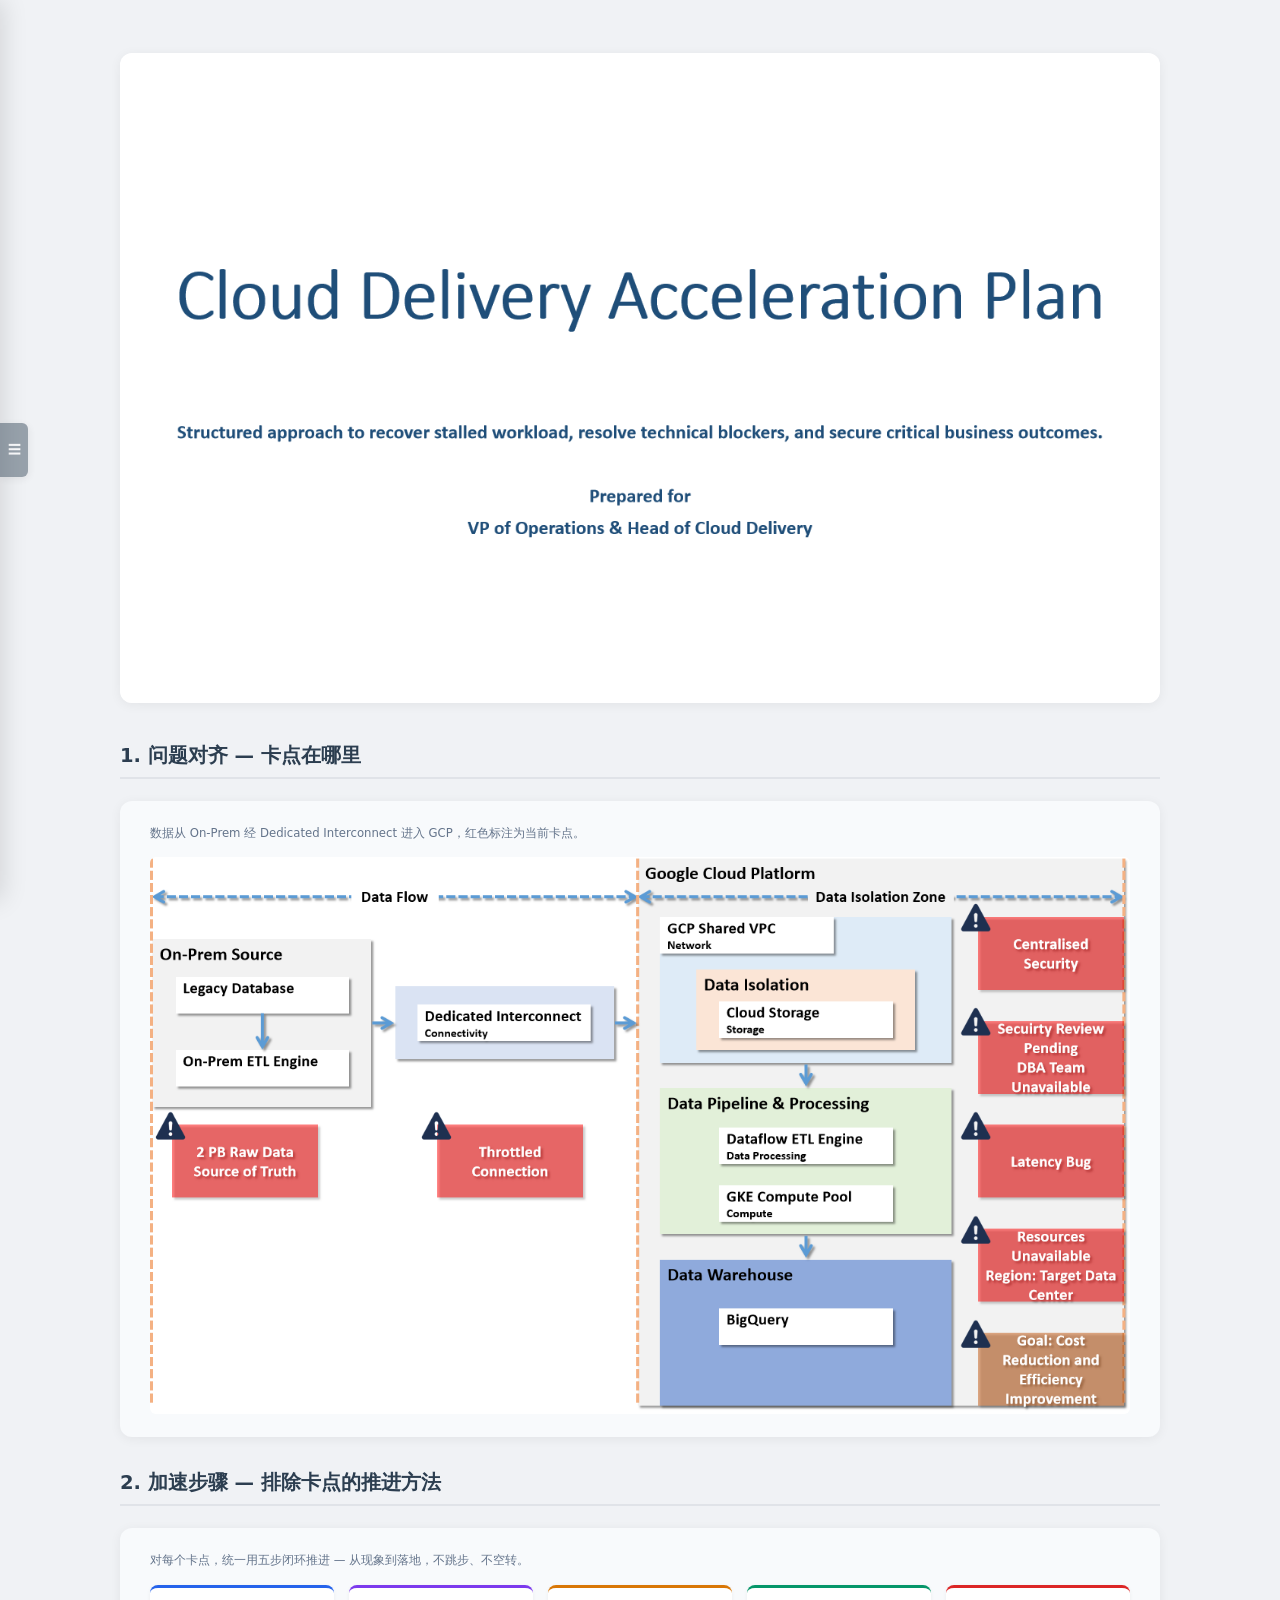
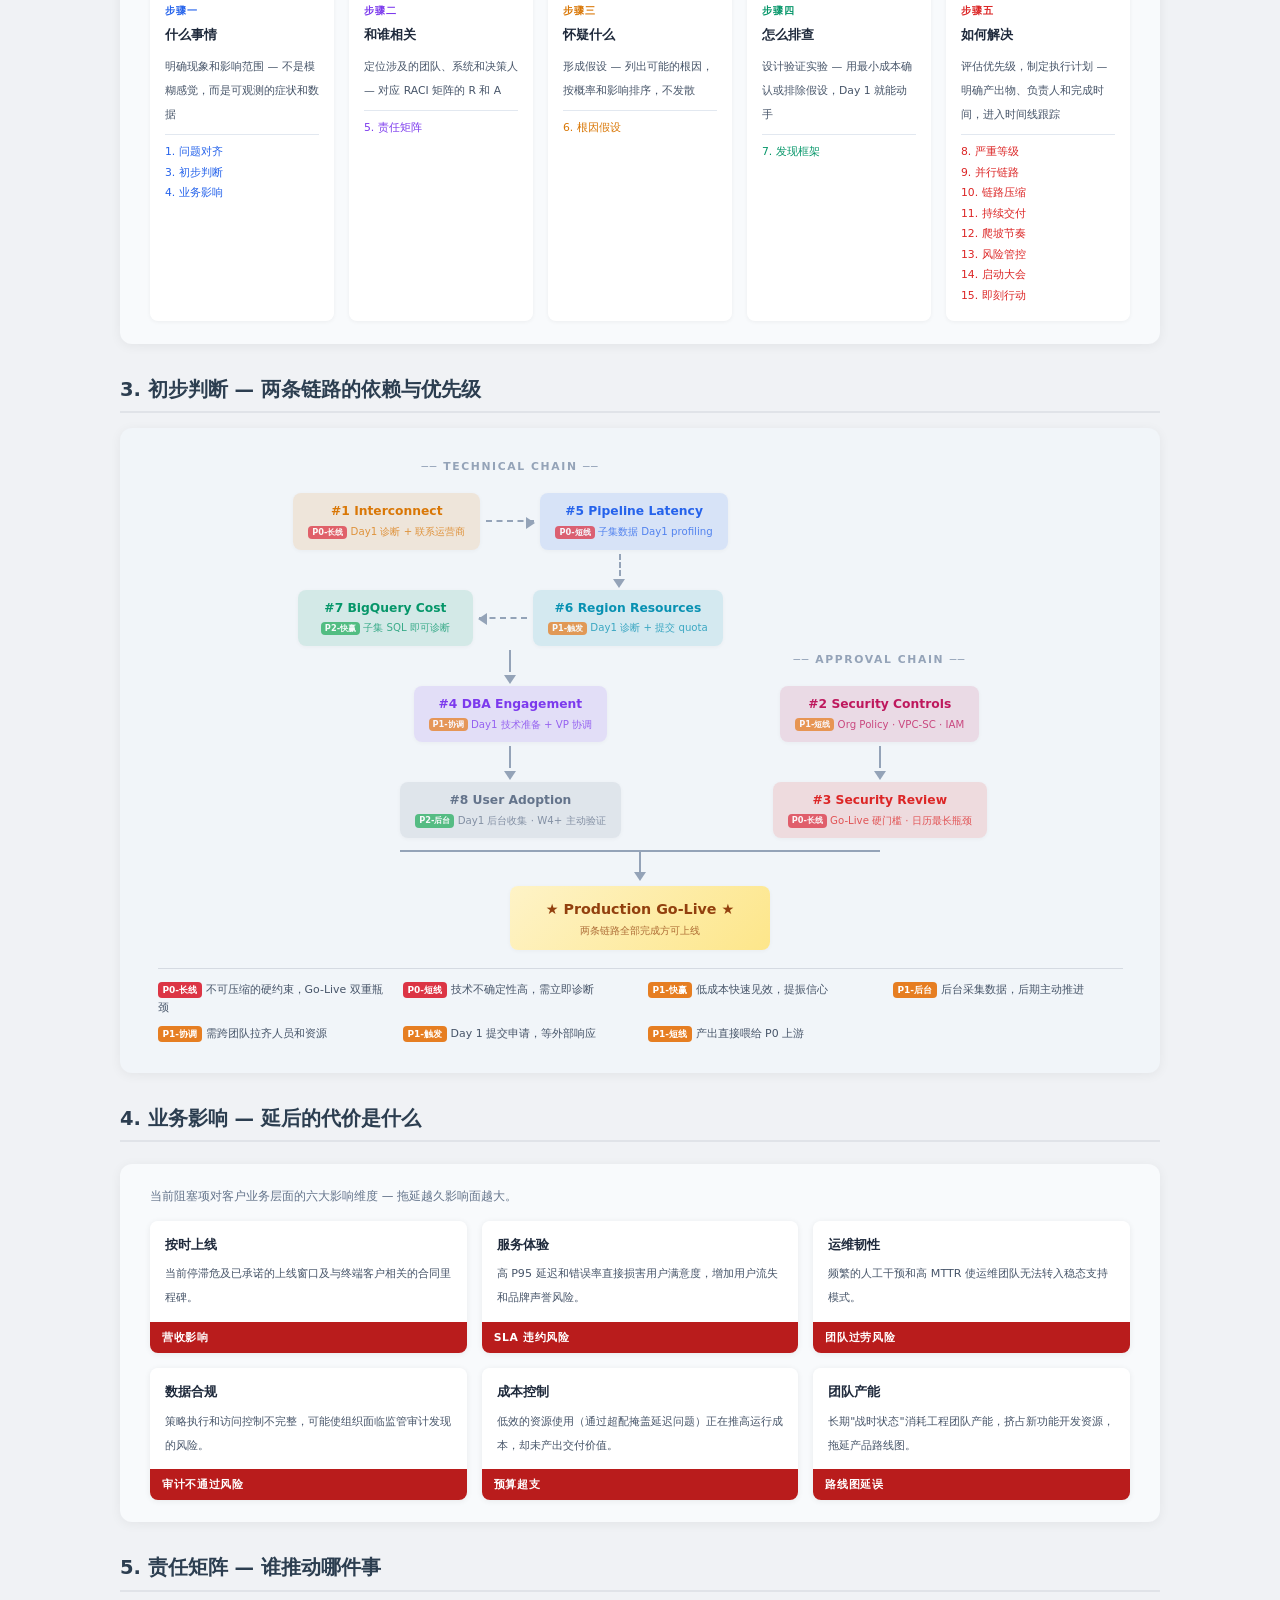
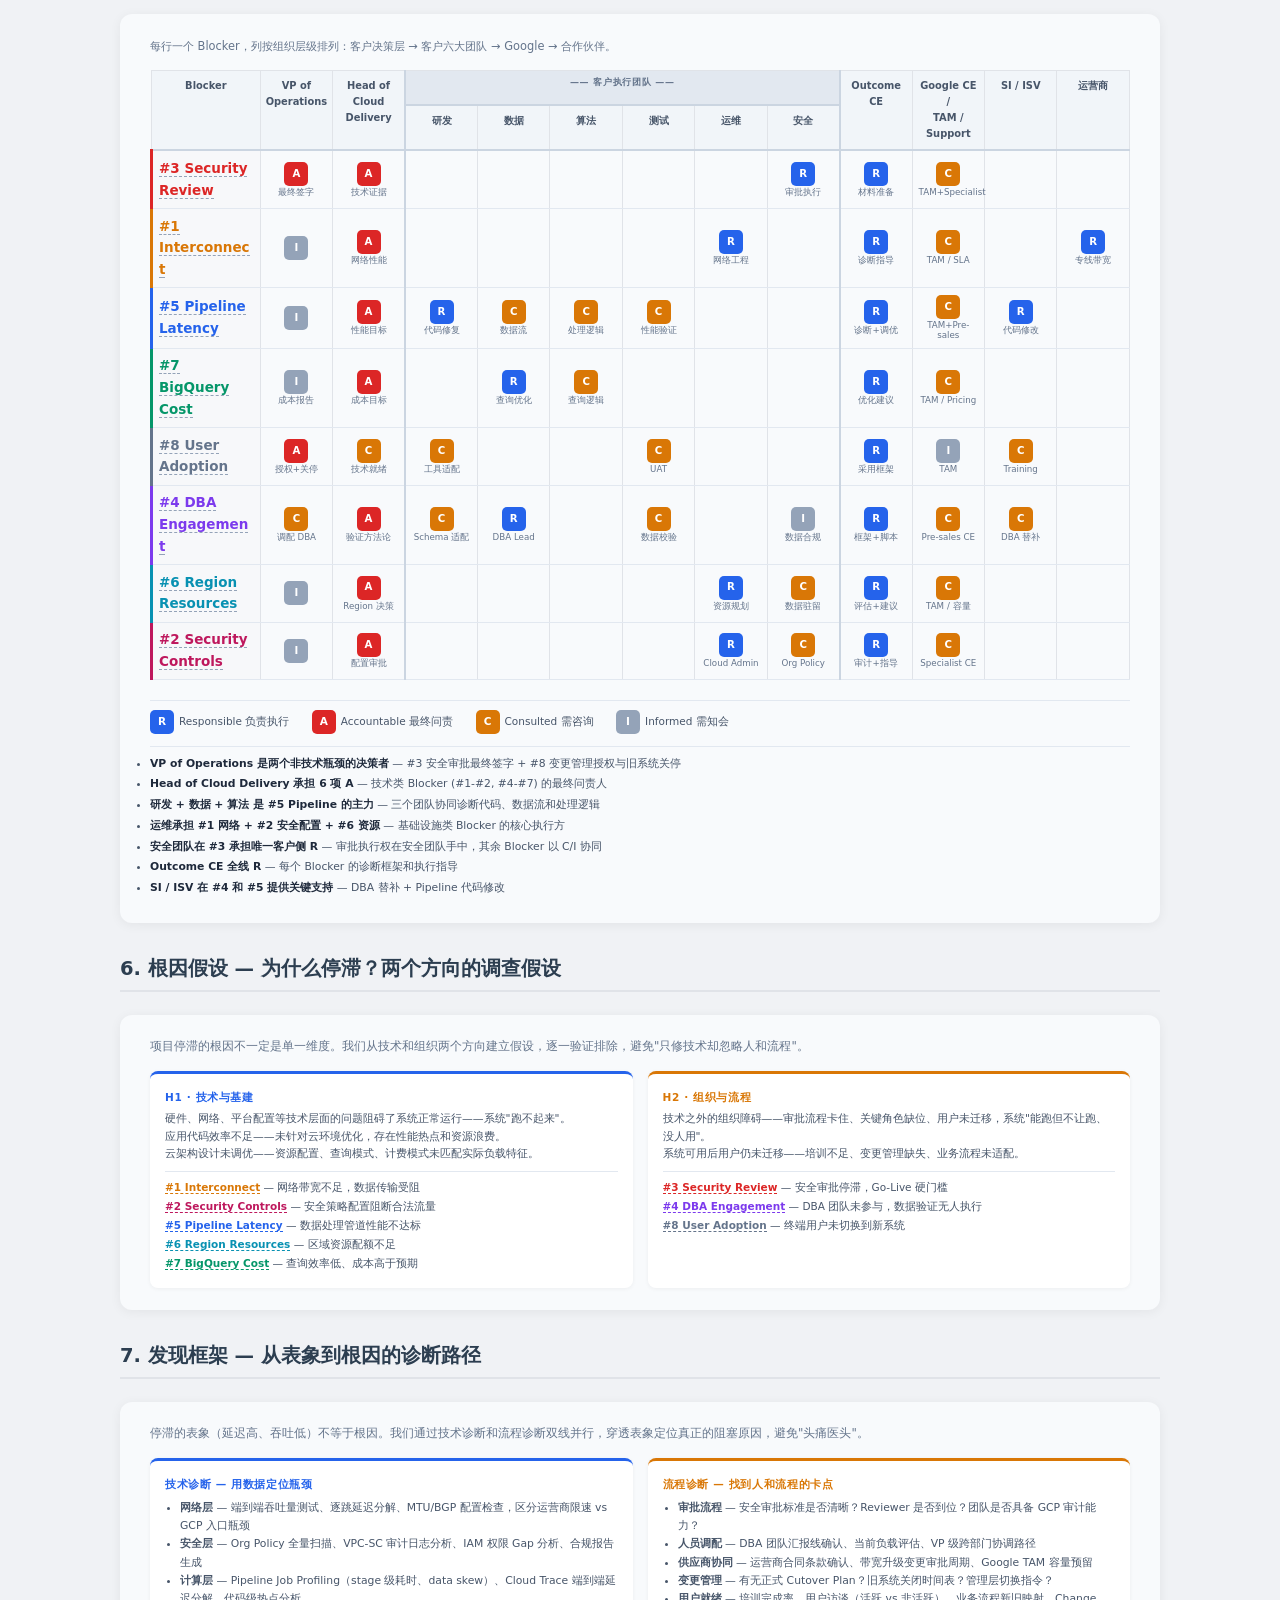
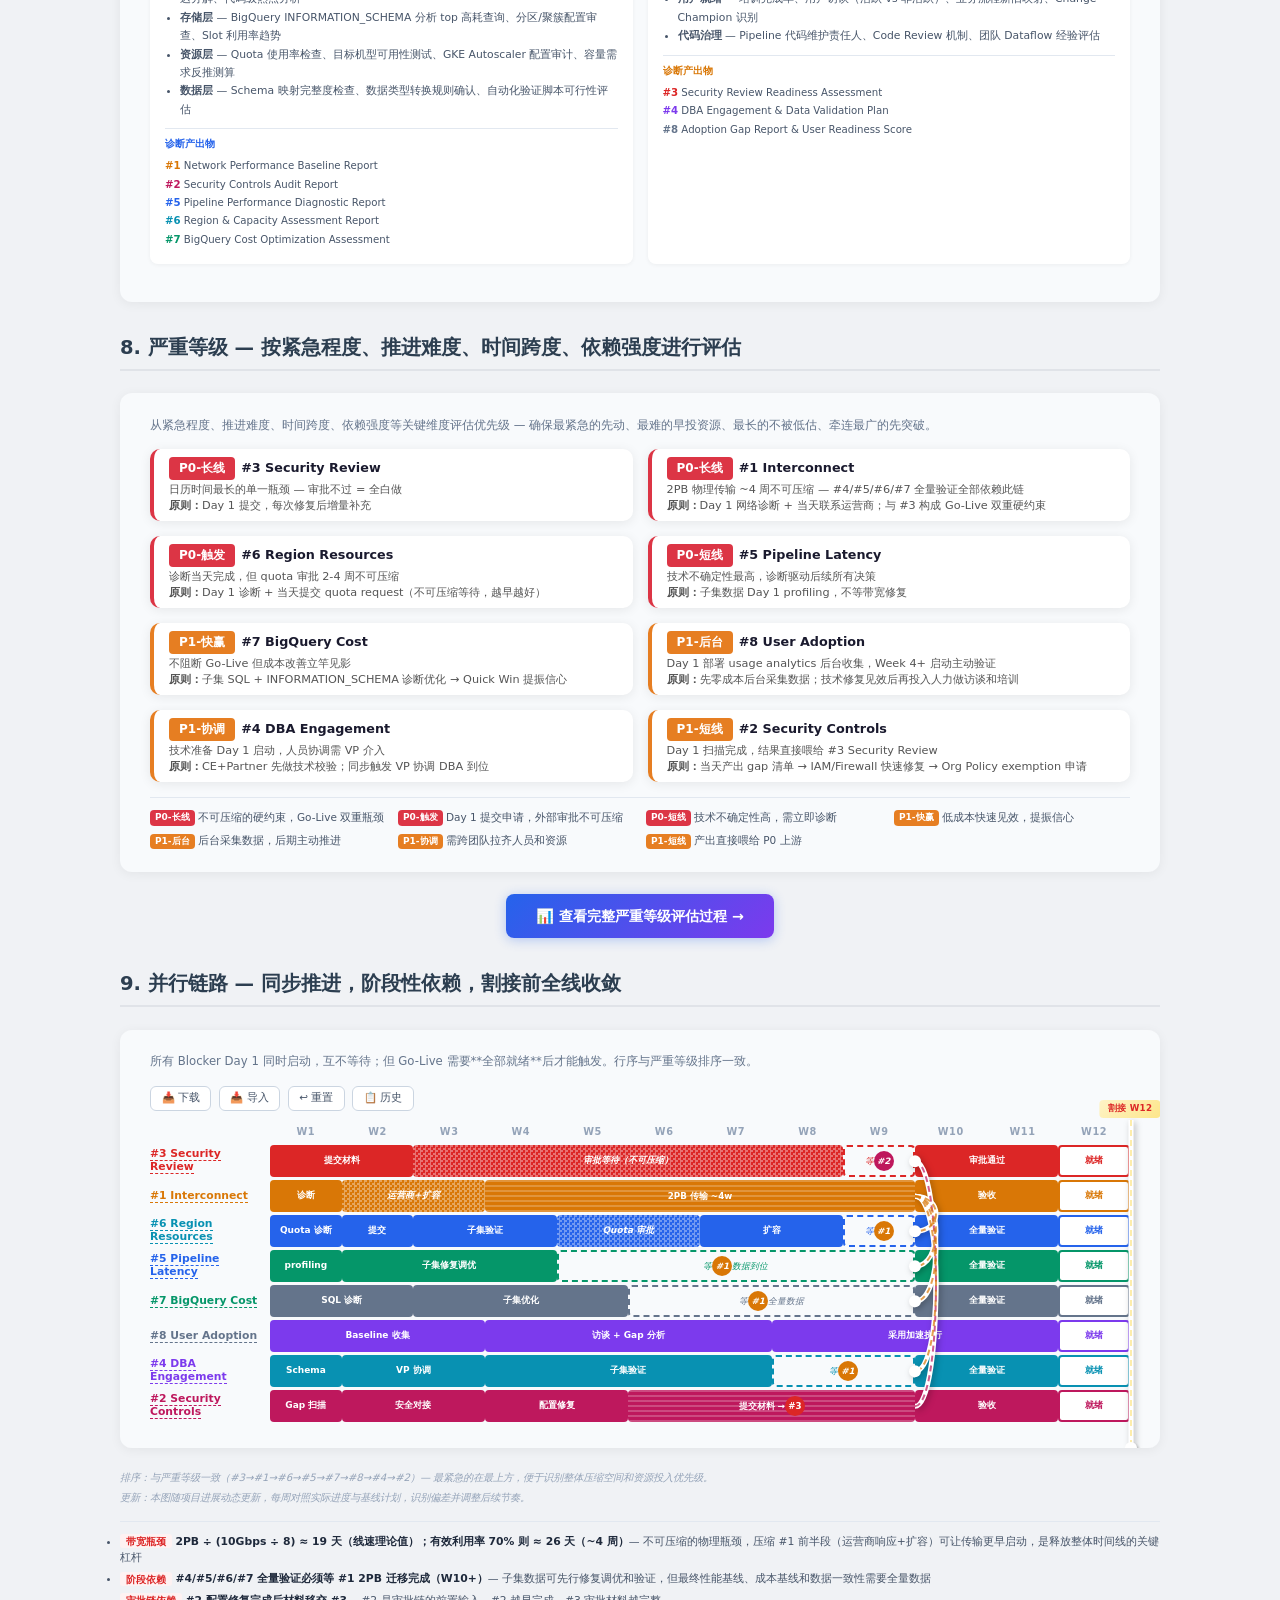
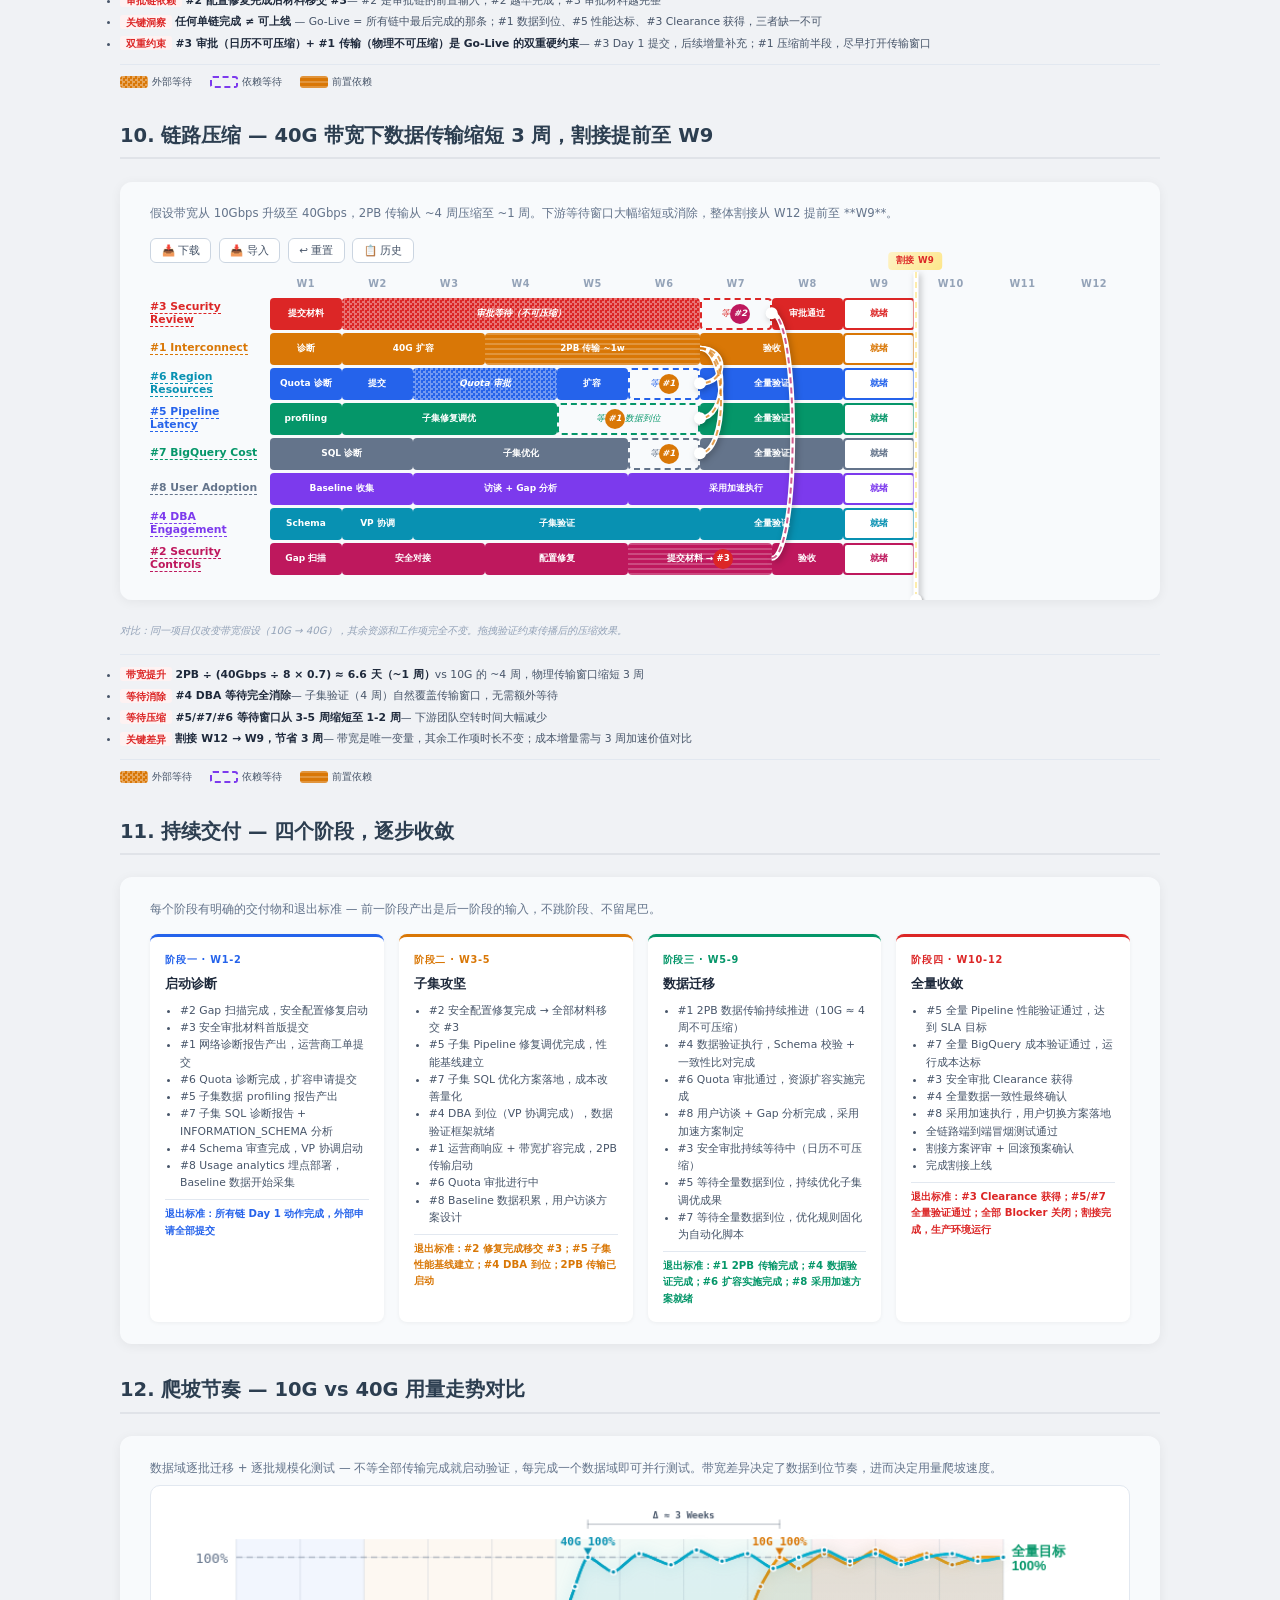
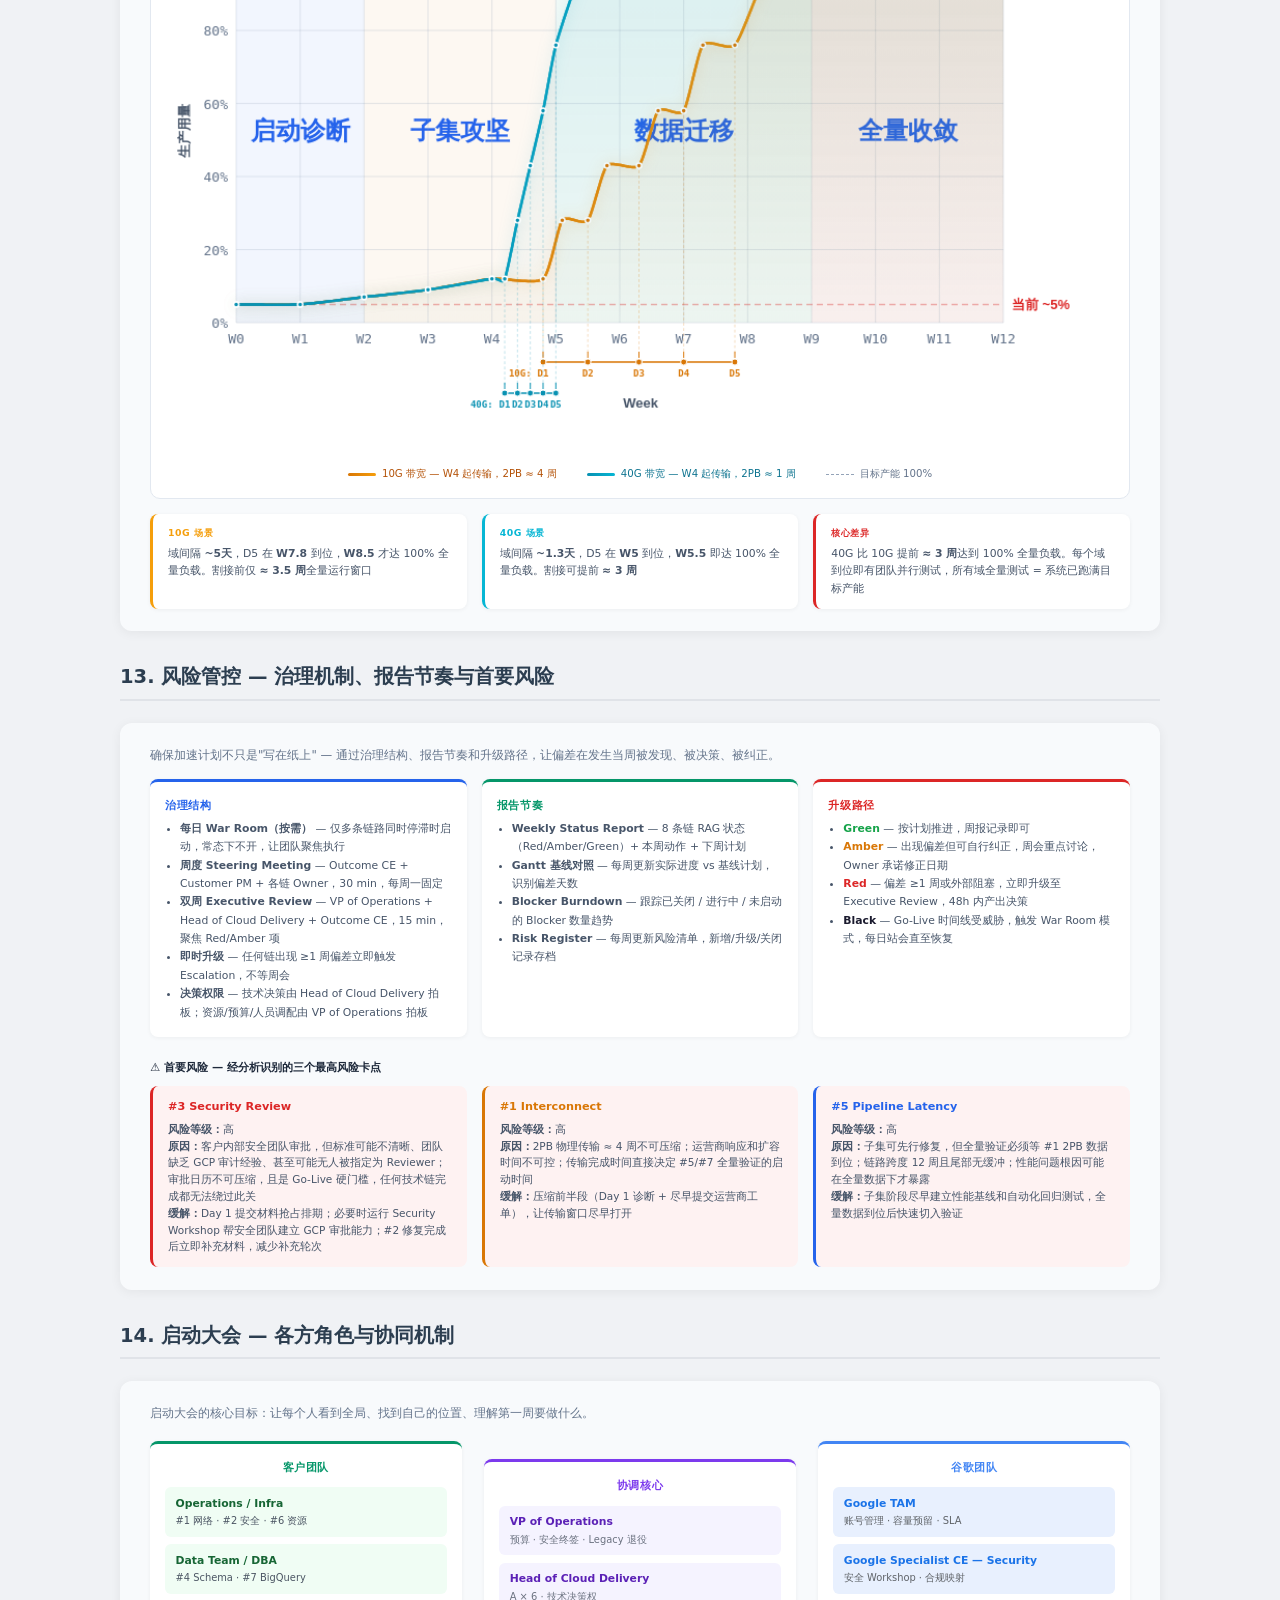
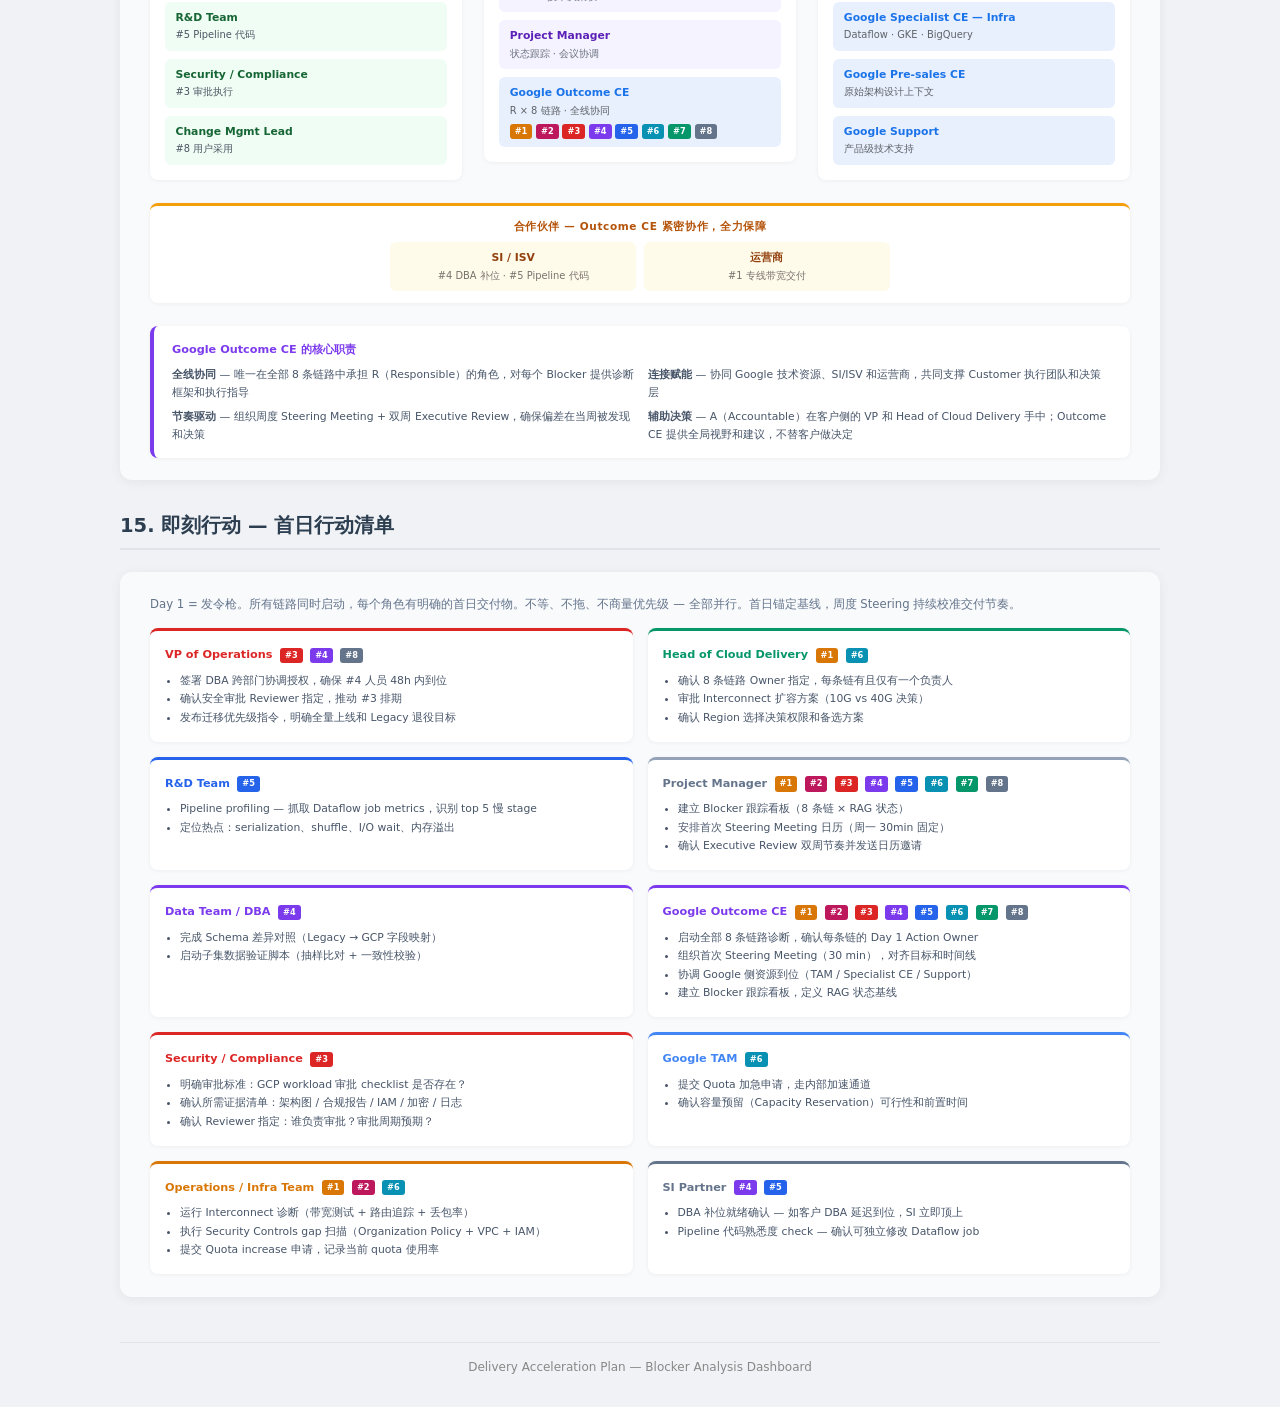
<file: index.html>
<!DOCTYPE html>
<html lang="zh-CN">
<head>
<meta charset="UTF-8"><meta name="viewport" content="width=device-width,initial-scale=1">
<title>Delivery Acceleration Plan</title>
<link rel="stylesheet" href="style.css">
<style>
/* Flowchart layout */
.fc{background:#f1f5f9;border-radius:12px;padding:2rem 2.5rem;box-shadow:0 2px 12px rgba(0,0,0,.06);overflow-x:auto}
.fc-body{display:flex;gap:3rem;justify-content:center}
.fc-col{display:flex;flex-direction:column;align-items:center}
.fc-col-title{font-size:.72rem;font-weight:700;letter-spacing:.15em;color:#94a3b8;text-transform:uppercase;margin-bottom:1.2rem;white-space:nowrap}
.fc-pair{display:flex;align-items:center;gap:0}
/* Nodes */
.fc-n{display:block;padding:.6rem 1rem;border-radius:8px;text-align:center;text-decoration:none;min-width:175px;box-shadow:0 1px 4px rgba(0,0,0,.04);transition:transform .12s,box-shadow .12s}
.fc-n:hover{transform:translateY(-1px);box-shadow:0 4px 14px rgba(0,0,0,.1)}
.fc-n b{display:block;font-size:.82rem;white-space:nowrap}
.fc-n small{display:block;font-size:.68rem;margin-top:.15rem;opacity:.75}
.fc-n.nc-a{background:rgba(220,38,38,.12);color:#dc2626}
.fc-n.nc-b{background:rgba(217,119,6,.12);color:#d97706}
.fc-n.nc-c{background:rgba(37,99,235,.12);color:#2563eb}
.fc-n.nc-d{background:rgba(5,150,105,.12);color:#059669}
.fc-n.nc-e{background:rgba(100,116,139,.12);color:#64748b}
.fc-n.nc-f{background:rgba(124,58,237,.12);color:#7c3aed}
.fc-n.nc-g{background:rgba(8,145,178,.12);color:#0891b2}
.fc-n.nc-h{background:rgba(190,24,93,.12);color:#be185d}
.fc-n.ngl{background:linear-gradient(135deg,#fef3c7,#fde68a);color:#92400e;min-width:260px;padding:.75rem 1.2rem}
.fc-n.ngl b{font-size:.95rem}
/* Horizontal arrow (CSS-drawn, right-pointing) */
.fc-harr{position:relative;width:48px;height:2px;background:#94a3b8;flex-shrink:0;margin:0 .4rem;align-self:center}
.fc-harr::after{content:'';position:absolute;right:-1px;top:-5px;border-top:6px solid transparent;border-bottom:6px solid transparent;border-left:9px solid #94a3b8}
/* Horizontal arrow dashed (right-pointing) */
.fc-harr.dash{background:none;border-top:2px dashed #94a3b8;height:0}
/* Horizontal arrow reversed (left-pointing, dashed) */
.fc-harr.rev{background:none;border-top:2px dashed #94a3b8;height:0}
.fc-harr.rev::after{right:auto;left:-1px;top:-6px;border-left:none;border-right:9px solid #94a3b8}
/* Vertical arrow (CSS-drawn line + arrowhead) */
.fc-varr{position:relative;text-align:center;padding:.5rem 0;min-height:40px;width:100%}
.fc-varr::before{content:'';position:absolute;left:50%;top:4px;height:calc(100% - 18px);width:2px;background:#94a3b8;transform:translateX(-50%)}
.fc-varr::after{content:'';position:absolute;left:50%;bottom:2px;transform:translateX(-50%);border-left:6px solid transparent;border-right:6px solid transparent;border-top:9px solid #94a3b8}
.fc-varr em{position:relative;z-index:1;font-style:normal;font-size:.64rem;color:#8896a7;background:#f1f5f9;padding:0 .5rem;display:inline-block;margin-top:4px}
.fc-varr.dash::before{background:none;border-left:2px dashed #94a3b8;width:0;left:calc(50% - 1px);transform:none}
.fc-varr.align-r::before{left:75%;transform:translateX(-50%)}
.fc-varr.align-r::after{left:75%;transform:translateX(-50%)}
.fc-varr.align-r.dash::before{left:75%;transform:none}
/* Note */
.fc-note{font-size:.64rem;color:#94a3b8;text-align:center;padding:.4rem 0;line-height:1.4}
/* Merge: horizontal bar + shaft + arrowhead → Go-Live */
.fc-merge{display:flex;flex-direction:column;align-items:center;margin-top:.3rem;padding-top:.5rem}
.fc-merge-bar{width:70%;max-width:480px;height:2px;background:#94a3b8}
.fc-merge-shaft{width:2px;height:22px;background:#94a3b8;position:relative}
.fc-merge-shaft::after{content:'';position:absolute;bottom:-7px;left:-5px;border-left:6px solid transparent;border-right:6px solid transparent;border-top:9px solid #94a3b8}
/* Legend */
.fc-legend{display:grid;grid-template-columns:repeat(4,1fr);gap:.6rem 1rem;margin-top:1.2rem;padding-top:.8rem;border-top:1px solid #d5dae2}
.fc-legend span{font-size:.73rem;color:#475569}
.fc-legend .badge{color:#fff}
.fc-legend i{display:inline-block;width:10px;height:10px;border-radius:3px;margin-right:4px;vertical-align:middle;font-style:normal}

/* ── Gantt Timeline ── */
.gt{background:#f8fafc;border-radius:12px;padding:1.5rem 2rem;box-shadow:0 2px 12px rgba(0,0,0,.06);overflow-x:auto;margin:1.5rem 0}
.gt h3{margin:0 0 .2rem;font-size:1.05rem}
.gt>p{font-size:.78rem;color:#64748b;margin:0 0 1rem}
.gt-wrap{min-width:880px;position:relative}
.gt-cutover{position:absolute;right:0;top:0;bottom:0;width:10px;background:transparent;cursor:col-resize;z-index:10;box-sizing:content-box}
.gt-cutover svg{position:absolute;right:-4px;top:0;width:6px;height:100%;overflow:visible;filter:drop-shadow(2px 2px 3px rgba(0,0,0,.25))}
.gt-cutover .cut-halo{stroke:#fff;stroke-width:5}
.gt-cutover .cut-line{stroke:#fde68a;stroke-width:2;stroke-dasharray:6,4;opacity:.7;transition:stroke .15s,opacity .15s}
.gt-cutover:hover .cut-line{stroke:#fcd34d;opacity:.9}
.gt-cutover.cut-drag .cut-line{stroke:#fcd34d;stroke-dasharray:none;opacity:.9}
.gt-cutover.cut-drag .cut-halo{}
.gt-cutover .cut-dot{position:absolute;right:0;bottom:0;width:12px;height:12px;border-radius:50%;background:#fff;box-shadow:2px 2px 3px rgba(0,0,0,.25);transform:translate(7px,6px)}
.gt-cutover:hover .cut-dot{background:#fff}
.gt-cutover.cut-drag .cut-dot{background:#fff}
.gt-cutover span{position:absolute;bottom:100%;right:0;transform:translateX(calc(50%));margin-bottom:2px;font-size:.58rem;font-weight:700;color:#dc2626;white-space:nowrap;letter-spacing:.04em;background:linear-gradient(135deg,#fef3c7,#fde68a);padding:2px 8px;border-radius:4px}
/* Header row */
.gt-hdr{display:grid;grid-template-columns:120px repeat(12,1fr);gap:0;margin-bottom:.15rem}
.gt-hdr span{font-size:.65rem;font-weight:700;color:#94a3b8;text-align:center;padding:.25rem 0;letter-spacing:.06em}
.gt-hdr span:first-child{text-align:left;color:#475569}
/* Chain rows */
.gt-row{display:grid;grid-template-columns:120px repeat(12,1fr);gap:0;margin-bottom:3px;align-items:center;min-height:32px}
.gt-label{font-size:.72rem;font-weight:700;line-height:1.2;padding-right:.5rem}
.gt-label small{display:block;font-weight:400;font-size:.62rem;opacity:.7;margin-top:1px}
/* Segment base */
.gt-seg{border-radius:4px;padding:2px 6px;font-size:.6rem;font-weight:600;text-align:center;line-height:1.5;white-space:nowrap;overflow:hidden;text-overflow:ellipsis;min-height:32px;display:flex;align-items:center;justify-content:center}
/* Active: solid fill */
.gt-act{color:#fff}
/* External wait: stripe pattern */
.gt-ext{background-image:repeating-conic-gradient(rgba(255,255,255,.35) 0% 25%,transparent 0% 50%)!important;background-size:5px 5px!important;color:#fff;font-style:italic}
/* Blocked: done but waiting for other chains */
.gt-blk{border:2px dashed;background:transparent!important;font-style:italic;font-weight:500;font-size:.58rem}
/* Done/Ready: white fill + solid border */
.gt-done{background:#fff!important;border:2px solid;font-weight:700;font-size:.6rem}
/* Critical bandwidth warning */
.gt-crit{background:#d97706 repeating-linear-gradient(0deg,rgba(255,255,255,.22) 0,rgba(255,255,255,.22) 2.5px,transparent 2.5px,transparent 5px)!important;color:#fff!important;font-weight:700;font-size:.58rem}
/* Row colors — 8 distinct, ordered by critical path length */
.gc-1 .gt-act,.gc-1 .gt-ext{background-color:#dc2626}.gc-1 .gt-blk{border-color:#dc2626;color:#dc2626}.gc-1 .gt-done{border-color:#dc2626;color:#dc2626}/* A #3 */
.gc-2 .gt-act,.gc-2 .gt-ext{background-color:#d97706}.gc-2 .gt-blk{border-color:#d97706;color:#d97706}.gc-2 .gt-done{border-color:#d97706;color:#d97706}/* B #1 */
.gc-3 .gt-act,.gc-3 .gt-ext{background-color:#2563eb}.gc-3 .gt-blk{border-color:#2563eb;color:#2563eb}.gc-3 .gt-done{border-color:#2563eb;color:#2563eb}/* C #5 */
.gc-4 .gt-act,.gc-4 .gt-ext{background-color:#059669}.gc-4 .gt-blk{border-color:#059669;color:#059669}.gc-4 .gt-done{border-color:#059669;color:#059669}/* D #7 */
.gc-5 .gt-act,.gc-5 .gt-ext{background-color:#64748b}.gc-5 .gt-blk{border-color:#64748b;color:#64748b}.gc-5 .gt-done{border-color:#64748b;color:#64748b}/* E #8 */
.gc-6 .gt-act,.gc-6 .gt-ext{background-color:#7c3aed}.gc-6 .gt-blk{border-color:#7c3aed;color:#7c3aed}.gc-6 .gt-done{border-color:#7c3aed;color:#7c3aed}/* F #4 */
.gc-7 .gt-act,.gc-7 .gt-ext{background-color:#0891b2}.gc-7 .gt-blk{border-color:#0891b2;color:#0891b2}.gc-7 .gt-done{border-color:#0891b2;color:#0891b2}/* G #6 */
.gc-8 .gt-act,.gc-8 .gt-ext{background-color:#be185d}.gc-8 .gt-blk{border-color:#be185d;color:#be185d}.gc-8 .gt-done{border-color:#be185d;color:#be185d}/* H #2 */
/* Go-Live convergence row */
.gt-conv{display:grid;grid-template-columns:120px repeat(12,1fr);gap:0;margin-top:0;align-items:center;min-height:32px}
.gt-conv-bar{grid-column:12/14;background:linear-gradient(135deg,#fef3c7,#fde68a);border-radius:4px;padding:2px 6px;font-size:.6rem;font-weight:700;color:#92400e;text-align:center;min-height:32px;display:flex;align-items:center;justify-content:center}
/* Convergence lines */
.gt-conv-zone{position:relative;grid-column:11/12;display:flex;align-items:center;justify-content:flex-end}
.gt-conv-zone::after{content:'';display:block;width:0;height:0;border-top:6px solid transparent;border-bottom:6px solid transparent;border-left:8px solid #d97706}
/* Annotations */
.gt-notes{margin-top:1rem;padding-top:.8rem;border-top:1px solid #e2e8f0}
.gt-notes li{font-size:.72rem;color:#475569;margin-bottom:.35rem;line-height:1.5}
.gt-notes li b{color:#1e293b}
.gt-notes li em{font-style:normal;background:#fef2f2;color:#dc2626;padding:.1rem .4rem;border-radius:3px;font-size:.66rem;font-weight:600}
/* Gantt legend */
.gt-legend{display:flex;gap:1.2rem;flex-wrap:wrap;margin-top:.8rem;padding-top:.6rem;border-top:1px solid #e2e8f0}
.gt-legend span{font-size:.68rem;color:#475569;display:flex;align-items:center;gap:4px}
.gt-legend i{display:inline-block;width:28px;height:12px;border-radius:3px;font-style:normal}
.gt-legend i.leg-ext{background:#d97706;background-image:repeating-conic-gradient(rgba(255,255,255,.35) 0% 25%,transparent 0% 50%);background-size:5px 5px}
.gt-legend i.leg-blk{background:transparent;border:2px dashed #7c3aed}
.gt-legend i.leg-crit{background:#d97706;background-image:repeating-linear-gradient(0deg,rgba(255,255,255,.22) 0,rgba(255,255,255,.22) 2.5px,transparent 2.5px,transparent 5px)}
/* SVG overlay for dependency arcs */
.g2-svg{position:absolute;top:0;left:0;width:100%;height:100%;pointer-events:none;z-index:5;overflow:visible;filter:drop-shadow(2px 2px 3px rgba(0,0,0,.25))}
.g2-hl{box-shadow:0 0 0 2px rgba(217,119,6,.5)!important}

/* ── RACI Matrix ── */
.raci{background:#f8fafc;border-radius:12px;padding:1.5rem 2rem;box-shadow:0 2px 12px rgba(0,0,0,.06);overflow-x:auto;margin:1.5rem 0}
.raci h3{margin:0 0 .2rem;font-size:1.05rem}
.raci>p{font-size:.76rem;color:#64748b;margin:0 0 1rem}
.raci table{width:100%;border-collapse:collapse;font-size:.72rem;min-width:960px;table-layout:fixed}
.raci col.col-blocker{width:12%}
.raci col.col-eq{width:8%}
.raci thead th{background:#f1f5f9;font-weight:700;color:#475569;font-size:.66rem;white-space:normal;word-break:break-word;padding:.5rem .3rem;border-bottom:2px solid #cbd5e1;text-align:center}
.raci colgroup.cg-team{border-left:2px solid #cbd5e1;border-right:2px solid #cbd5e1}
.raci .th-group{background:#e2e8f0;font-size:.6rem;letter-spacing:.08em;text-transform:uppercase;color:#64748b;padding:.3rem .2rem}
.raci tbody td,.raci tbody th{padding:.45rem .4rem;border-bottom:1px solid #e2e8f0;text-align:center;vertical-align:middle}
.raci tbody th{text-align:left;font-weight:600;white-space:normal;word-break:break-word}
.raci tbody th a{color:inherit;text-decoration:none;border-bottom:1px dashed #94a3b8}
.raci tbody th a:hover{color:#2563eb;border-bottom-color:#2563eb}
.raci tbody tr:hover{background:#f1f5f9}
.raci tbody td small{display:block;font-size:.58rem;color:#64748b;margin-top:1px;line-height:1.2}
/* RACI badges */
.rb{display:inline-flex;align-items:center;justify-content:center;width:24px;height:24px;border-radius:5px;font-size:.68rem;font-weight:800;color:#fff}
.rb-r{background:#2563eb}
.rb-a{background:#dc2626}
.rb-c{background:#d97706}
.rb-i{background:#94a3b8}
/* RACI legend */
.raci-legend{display:flex;gap:1.5rem;flex-wrap:wrap;margin-top:.8rem;padding-top:.6rem;border-top:1px solid #e2e8f0}
.raci-legend span{font-size:.7rem;color:#475569;display:flex;align-items:center;gap:5px}
.raci-legend .rb{color:#fff}
/* RACI insights */
.raci-notes{margin-top:.8rem;padding-top:.6rem;border-top:1px solid #e2e8f0}
.raci-notes li{font-size:.72rem;color:#475569;margin-bottom:.3rem;line-height:1.5}
.raci-notes li b{color:#1e293b}
/* Chain color left-border on RACI rows */
.raci tbody tr{border-left:3px solid transparent}
.rc-1{border-left-color:#dc2626!important}/* A #3 */
.rc-2{border-left-color:#d97706!important}/* B #1 */
.rc-3{border-left-color:#2563eb!important}/* C #5 */
.rc-4{border-left-color:#059669!important}/* D #7 */
.rc-5{border-left-color:#64748b!important}/* E #8 */
.rc-6{border-left-color:#7c3aed!important}/* F #4 */
.rc-7{border-left-color:#0891b2!important}/* G #6 */
.rc-8{border-left-color:#be185d!important}/* H #2 */
.raci tbody th .chain-tag{display:inline-block;font-size:.56rem;font-weight:800;color:#fff;border-radius:3px;padding:0 4px;line-height:1.5;margin-right:2px;vertical-align:middle}

/* ── Architecture Diagram ── */
.arch{background:#f8fafc;border-radius:12px;padding:1.5rem 2rem;box-shadow:0 2px 12px rgba(0,0,0,.06);margin:1.5rem 0}
.arch h3{margin:0 0 .2rem;font-size:1.05rem}
.arch>p{font-size:.78rem;color:#64748b;margin:0 0 1rem}
.arch img{width:100%;height:auto;display:block;border-radius:6px}

/* ── Business Outcomes at Risk ── */
.biz{background:#f8fafc;border-radius:12px;padding:1.5rem 2rem;box-shadow:0 2px 12px rgba(0,0,0,.06);margin:1.5rem 0}
.biz h3{margin:0 0 .2rem;font-size:1.05rem}
.biz>p{font-size:.78rem;color:#64748b;margin:0 0 1rem}
.biz-grid{display:grid;grid-template-columns:repeat(3,1fr);gap:1rem}
.biz-card{border-radius:8px;overflow:hidden;box-shadow:0 1px 6px rgba(0,0,0,.07);display:flex;flex-direction:column;transition:transform .12s,box-shadow .12s}
.biz-card:hover{transform:translateY(-2px);box-shadow:0 4px 16px rgba(0,0,0,.1)}
.biz-card-body{background:#fff;padding:.9rem 1rem;flex:1}
.biz-card-body b{display:block;font-size:.88rem;color:#1e293b;margin-bottom:.35rem}
.biz-card-body span{font-size:.74rem;color:#475569;line-height:1.5}
.biz-card-tag{background:#b91c1c;padding:.45rem .8rem;font-size:.72rem;font-weight:700;color:#fff;letter-spacing:.06em}

/* ── Side Nav ── */
.snav-btn{position:fixed;left:0;top:50%;transform:translateY(-50%);z-index:200;width:28px;height:54px;background:var(--accent);color:#fff;border:none;border-radius:0 6px 6px 0;cursor:pointer;font-size:.85rem;line-height:1;display:flex;align-items:center;justify-content:center;box-shadow:1px 2px 8px rgba(0,0,0,.15);opacity:.45;transition:opacity .2s,width .15s}
.snav-btn:hover{opacity:.85}
.snav-btn.open{opacity:.9}
/* Panel */
.snav-panel{position:fixed;left:0;top:0;bottom:0;width:220px;background:#fff;box-shadow:3px 0 24px rgba(0,0,0,.12);z-index:199;transform:translateX(-100%);transition:transform .25s ease;display:flex;flex-direction:column;padding:1.5rem 0}
.snav-panel.open{transform:translateX(0)}
.snav-panel .snav-title{font-size:.7rem;font-weight:700;color:var(--text3);text-transform:uppercase;letter-spacing:.1em;padding:0 1.2rem .6rem;border-bottom:1px solid var(--border)}
.snav-panel a{display:flex;align-items:center;gap:.5rem;padding:.55rem 1.2rem;font-size:.82rem;font-weight:500;color:var(--text2);text-decoration:none;transition:background .12s,color .12s;border-left:3px solid transparent}
.snav-panel a:hover{background:#f1f5f9;color:var(--accent)}
.snav-panel a.active{background:#f1f5f9;color:var(--accent);font-weight:700;border-left-color:var(--accent)}
.snav-panel a .snav-num{font-size:.65rem;font-weight:700;color:var(--text3);min-width:14px}
/* Backdrop */
.snav-backdrop{position:fixed;inset:0;z-index:198;background:rgba(0,0,0,.08);opacity:0;pointer-events:none;transition:opacity .25s}
.snav-backdrop.open{opacity:1;pointer-events:auto}
</style>
</head>
<body>

<!-- ===== Cover ===== -->
<div style="text-align:center;margin:1.5rem 0">
<img src="first.png" alt="Cloud Delivery Acceleration Plan — Structured approach to recover stalled workload, resolve technical blockers, and secure critical business outcomes. Prepared for VP of Operations &amp; Head of Cloud Delivery" style="max-width:100%;border-radius:12px;box-shadow:0 2px 12px rgba(0,0,0,.06)">
</div>

<!-- ===== Architecture Diagram ===== -->
<h2 id="sec-arch">1. 问题对齐 — 卡点在哪里</h2>
<div class="arch">
<p>数据从 On-Prem 经 Dedicated Interconnect 进入 GCP，红色标注为当前卡点。</p>
<img src="architecture.png" alt="GCP Architecture Diagram — On-Prem Source → Dedicated Interconnect → Google Cloud Platform (VPC, Pipeline, BigQuery) with Blocker indicators">
</div><!-- /arch -->

<!-- ===== Acceleration Method ===== -->
<h2 id="sec-method">2. 加速步骤 — 排除卡点的推进方法</h2>
<div style="background:#f8fafc;border-radius:12px;padding:1.5rem 2rem;box-shadow:0 2px 12px rgba(0,0,0,.06);margin:1.5rem 0">
<p style="font-size:.78rem;color:#64748b;margin:0 0 1rem">对每个卡点，统一用五步闭环推进 — 从现象到落地，不跳步、不空转。</p>
<div style="display:grid;grid-template-columns:repeat(5,1fr);gap:1rem">

  <div style="background:#fff;border-radius:8px;padding:1rem;box-shadow:0 1px 4px rgba(0,0,0,.05);border-top:3px solid #2563eb">
    <div style="font-size:.65rem;font-weight:700;color:#2563eb;letter-spacing:.08em;margin-bottom:.4rem">步骤一</div>
    <b style="font-size:.88rem;color:#1e293b;display:block;margin-bottom:.5rem">什么事情</b>
    <span style="font-size:.72rem;color:#475569;line-height:1.5">明确现象和影响范围 — 不是模糊感觉，而是可观测的症状和数据</span>
    <div style="margin-top:.6rem;padding-top:.5rem;border-top:1px solid #e2e8f0;font-size:.72rem;line-height:1.9">
      <a href="#sec-arch" style="display:block;color:#2563eb;text-decoration:none">1. 问题对齐</a>
      <a href="#sec-dep" style="display:block;color:#2563eb;text-decoration:none">3. 初步判断</a>
      <a href="#sec-biz" style="display:block;color:#2563eb;text-decoration:none">4. 业务影响</a>
    </div>
  </div>

  <div style="background:#fff;border-radius:8px;padding:1rem;box-shadow:0 1px 4px rgba(0,0,0,.05);border-top:3px solid #7c3aed">
    <div style="font-size:.65rem;font-weight:700;color:#7c3aed;letter-spacing:.08em;margin-bottom:.4rem">步骤二</div>
    <b style="font-size:.88rem;color:#1e293b;display:block;margin-bottom:.5rem">和谁相关</b>
    <span style="font-size:.72rem;color:#475569;line-height:1.5">定位涉及的团队、系统和决策人 — 对应 RACI 矩阵的 R 和 A</span>
    <div style="margin-top:.6rem;padding-top:.5rem;border-top:1px solid #e2e8f0;font-size:.72rem;line-height:1.9">
      <a href="#sec-raci" style="display:block;color:#7c3aed;text-decoration:none">5. 责任矩阵</a>
    </div>
  </div>

  <div style="background:#fff;border-radius:8px;padding:1rem;box-shadow:0 1px 4px rgba(0,0,0,.05);border-top:3px solid #d97706">
    <div style="font-size:.65rem;font-weight:700;color:#d97706;letter-spacing:.08em;margin-bottom:.4rem">步骤三</div>
    <b style="font-size:.88rem;color:#1e293b;display:block;margin-bottom:.5rem">怀疑什么</b>
    <span style="font-size:.72rem;color:#475569;line-height:1.5">形成假设 — 列出可能的根因，按概率和影响排序，不发散</span>
    <div style="margin-top:.6rem;padding-top:.5rem;border-top:1px solid #e2e8f0;font-size:.72rem;line-height:1.9">
      <a href="#sec-hyp" style="display:block;color:#d97706;text-decoration:none">6. 根因假设</a>
    </div>
  </div>

  <div style="background:#fff;border-radius:8px;padding:1rem;box-shadow:0 1px 4px rgba(0,0,0,.05);border-top:3px solid #059669">
    <div style="font-size:.65rem;font-weight:700;color:#059669;letter-spacing:.08em;margin-bottom:.4rem">步骤四</div>
    <b style="font-size:.88rem;color:#1e293b;display:block;margin-bottom:.5rem">怎么排查</b>
    <span style="font-size:.72rem;color:#475569;line-height:1.5">设计验证实验 — 用最小成本确认或排除假设，Day 1 就能动手</span>
    <div style="margin-top:.6rem;padding-top:.5rem;border-top:1px solid #e2e8f0;font-size:.72rem;line-height:1.9">
      <a href="#sec-disc" style="display:block;color:#059669;text-decoration:none">7. 发现框架</a>
    </div>
  </div>

  <div style="background:#fff;border-radius:8px;padding:1rem;box-shadow:0 1px 4px rgba(0,0,0,.05);border-top:3px solid #dc2626">
    <div style="font-size:.65rem;font-weight:700;color:#dc2626;letter-spacing:.08em;margin-bottom:.4rem">步骤五</div>
    <b style="font-size:.88rem;color:#1e293b;display:block;margin-bottom:.5rem">如何解决</b>
    <span style="font-size:.72rem;color:#475569;line-height:1.5">评估优先级，制定执行计划 — 明确产出物、负责人和完成时间，进入时间线跟踪</span>
    <div style="margin-top:.6rem;padding-top:.5rem;border-top:1px solid #e2e8f0;font-size:.72rem;line-height:1.9">
      <a href="#sec-list" style="display:block;color:#dc2626;text-decoration:none">8. 严重等级</a>
      <a href="#sec-gantt" style="display:block;color:#dc2626;text-decoration:none">9. 并行链路</a>
      <a href="#sec-compress" style="display:block;color:#dc2626;text-decoration:none">10. 链路压缩</a>
      <a href="#sec-phase" style="display:block;color:#dc2626;text-decoration:none">11. 持续交付</a>
      <a href="#sec-growth" style="display:block;color:#dc2626;text-decoration:none">12. 爬坡节奏</a>
      <a href="#sec-gov" style="display:block;color:#dc2626;text-decoration:none">13. 风险管控</a>
      <a href="#sec-kickoff" style="display:block;color:#dc2626;text-decoration:none">14. 启动大会</a>
      <a href="#sec-day1" style="display:block;color:#dc2626;text-decoration:none">15. 即刻行动</a>
    </div>
  </div>

</div>
</div>

<!-- ===== Side Nav ===== -->
<button class="snav-btn" id="snavBtn" aria-label="导航">&#9776;</button>
<div class="snav-backdrop" id="snavBg"></div>
<nav class="snav-panel" id="snavPanel">
  <div class="snav-title">章节导航</div>
  <a href="#sec-arch"><span class="snav-num">1</span>问题对齐</a>
  <a href="#sec-method"><span class="snav-num">2</span>加速步骤</a>
  <a href="#sec-dep"><span class="snav-num">3</span>初步判断</a>
  <a href="#sec-biz"><span class="snav-num">4</span>业务影响</a>
  <a href="#sec-raci"><span class="snav-num">5</span>责任矩阵</a>
  <a href="#sec-hyp"><span class="snav-num">6</span>根因假设</a>
  <a href="#sec-disc"><span class="snav-num">7</span>发现框架</a>
  <a href="#sec-list"><span class="snav-num">8</span>严重等级</a>
  <a href="#sec-gantt"><span class="snav-num">9</span>并行链路</a>
  <a href="#sec-compress"><span class="snav-num">10</span>链路压缩</a>
  <a href="#sec-phase"><span class="snav-num">11</span>持续交付</a>
  <a href="#sec-growth"><span class="snav-num">12</span>爬坡节奏</a>
  <a href="#sec-gov"><span class="snav-num">13</span>风险管控</a>
  <a href="#sec-kickoff"><span class="snav-num">14</span>启动大会</a>
  <a href="#sec-day1"><span class="snav-num">15</span>即刻行动</a>
</nav>

<!-- ===== Dependency Flowchart ===== -->
<h2 id="sec-dep">3. 初步判断 — 两条链路的依赖与优先级</h2>
<div class="fc">
<div class="fc-body">
  <!-- Tech Chain (left, taller) -->
  <div class="fc-col">
    <div class="fc-col-title">── Technical Chain ──</div>

    <div class="fc-pair">
      <a href="blocker1.html" class="fc-n nc-b"><b>#1 Interconnect</b><small><span class="badge badge-p0" style="font-size:.55rem;padding:0 4px">P0-长线</span> Day1 诊断 + 联系运营商</small></a>
      <div class="fc-harr dash"></div>
      <a href="blocker5.html" class="fc-n nc-c"><b>#5 Pipeline Latency</b><small><span class="badge badge-p0" style="font-size:.55rem;padding:0 4px">P0-短线</span> 子集数据 Day1 profiling</small></a>
    </div>

    <div class="fc-varr dash align-r"></div>

    <div class="fc-pair">
      <a href="blocker7.html" class="fc-n nc-d"><b>#7 BigQuery Cost</b><small><span class="badge badge-p2" style="font-size:.55rem;padding:0 4px">P2-快赢</span> 子集 SQL 即可诊断</small></a>
      <div class="fc-harr rev"></div>
      <a href="blocker6.html" class="fc-n nc-g"><b>#6 Region Resources</b><small><span class="badge badge-p1" style="font-size:.55rem;padding:0 4px">P1-触发</span> Day1 诊断 + 提交 quota</small></a>
    </div>

    <div class="fc-varr"></div>

    <a href="blocker4.html" class="fc-n nc-f"><b>#4 DBA Engagement</b><small><span class="badge badge-p1" style="font-size:.55rem;padding:0 4px">P1-协调</span> Day1 技术准备 + VP 协调</small></a>

    <div class="fc-varr"></div>

    <a href="blocker8.html" class="fc-n nc-e"><b>#8 User Adoption</b><small><span class="badge badge-h3" style="font-size:.55rem;padding:0 4px">P2-后台</span> Day1 后台收集 · W4+ 主动验证</small></a>
  </div>

  <!-- Approval Chain (right, shorter, bottom-aligned) -->
  <div class="fc-col" style="align-self:flex-end">
    <div class="fc-col-title">── Approval Chain ──</div>

    <a href="blocker2.html" class="fc-n nc-h"><b>#2 Security Controls</b><small><span class="badge badge-p1" style="font-size:.55rem;padding:0 4px">P1-短线</span> Org Policy · VPC-SC · IAM</small></a>

    <div class="fc-varr"></div>

    <a href="blocker3.html" class="fc-n nc-a"><b>#3 Security Review</b><small><span class="badge badge-p0" style="font-size:.55rem;padding:0 4px">P0-长线</span> Go-Live 硬门槛 · 日历最长瓶颈</small></a>

  </div>
</div>

<!-- Convergence: horizontal bar + shaft + arrowhead → Go-Live -->
<div class="fc-merge">
  <div class="fc-merge-bar"></div>
  <div class="fc-merge-shaft"></div>
  <div style="height:12px"></div>
  <div class="fc-n ngl"><b>★ Production Go-Live ★</b><small>两条链路全部完成方可上线</small></div>
</div>

<!-- Legend -->
<div class="fc-legend">
  <span><span class="badge badge-p0" style="font-size:.6rem;padding:1px 5px">P0-长线</span> 不可压缩的硬约束，Go-Live 双重瓶颈</span>
  <span><span class="badge badge-p0" style="font-size:.6rem;padding:1px 5px">P0-短线</span> 技术不确定性高，需立即诊断</span>
  <span><span class="badge badge-p1" style="font-size:.6rem;padding:1px 5px">P1-快赢</span> 低成本快速见效，提振信心</span>
  <span><span class="badge badge-p1" style="font-size:.6rem;padding:1px 5px">P1-后台</span> 后台采集数据，后期主动推进</span>
  <span><span class="badge badge-p1" style="font-size:.6rem;padding:1px 5px">P1-协调</span> 需跨团队拉齐人员和资源</span>
  <span><span class="badge badge-p1" style="font-size:.6rem;padding:1px 5px">P1-触发</span> Day 1 提交申请，等外部响应</span>
  <span><span class="badge badge-p1" style="font-size:.6rem;padding:1px 5px">P1-短线</span> 产出直接喂给 P0 上游</span>
</div>
</div>

<!-- ===== Business Outcomes at Risk ===== -->
<h2 id="sec-biz">4. 业务影响 — 延后的代价是什么</h2>
<div class="biz">
<p>当前阻塞项对客户业务层面的六大影响维度 — 拖延越久影响面越大。</p>
<div class="biz-grid">

  <div class="biz-card">
    <div class="biz-card-body">
      <b>按时上线</b>
      <span>当前停滞危及已承诺的上线窗口及与终端客户相关的合同里程碑。</span>
    </div>
    <div class="biz-card-tag">营收影响</div>
  </div>

  <div class="biz-card">
    <div class="biz-card-body">
      <b>服务体验</b>
      <span>高 P95 延迟和错误率直接损害用户满意度，增加用户流失和品牌声誉风险。</span>
    </div>
    <div class="biz-card-tag">SLA 违约风险</div>
  </div>

  <div class="biz-card">
    <div class="biz-card-body">
      <b>运维韧性</b>
      <span>频繁的人工干预和高 MTTR 使运维团队无法转入稳态支持模式。</span>
    </div>
    <div class="biz-card-tag">团队过劳风险</div>
  </div>

  <div class="biz-card">
    <div class="biz-card-body">
      <b>数据合规</b>
      <span>策略执行和访问控制不完整，可能使组织面临监管审计发现的风险。</span>
    </div>
    <div class="biz-card-tag">审计不通过风险</div>
  </div>

  <div class="biz-card">
    <div class="biz-card-body">
      <b>成本控制</b>
      <span>低效的资源使用（通过超配掩盖延迟问题）正在推高运行成本，却未产出交付价值。</span>
    </div>
    <div class="biz-card-tag">预算超支</div>
  </div>

  <div class="biz-card">
    <div class="biz-card-body">
      <b>团队产能</b>
      <span>长期"战时状态"消耗工程团队产能，挤占新功能开发资源，拖延产品路线图。</span>
    </div>
    <div class="biz-card-tag">路线图延误</div>
  </div>

</div>
</div><!-- /biz -->

<!-- ===== RACI Matrix ===== -->
<h2 id="sec-raci">5. 责任矩阵 — 谁推动哪件事</h2>
<div class="raci">
<p>每行一个 Blocker，列按组织层级排列：客户决策层 → 客户六大团队 → Google → 合作伙伴。</p>
<div style="overflow-x:auto">
<table>
<colgroup>
  <col class="col-blocker">
  <col class="col-eq"><col class="col-eq">
</colgroup>
<colgroup class="cg-team">
  <col class="col-eq"><col class="col-eq"><col class="col-eq">
  <col class="col-eq"><col class="col-eq"><col class="col-eq">
</colgroup>
<colgroup>
  <col class="col-eq"><col class="col-eq"><col class="col-eq"><col class="col-eq">
</colgroup>
<thead>
<tr>
  <th rowspan="2">Blocker</th>
  <th rowspan="2">VP of<br>Operations</th>
  <th rowspan="2">Head of<br>Cloud Delivery</th>
  <th colspan="6" class="th-group">—— 客户执行团队 ——</th>
  <th rowspan="2">Outcome CE</th>
  <th rowspan="2">Google CE /<br>TAM / Support</th>
  <th rowspan="2">SI / ISV</th>
  <th rowspan="2">运营商</th>
</tr>
<tr>
  <th>研发</th>
  <th>数据</th>
  <th>算法</th>
  <th>测试</th>
  <th>运维</th>
  <th>安全</th>
</tr>
</thead>
<tbody>

<tr class="rc-1">
  <th><a href="blocker3.html" style="color:#dc2626">#3 Security Review</a></th>
  <td><span class="rb rb-a">A</span><small>最终签字</small></td>
  <td><span class="rb rb-a">A</span><small>技术证据</small></td>
  <td></td>
  <td></td>
  <td></td>
  <td></td>
  <td></td>
  <td><span class="rb rb-r">R</span><small>审批执行</small></td>
  <td><span class="rb rb-r">R</span><small>材料准备</small></td>
  <td><span class="rb rb-c">C</span><small>TAM+Specialist</small></td>
  <td></td>
  <td></td>
</tr>

<tr class="rc-2">
  <th><a href="blocker1.html" style="color:#d97706">#1 Interconnect</a></th>
  <td><span class="rb rb-i">I</span></td>
  <td><span class="rb rb-a">A</span><small>网络性能</small></td>
  <td></td>
  <td></td>
  <td></td>
  <td></td>
  <td><span class="rb rb-r">R</span><small>网络工程</small></td>
  <td></td>
  <td><span class="rb rb-r">R</span><small>诊断指导</small></td>
  <td><span class="rb rb-c">C</span><small>TAM / SLA</small></td>
  <td></td>
  <td><span class="rb rb-r">R</span><small>专线带宽</small></td>
</tr>

<tr class="rc-3">
  <th><a href="blocker5.html" style="color:#2563eb">#5 Pipeline Latency</a></th>
  <td><span class="rb rb-i">I</span></td>
  <td><span class="rb rb-a">A</span><small>性能目标</small></td>
  <td><span class="rb rb-r">R</span><small>代码修复</small></td>
  <td><span class="rb rb-c">C</span><small>数据流</small></td>
  <td><span class="rb rb-c">C</span><small>处理逻辑</small></td>
  <td><span class="rb rb-c">C</span><small>性能验证</small></td>
  <td></td>
  <td></td>
  <td><span class="rb rb-r">R</span><small>诊断+调优</small></td>
  <td><span class="rb rb-c">C</span><small>TAM+Pre-sales</small></td>
  <td><span class="rb rb-r">R</span><small>代码修改</small></td>
  <td></td>
</tr>

<tr class="rc-4">
  <th><a href="blocker7.html" style="color:#059669">#7 BigQuery Cost</a></th>
  <td><span class="rb rb-i">I</span><small>成本报告</small></td>
  <td><span class="rb rb-a">A</span><small>成本目标</small></td>
  <td></td>
  <td><span class="rb rb-r">R</span><small>查询优化</small></td>
  <td><span class="rb rb-c">C</span><small>查询逻辑</small></td>
  <td></td>
  <td></td>
  <td></td>
  <td><span class="rb rb-r">R</span><small>优化建议</small></td>
  <td><span class="rb rb-c">C</span><small>TAM / Pricing</small></td>
  <td></td>
  <td></td>
</tr>

<tr class="rc-5">
  <th><a href="blocker8.html" style="color:#64748b">#8 User Adoption</a></th>
  <td><span class="rb rb-a">A</span><small>授权+关停</small></td>
  <td><span class="rb rb-c">C</span><small>技术就绪</small></td>
  <td><span class="rb rb-c">C</span><small>工具适配</small></td>
  <td></td>
  <td></td>
  <td><span class="rb rb-c">C</span><small>UAT</small></td>
  <td></td>
  <td></td>
  <td><span class="rb rb-r">R</span><small>采用框架</small></td>
  <td><span class="rb rb-i">I</span><small>TAM</small></td>
  <td><span class="rb rb-c">C</span><small>Training</small></td>
  <td></td>
</tr>

<tr class="rc-6">
  <th><a href="blocker4.html" style="color:#7c3aed">#4 DBA Engagement</a></th>
  <td><span class="rb rb-c">C</span><small>调配 DBA</small></td>
  <td><span class="rb rb-a">A</span><small>验证方法论</small></td>
  <td><span class="rb rb-c">C</span><small>Schema 适配</small></td>
  <td><span class="rb rb-r">R</span><small>DBA Lead</small></td>
  <td></td>
  <td><span class="rb rb-c">C</span><small>数据校验</small></td>
  <td></td>
  <td><span class="rb rb-i">I</span><small>数据合规</small></td>
  <td><span class="rb rb-r">R</span><small>框架+脚本</small></td>
  <td><span class="rb rb-c">C</span><small>Pre-sales CE</small></td>
  <td><span class="rb rb-c">C</span><small>DBA 替补</small></td>
  <td></td>
</tr>

<tr class="rc-7">
  <th><a href="blocker6.html" style="color:#0891b2">#6 Region Resources</a></th>
  <td><span class="rb rb-i">I</span></td>
  <td><span class="rb rb-a">A</span><small>Region 决策</small></td>
  <td></td>
  <td></td>
  <td></td>
  <td></td>
  <td><span class="rb rb-r">R</span><small>资源规划</small></td>
  <td><span class="rb rb-c">C</span><small>数据驻留</small></td>
  <td><span class="rb rb-r">R</span><small>评估+建议</small></td>
  <td><span class="rb rb-c">C</span><small>TAM / 容量</small></td>
  <td></td>
  <td></td>
</tr>

<tr class="rc-8">
  <th><a href="blocker2.html" style="color:#be185d">#2 Security Controls</a></th>
  <td><span class="rb rb-i">I</span></td>
  <td><span class="rb rb-a">A</span><small>配置审批</small></td>
  <td></td>
  <td></td>
  <td></td>
  <td></td>
  <td><span class="rb rb-r">R</span><small>Cloud Admin</small></td>
  <td><span class="rb rb-c">C</span><small>Org Policy</small></td>
  <td><span class="rb rb-r">R</span><small>审计+指导</small></td>
  <td><span class="rb rb-c">C</span><small>Specialist CE</small></td>
  <td></td>
  <td></td>
</tr>

</tbody>
</table>
</div>

<!-- RACI legend -->
<div class="raci-legend">
  <span><span class="rb rb-r">R</span> Responsible 负责执行</span>
  <span><span class="rb rb-a">A</span> Accountable 最终问责</span>
  <span><span class="rb rb-c">C</span> Consulted 需咨询</span>
  <span><span class="rb rb-i">I</span> Informed 需知会</span>
</div>

<!-- RACI insights -->
<ul class="raci-notes">
  <li><b>VP of Operations 是两个非技术瓶颈的决策者</b> — #3 安全审批最终签字 + #8 变更管理授权与旧系统关停</li>
  <li><b>Head of Cloud Delivery 承担 6 项 A</b> — 技术类 Blocker (#1-#2, #4-#7) 的最终问责人</li>
  <li><b>研发 + 数据 + 算法 是 #5 Pipeline 的主力</b> — 三个团队协同诊断代码、数据流和处理逻辑</li>
  <li><b>运维承担 #1 网络 + #2 安全配置 + #6 资源</b> — 基础设施类 Blocker 的核心执行方</li>
  <li><b>安全团队在 #3 承担唯一客户侧 R</b> — 审批执行权在安全团队手中，其余 Blocker 以 C/I 协同</li>
  <li><b>Outcome CE 全线 R</b> — 每个 Blocker 的诊断框架和执行指导</li>
  <li><b>SI / ISV 在 #4 和 #5 提供关键支持</b> — DBA 替补 + Pipeline 代码修改</li>
</ul>
</div>

<!-- ===== Hypotheses ===== -->
<h2 id="sec-hyp">6. 根因假设 — 为什么停滞？两个方向的调查假设</h2>
<div style="background:#f8fafc;border-radius:12px;padding:1.5rem 2rem;box-shadow:0 2px 12px rgba(0,0,0,.06);margin:1.5rem 0">
<p style="font-size:.78rem;color:#64748b;margin:0 0 1rem">项目停滞的根因不一定是单一维度。我们从技术和组织两个方向建立假设，逐一验证排除，避免"只修技术却忽略人和流程"。</p>

<div style="display:grid;grid-template-columns:repeat(2,1fr);gap:1rem">

  <div style="background:#fff;border-radius:8px;padding:1rem;box-shadow:0 1px 4px rgba(0,0,0,.05);border-top:3px solid #2563eb">
    <div style="font-size:.7rem;font-weight:700;color:#2563eb;letter-spacing:.06em;margin-bottom:.3rem">H1 · 技术与基建</div>
    <p style="font-size:.72rem;color:#475569;line-height:1.6;margin:0 0 .6rem">硬件、网络、平台配置等技术层面的问题阻碍了系统正常运行——系统"跑不起来"。<br>应用代码效率不足——未针对云环境优化，存在性能热点和资源浪费。<br>云架构设计未调优——资源配置、查询模式、计费模式未匹配实际负载特征。</p>
    <div style="margin-top:.6rem;padding-top:.4rem;border-top:1px solid #e2e8f0;font-size:.7rem;color:#475569;line-height:1.8">
      <a href="blocker1.html" style="color:#d97706;font-weight:700;text-decoration:none;border-bottom:1px dashed #d97706">#1 Interconnect</a> — 网络带宽不足，数据传输受阻<br>
      <a href="blocker2.html" style="color:#be185d;font-weight:700;text-decoration:none;border-bottom:1px dashed #be185d">#2 Security Controls</a> — 安全策略配置阻断合法流量<br>
      <a href="blocker5.html" style="color:#2563eb;font-weight:700;text-decoration:none;border-bottom:1px dashed #2563eb">#5 Pipeline Latency</a> — 数据处理管道性能不达标<br>
      <a href="blocker6.html" style="color:#0891b2;font-weight:700;text-decoration:none;border-bottom:1px dashed #0891b2">#6 Region Resources</a> — 区域资源配额不足<br>
      <a href="blocker7.html" style="color:#059669;font-weight:700;text-decoration:none;border-bottom:1px dashed #059669">#7 BigQuery Cost</a> — 查询效率低、成本高于预期
    </div>
  </div>

  <div style="background:#fff;border-radius:8px;padding:1rem;box-shadow:0 1px 4px rgba(0,0,0,.05);border-top:3px solid #d97706">
    <div style="font-size:.7rem;font-weight:700;color:#d97706;letter-spacing:.06em;margin-bottom:.3rem">H2 · 组织与流程</div>
    <p style="font-size:.72rem;color:#475569;line-height:1.6;margin:0 0 .6rem">技术之外的组织障碍——审批流程卡住、关键角色缺位、用户未迁移，系统"能跑但不让跑、没人用"。<br>系统可用后用户仍未迁移——培训不足、变更管理缺失、业务流程未适配。</p>
    <div style="margin-top:.6rem;padding-top:.4rem;border-top:1px solid #e2e8f0;font-size:.7rem;color:#475569;line-height:1.8">
      <a href="blocker3.html" style="color:#dc2626;font-weight:700;text-decoration:none;border-bottom:1px dashed #dc2626">#3 Security Review</a> — 安全审批停滞，Go-Live 硬门槛<br>
      <a href="blocker4.html" style="color:#7c3aed;font-weight:700;text-decoration:none;border-bottom:1px dashed #7c3aed">#4 DBA Engagement</a> — DBA 团队未参与，数据验证无人执行<br>
      <a href="blocker8.html" style="color:#64748b;font-weight:700;text-decoration:none;border-bottom:1px dashed #64748b">#8 User Adoption</a> — 终端用户未切换到新系统
    </div>
  </div>

</div>
</div>

<!-- ===== Discovery Framework ===== -->
<h2 id="sec-disc">7. 发现框架 — 从表象到根因的诊断路径</h2>
<div style="background:#f8fafc;border-radius:12px;padding:1.5rem 2rem;box-shadow:0 2px 12px rgba(0,0,0,.06);margin:1.5rem 0">
<p style="font-size:.78rem;color:#64748b;margin:0 0 1rem">停滞的表象（延迟高、吞吐低）不等于根因。我们通过技术诊断和流程诊断双线并行，穿透表象定位真正的阻塞原因，避免"头痛医头"。</p>

<div style="display:grid;grid-template-columns:repeat(2,1fr);gap:1rem;margin-bottom:1rem">

  <div style="background:#fff;border-radius:8px;padding:1rem;box-shadow:0 1px 4px rgba(0,0,0,.05);border-top:3px solid #2563eb">
    <div style="font-size:.7rem;font-weight:700;color:#2563eb;letter-spacing:.06em;margin-bottom:.4rem">技术诊断 — 用数据定位瓶颈</div>
    <ul style="font-size:.72rem;color:#475569;line-height:1.7;padding-left:1rem;margin:0">
      <li><b>网络层</b> — 端到端吞吐量测试、逐跳延迟分解、MTU/BGP 配置检查，区分运营商限速 vs GCP 入口瓶颈</li>
      <li><b>安全层</b> — Org Policy 全量扫描、VPC-SC 审计日志分析、IAM 权限 Gap 分析、合规报告生成</li>
      <li><b>计算层</b> — Pipeline Job Profiling（stage 级耗时、data skew）、Cloud Trace 端到端延迟分解、代码级热点分析</li>
      <li><b>存储层</b> — BigQuery INFORMATION_SCHEMA 分析 top 高耗查询、分区/聚簇配置审查、Slot 利用率趋势</li>
      <li><b>资源层</b> — Quota 使用率检查、目标机型可用性测试、GKE Autoscaler 配置审计、容量需求反推测算</li>
      <li><b>数据层</b> — Schema 映射完整度检查、数据类型转换规则确认、自动化验证脚本可行性评估</li>
    </ul>
    <div style="margin-top:.6rem;padding-top:.5rem;border-top:1px solid #e2e8f0;font-size:.68rem;color:#2563eb;font-weight:600;margin-bottom:.3rem">诊断产出物</div>
    <div style="font-size:.68rem;color:#475569;line-height:1.8">
      <a href="blocker1.html" style="color:#d97706;font-weight:700;text-decoration:none">#1</a> Network Performance Baseline Report<br>
      <a href="blocker2.html" style="color:#be185d;font-weight:700;text-decoration:none">#2</a> Security Controls Audit Report<br>
      <a href="blocker5.html" style="color:#2563eb;font-weight:700;text-decoration:none">#5</a> Pipeline Performance Diagnostic Report<br>
      <a href="blocker6.html" style="color:#0891b2;font-weight:700;text-decoration:none">#6</a> Region &amp; Capacity Assessment Report<br>
      <a href="blocker7.html" style="color:#059669;font-weight:700;text-decoration:none">#7</a> BigQuery Cost Optimization Assessment
    </div>
  </div>

  <div style="background:#fff;border-radius:8px;padding:1rem;box-shadow:0 1px 4px rgba(0,0,0,.05);border-top:3px solid #d97706">
    <div style="font-size:.7rem;font-weight:700;color:#d97706;letter-spacing:.06em;margin-bottom:.4rem">流程诊断 — 找到人和流程的卡点</div>
    <ul style="font-size:.72rem;color:#475569;line-height:1.7;padding-left:1rem;margin:0">
      <li><b>审批流程</b> — 安全审批标准是否清晰？Reviewer 是否到位？团队是否具备 GCP 审计能力？</li>
      <li><b>人员调配</b> — DBA 团队汇报线确认、当前负载评估、VP 级跨部门协调路径</li>
      <li><b>供应商协同</b> — 运营商合同条款确认、带宽升级变更审批周期、Google TAM 容量预留</li>
      <li><b>变更管理</b> — 有无正式 Cutover Plan？旧系统关闭时间表？管理层切换指令？</li>
      <li><b>用户就绪</b> — 培训完成率、用户访谈（活跃 vs 非活跃）、业务流程新旧映射、Change Champion 识别</li>
      <li><b>代码治理</b> — Pipeline 代码维护责任人、Code Review 机制、团队 Dataflow 经验评估</li>
    </ul>
    <div style="margin-top:.6rem;padding-top:.5rem;border-top:1px solid #e2e8f0;font-size:.68rem;color:#d97706;font-weight:600;margin-bottom:.3rem">诊断产出物</div>
    <div style="font-size:.68rem;color:#475569;line-height:1.8">
      <a href="blocker3.html" style="color:#dc2626;font-weight:700;text-decoration:none">#3</a> Security Review Readiness Assessment<br>
      <a href="blocker4.html" style="color:#7c3aed;font-weight:700;text-decoration:none">#4</a> DBA Engagement &amp; Data Validation Plan<br>
      <a href="blocker8.html" style="color:#64748b;font-weight:700;text-decoration:none">#8</a> Adoption Gap Report &amp; User Readiness Score
    </div>
  </div>

</div>
</div>

<!-- ===== Blocker Cards ===== -->
<h2 id="sec-list">8. 严重等级 — 按紧急程度、推进难度、时间跨度、依赖强度进行评估</h2>
<div style="background:#f8fafc;border-radius:12px;padding:1.5rem 2rem;box-shadow:0 2px 12px rgba(0,0,0,.06);margin:1.5rem 0">
<p style="font-size:.78rem;color:#64748b;margin:0 0 1rem">从紧急程度、推进难度、时间跨度、依赖强度等关键维度评估优先级 — 确保最紧急的先动、最难的早投资源、最长的不被低估、牵连最广的先突破。</p>
<div class="blocker-grid">

  <a href="blocker3.html" class="blocker-card p0">
    <div class="card-title"><span class="badge badge-p0">P0-长线</span> #3 Security Review</div>
    <div class="card-desc">日历时间最长的单一瓶颈 — 审批不过 = 全白做<br><b>原则：</b>Day 1 提交，每次修复后增量补充</div>
  </a>

  <a href="blocker1.html" class="blocker-card p0">
    <div class="card-title"><span class="badge badge-p0">P0-长线</span> #1 Interconnect</div>
    <div class="card-desc">2PB 物理传输 ~4 周不可压缩 — #4/#5/#6/#7 全量验证全部依赖此链<br><b>原则：</b>Day 1 网络诊断 + 当天联系运营商；与 #3 构成 Go-Live 双重硬约束</div>
  </a>

  <a href="blocker6.html" class="blocker-card p0">
    <div class="card-title"><span class="badge badge-p0">P0-触发</span> #6 Region Resources</div>
    <div class="card-desc">诊断当天完成，但 quota 审批 2-4 周不可压缩<br><b>原则：</b>Day 1 诊断 + 当天提交 quota request（不可压缩等待，越早越好）</div>
  </a>

  <a href="blocker5.html" class="blocker-card p0">
    <div class="card-title"><span class="badge badge-p0">P0-短线</span> #5 Pipeline Latency</div>
    <div class="card-desc">技术不确定性最高，诊断驱动后续所有决策<br><b>原则：</b>子集数据 Day 1 profiling，不等带宽修复</div>
  </a>

  <a href="blocker7.html" class="blocker-card p1">
    <div class="card-title"><span class="badge badge-p1">P1-快赢</span> #7 BigQuery Cost</div>
    <div class="card-desc">不阻断 Go-Live 但成本改善立竿见影<br><b>原则：</b>子集 SQL + INFORMATION_SCHEMA 诊断优化 → Quick Win 提振信心</div>
  </a>

  <a href="blocker8.html" class="blocker-card p1">
    <div class="card-title"><span class="badge badge-p1">P1-后台</span> #8 User Adoption</div>
    <div class="card-desc">Day 1 部署 usage analytics 后台收集，Week 4+ 启动主动验证<br><b>原则：</b>先零成本后台采集数据；技术修复见效后再投入人力做访谈和培训</div>
  </a>

  <a href="blocker4.html" class="blocker-card p1">
    <div class="card-title"><span class="badge badge-p1">P1-协调</span> #4 DBA Engagement</div>
    <div class="card-desc">技术准备 Day 1 启动，人员协调需 VP 介入<br><b>原则：</b>CE+Partner 先做技术校验；同步触发 VP 协调 DBA 到位</div>
  </a>

  <a href="blocker2.html" class="blocker-card p1">
    <div class="card-title"><span class="badge badge-p1">P1-短线</span> #2 Security Controls</div>
    <div class="card-desc">Day 1 扫描完成，结果直接喂给 #3 Security Review<br><b>原则：</b>当天产出 gap 清单 → IAM/Firewall 快速修复 → Org Policy exemption 申请</div>
  </a>

</div>
<div style="display:grid;grid-template-columns:repeat(4,1fr);gap:.5rem .8rem;margin-top:1rem;padding-top:.8rem;border-top:1px solid #e2e8f0;font-size:.7rem;color:#475569;line-height:1.5">
  <div><span class="badge badge-p0" style="font-size:.6rem;padding:1px 5px">P0-长线</span> 不可压缩的硬约束，Go-Live 双重瓶颈</div>
  <div><span class="badge badge-p0" style="font-size:.6rem;padding:1px 5px">P0-触发</span> Day 1 提交申请，外部审批不可压缩</div>
  <div><span class="badge badge-p0" style="font-size:.6rem;padding:1px 5px">P0-短线</span> 技术不确定性高，需立即诊断</div>
  <div><span class="badge badge-p1" style="font-size:.6rem;padding:1px 5px">P1-快赢</span> 低成本快速见效，提振信心</div>
  <div><span class="badge badge-p1" style="font-size:.6rem;padding:1px 5px">P1-后台</span> 后台采集数据，后期主动推进</div>
  <div><span class="badge badge-p1" style="font-size:.6rem;padding:1px 5px">P1-协调</span> 需跨团队拉齐人员和资源</div>
  <div><span class="badge badge-p1" style="font-size:.6rem;padding:1px 5px">P1-短线</span> 产出直接喂给 P0 上游</div>
</div>
</div>

<!-- ===== Priority Reassessment Entry ===== -->
<div style="text-align:center;margin:1.5rem 0 .5rem">
  <a href="priority.html" style="display:inline-block;background:linear-gradient(135deg,#2563eb,#7c3aed);color:#fff;padding:.7rem 2rem;border-radius:8px;text-decoration:none;font-weight:700;font-size:.95rem;box-shadow:0 2px 12px rgba(37,99,235,.3);transition:transform .12s,box-shadow .12s">
    📊 查看完整严重等级评估过程 →
  </a>
</div>

<!-- ===== Gantt Timeline ===== -->
<h2 id="sec-gantt">9. 并行链路 — 同步推进，阶段性依赖，割接前全线收敛</h2>
<div class="gt" id="gantt3">
<!-- 动态渲染：由 gantt-renderer.js 从 gantt-data.js 的 GANTT_10G_MD 生成 -->
</div>

<p style="font-size:.68rem;color:#94a3b8;margin:.6rem 0 .2rem;font-style:italic">排序：与严重等级一致（#3→#1→#6→#5→#7→#8→#4→#2）— 最紧急的在最上方，便于识别整体压缩空间和资源投入优先级。</p>
<p style="font-size:.68rem;color:#94a3b8;margin:.2rem 0;font-style:italic">更新：本图随项目进展动态更新，每周对照实际进度与基线计划，识别偏差并调整后续节奏。</p>

<ul class="gt-notes">
  <li><em>带宽瓶颈</em> <b>2PB ÷ (10Gbps ÷ 8) ≈ 19 天（线速理论值）；有效利用率 70% 则 ≈ 26 天（~4 周）</b>— 不可压缩的物理瓶颈，压缩 #1 前半段（运营商响应+扩容）可让传输更早启动，是释放整体时间线的关键杠杆</li>
  <li><em>阶段依赖</em> <b>#4/#5/#6/#7 全量验证必须等 #1 2PB 迁移完成（W10+）</b>— 子集数据可先行修复调优和验证，但最终性能基线、成本基线和数据一致性需要全量数据</li>
  <li><em>审批链依赖</em> <b>#2 配置修复完成后材料移交 #3</b>— #2 是审批链的前置输入，#2 越早完成，#3 审批材料越完整</li>
  <li><em>关键洞察</em> <b>任何单链完成 ≠ 可上线</b> — Go-Live = 所有链中最后完成的那条；#1 数据到位、#5 性能达标、#3 Clearance 获得，三者缺一不可</li>
  <li><em>双重约束</em> <b>#3 审批（日历不可压缩）+ #1 传输（物理不可压缩）是 Go-Live 的双重硬约束</b>— #3 Day 1 提交，后续增量补充；#1 压缩前半段，尽早打开传输窗口</li>
</ul>

<div class="gt-legend">
  <span><i class="leg-ext"></i>外部等待</span>
  <span><i class="leg-blk"></i>依赖等待</span>
  <span><i class="leg-crit"></i>前置依赖</span>
</div>

<!-- ===== 40G Compression ===== -->
<h2 id="sec-compress">10. 链路压缩 — 40G 带宽下数据传输缩短 3 周，割接提前至 W9</h2>
<div class="gt" id="gantt4">
<!-- 动态渲染：由 gantt-renderer.js 从 gantt-data.js 的 GANTT_40G_MD 生成 -->
</div>

<p style="font-size:.68rem;color:#94a3b8;margin:.6rem 0 .2rem;font-style:italic">对比：同一项目仅改变带宽假设（10G → 40G），其余资源和工作项完全不变。拖拽验证约束传播后的压缩效果。</p>

<ul class="gt-notes">
  <li><em>带宽提升</em> <b>2PB ÷ (40Gbps ÷ 8 × 0.7) ≈ 6.6 天（~1 周）</b>vs 10G 的 ~4 周，物理传输窗口缩短 3 周</li>
  <li><em>等待消除</em> <b>#4 DBA 等待完全消除</b>— 子集验证（4 周）自然覆盖传输窗口，无需额外等待</li>
  <li><em>等待压缩</em> <b>#5/#7/#6 等待窗口从 3-5 周缩短至 1-2 周</b>— 下游团队空转时间大幅减少</li>
  <li><em>关键差异</em> <b>割接 W12 → W9，节省 3 周</b>— 带宽是唯一变量，其余工作项时长不变；成本增量需与 3 周加速价值对比</li>
</ul>

<div class="gt-legend">
  <span><i class="leg-ext"></i>外部等待</span>
  <span><i class="leg-blk"></i>依赖等待</span>
  <span><i class="leg-crit"></i>前置依赖</span>
</div>

<!-- ===== Phased Delivery ===== -->
<h2 id="sec-phase">11. 持续交付 — 四个阶段，逐步收敛</h2>
<div style="background:#f8fafc;border-radius:12px;padding:1.5rem 2rem;box-shadow:0 2px 12px rgba(0,0,0,.06);margin:1.5rem 0">
<p style="font-size:.78rem;color:#64748b;margin:0 0 1rem">每个阶段有明确的交付物和退出标准 — 前一阶段产出是后一阶段的输入，不跳阶段、不留尾巴。</p>
<div style="display:grid;grid-template-columns:repeat(4,1fr);gap:1rem">

  <div style="background:#fff;border-radius:8px;padding:1rem;box-shadow:0 1px 4px rgba(0,0,0,.05);border-top:3px solid #2563eb">
    <div style="font-size:.65rem;font-weight:700;color:#2563eb;letter-spacing:.08em;margin-bottom:.4rem">阶段一 · W1-2</div>
    <b style="font-size:.88rem;color:#1e293b;display:block;margin-bottom:.5rem">启动诊断</b>
    <ul style="font-size:.72rem;color:#475569;line-height:1.6;padding-left:1rem;margin:0">
      <li>#2 Gap 扫描完成，安全配置修复启动</li>
      <li>#3 安全审批材料首版提交</li>
      <li>#1 网络诊断报告产出，运营商工单提交</li>
      <li>#6 Quota 诊断完成，扩容申请提交</li>
      <li>#5 子集数据 profiling 报告产出</li>
      <li>#7 子集 SQL 诊断报告 + INFORMATION_SCHEMA 分析</li>
      <li>#4 Schema 审查完成，VP 协调启动</li>
      <li>#8 Usage analytics 埋点部署，Baseline 数据开始采集</li>
    </ul>
    <div style="margin-top:.5rem;padding-top:.4rem;border-top:1px solid #e2e8f0;font-size:.68rem;color:#2563eb;font-weight:600">退出标准：所有链 Day 1 动作完成，外部申请全部提交</div>
  </div>

  <div style="background:#fff;border-radius:8px;padding:1rem;box-shadow:0 1px 4px rgba(0,0,0,.05);border-top:3px solid #d97706">
    <div style="font-size:.65rem;font-weight:700;color:#d97706;letter-spacing:.08em;margin-bottom:.4rem">阶段二 · W3-5</div>
    <b style="font-size:.88rem;color:#1e293b;display:block;margin-bottom:.5rem">子集攻坚</b>
    <ul style="font-size:.72rem;color:#475569;line-height:1.6;padding-left:1rem;margin:0">
      <li>#2 安全配置修复完成 → 全部材料移交 #3</li>
      <li>#5 子集 Pipeline 修复调优完成，性能基线建立</li>
      <li>#7 子集 SQL 优化方案落地，成本改善量化</li>
      <li>#4 DBA 到位（VP 协调完成），数据验证框架就绪</li>
      <li>#1 运营商响应 + 带宽扩容完成，2PB 传输启动</li>
      <li>#6 Quota 审批进行中</li>
      <li>#8 Baseline 数据积累，用户访谈方案设计</li>
    </ul>
    <div style="margin-top:.5rem;padding-top:.4rem;border-top:1px solid #e2e8f0;font-size:.68rem;color:#d97706;font-weight:600">退出标准：#2 修复完成移交 #3；#5 子集性能基线建立；#4 DBA 到位；2PB 传输已启动</div>
  </div>

  <div style="background:#fff;border-radius:8px;padding:1rem;box-shadow:0 1px 4px rgba(0,0,0,.05);border-top:3px solid #059669">
    <div style="font-size:.65rem;font-weight:700;color:#059669;letter-spacing:.08em;margin-bottom:.4rem">阶段三 · W5-9</div>
    <b style="font-size:.88rem;color:#1e293b;display:block;margin-bottom:.5rem">数据迁移</b>
    <ul style="font-size:.72rem;color:#475569;line-height:1.6;padding-left:1rem;margin:0">
      <li>#1 2PB 数据传输持续推进（10G ≈ 4 周不可压缩）</li>
      <li>#4 数据验证执行，Schema 校验 + 一致性比对完成</li>
      <li>#6 Quota 审批通过，资源扩容实施完成</li>
      <li>#8 用户访谈 + Gap 分析完成，采用加速方案制定</li>
      <li>#3 安全审批持续等待中（日历不可压缩）</li>
      <li>#5 等待全量数据到位，持续优化子集调优成果</li>
      <li>#7 等待全量数据到位，优化规则固化为自动化脚本</li>
    </ul>
    <div style="margin-top:.5rem;padding-top:.4rem;border-top:1px solid #e2e8f0;font-size:.68rem;color:#059669;font-weight:600">退出标准：#1 2PB 传输完成；#4 数据验证完成；#6 扩容实施完成；#8 采用加速方案就绪</div>
  </div>

  <div style="background:#fff;border-radius:8px;padding:1rem;box-shadow:0 1px 4px rgba(0,0,0,.05);border-top:3px solid #dc2626">
    <div style="font-size:.65rem;font-weight:700;color:#dc2626;letter-spacing:.08em;margin-bottom:.4rem">阶段四 · W10-12</div>
    <b style="font-size:.88rem;color:#1e293b;display:block;margin-bottom:.5rem">全量收敛</b>
    <ul style="font-size:.72rem;color:#475569;line-height:1.6;padding-left:1rem;margin:0">
      <li>#5 全量 Pipeline 性能验证通过，达到 SLA 目标</li>
      <li>#7 全量 BigQuery 成本验证通过，运行成本达标</li>
      <li>#3 安全审批 Clearance 获得</li>
      <li>#4 全量数据一致性最终确认</li>
      <li>#8 采用加速执行，用户切换方案落地</li>
      <li>全链路端到端冒烟测试通过</li>
      <li>割接方案评审 + 回滚预案确认</li>
      <li>完成割接上线</li>
    </ul>
    <div style="margin-top:.5rem;padding-top:.4rem;border-top:1px solid #e2e8f0;font-size:.68rem;color:#dc2626;font-weight:600">退出标准：#3 Clearance 获得；#5/#7 全量验证通过；全部 Blocker 关闭；割接完成，生产环境运行</div>
  </div>

</div>
</div>

<!-- ===== Usage Growth Comparison ===== -->
<h2 id="sec-growth">12. 爬坡节奏 — 10G vs 40G 用量走势对比</h2>
<div style="background:#f8fafc;border-radius:12px;padding:1.5rem 2rem;box-shadow:0 2px 12px rgba(0,0,0,.06);margin:1.5rem 0">
<p style="font-size:.78rem;color:#64748b;margin:0 0 .5rem">数据域逐批迁移 + 逐批规模化测试 — 不等全部传输完成就启动验证，每完成一个数据域即可并行测试。带宽差异决定了数据到位节奏，进而决定用量爬坡速度。</p>

<div style="position:relative;background:#fff;border-radius:10px;padding:1.5rem 1.5rem 1rem;overflow:hidden;border:1px solid #e2e8f0">

<canvas id="growthCanvas" width="900" height="520" style="width:100%;height:auto;position:relative;z-index:1"></canvas>

<div style="display:flex;gap:2rem;justify-content:center;margin-top:.8rem;position:relative;z-index:1">
  <span style="font-size:.68rem;color:#b45309;display:flex;align-items:center;gap:.4rem"><span style="display:inline-block;width:28px;height:3px;background:linear-gradient(90deg,#d97706,#f59e0b);border-radius:2px"></span>10G 带宽 — W4 起传输，2PB ≈ 4 周</span>
  <span style="font-size:.68rem;color:#0e7490;display:flex;align-items:center;gap:.4rem"><span style="display:inline-block;width:28px;height:3px;background:linear-gradient(90deg,#0891b2,#06b6d4);border-radius:2px"></span>40G 带宽 — W4 起传输，2PB ≈ 1 周</span>
  <span style="font-size:.68rem;color:#64748b;display:flex;align-items:center;gap:.4rem"><span style="display:inline-block;width:28px;height:1px;border-top:1.5px dashed #94a3b8"></span>目标产能 100%</span>
</div>
</div>

<!-- Insight cards -->
<div style="display:grid;grid-template-columns:repeat(3,1fr);gap:1rem;margin-top:1rem">
  <div style="background:#fff;border-radius:8px;padding:.8rem 1rem;box-shadow:0 1px 4px rgba(0,0,0,.05);border-left:3px solid #f59e0b">
    <div style="font-size:.62rem;font-weight:700;color:#f59e0b;letter-spacing:.06em;margin-bottom:.3rem">10G 场景</div>
    <div style="font-size:.72rem;color:#475569;line-height:1.6">域间隔 <b>~5天</b>，D5 在 <b>W7.8</b> 到位，<b>W8.5</b> 才达 100% 全量负载。割接前仅 <b>≈ 3.5 周</b>全量运行窗口</div>
  </div>
  <div style="background:#fff;border-radius:8px;padding:.8rem 1rem;box-shadow:0 1px 4px rgba(0,0,0,.05);border-left:3px solid #06b6d4">
    <div style="font-size:.62rem;font-weight:700;color:#06b6d4;letter-spacing:.06em;margin-bottom:.3rem">40G 场景</div>
    <div style="font-size:.72rem;color:#475569;line-height:1.6">域间隔 <b>~1.3天</b>，D5 在 <b>W5</b> 到位，<b>W5.5</b> 即达 100% 全量负载。割接可提前 <b>≈ 3 周</b></div>
  </div>
  <div style="background:#fff;border-radius:8px;padding:.8rem 1rem;box-shadow:0 1px 4px rgba(0,0,0,.05);border-left:3px solid #dc2626">
    <div style="font-size:.62rem;font-weight:700;color:#dc2626;letter-spacing:.06em;margin-bottom:.3rem">核心差异</div>
    <div style="font-size:.72rem;color:#475569;line-height:1.6">40G 比 10G 提前 <b>≈ 3 周</b>达到 100% 全量负载。每个域到位即有团队并行测试，所有域全量测试 = 系统已跑满目标产能</div>
  </div>
</div>
</div>

<script>
(function(){
var c=document.getElementById('growthCanvas');
if(!c)return;
var ctx=c.getContext('2d');
var W=c.width, H=c.height;
var pad={t:30,r:100,b:120,l:60};
var gw=W-pad.l-pad.r, gh=H-pad.t-pad.b;

/* 12 weeks, 0-100% capacity */
var weeks=12, maxCap=105;
function x(w){return pad.l+w/weeks*gw}
function y(v){return pad.t+(1-v/maxCap)*gh}

/* ── 数据模型 v4 ──
 * Gantt: W1 诊断, W2-W3 运营商协调, W4 起传输
 * 2PB = 5 domains × ~400TB
 * 10G: 7Gbps eff → domain ~5.3d (~0.76w) → D1@W4.8 … D5@W7.8 → 100%@W8.5
 * 40G: 28Gbps eff → domain ~1.3d (~0.19w) → D1@W4.2 … D5@W5.0 → 100%@W5.5
 * W0-W4 完全重合（传输前）
 * 每域到位 → 立即并行全量测试 → 阶梯跳升
 * 所有域全量测试 = 100% 用量（不等割接）
 */

/* ── 共同阶段：W0-W4 完全重合 ── */
var shared=[
  {w:0,  v:5},    /* 当前 baseline：目标的 ~5% */
  {w:1,  v:5},    /* W1: 诊断中 */
  {w:2,  v:7},    /* W2: 诊断完成，子集小修复 */
  {w:3,  v:9},    /* W3: 子集测试 + 运营商协调中 */
  {w:4,  v:12}    /* W4: 运营商完成，传输启动 */
];

/* ── 10G: 域间隔 ~0.76w，D1@W4.8→D5@W7.8，全量~W8.5 ── */
var pts10=shared.concat([
  /* D1 到位 → 团队A立即全量测该域 */
  {w:4.8, v:12},   /* D1 刚到 */
  {w:5.1, v:28},   /* D1 全量测试启动 */
  /* D2 到位 → 团队B并行 */
  {w:5.5, v:28},   /* D2 刚到 */
  {w:5.8, v:43},   /* D1+D2 并行全量 */
  /* D3 到位 */
  {w:6.3, v:43},   /* D3 刚到 */
  {w:6.6, v:58},   /* 3 域并行全量 */
  /* D4 到位 */
  {w:7.0, v:58},   /* D4 刚到 */
  {w:7.3, v:76},   /* 4 域并行全量 */
  /* D5 到位 → 全部数据就位 */
  {w:7.8, v:76},   /* D5 刚到 */
  {w:8.2, v:92},   /* 5 域全部并行全量测试 */
  {w:8.5, v:100},  /* 全量负载 100% */
  {w:8.8, v:97},   /* 发现全量级问题，小幅回落 */
  {w:9.2, v:101},  /* 修复后恢复 */
  {w:9.6, v:98},   /* 性能调优中微调 */
  {w:10,  v:102},  /* 超额测试验证 */
  {w:10.4,v:99},   /* 回收多余资源 */
  {w:10.8,v:101},
  {w:11.2,v:98},   /* 割接演练期间短暂降低 */
  {w:11.6,v:100},
  {w:12,  v:100}   /* 稳定运行 */
]);

/* ── 40G: 域间隔 ~0.19w，D1@W4.2→D5@W5.0，全量~W5.5 ── */
var pts40=shared.concat([
  /* D1 到位 */
  {w:4.2, v:12},   /* D1 刚到 */
  {w:4.4, v:28},   /* D1 全量测试启动；D2 到位 */
  /* D2+D3 快速到位 */
  {w:4.6, v:43},   /* D2 全量中，D3 到位 */
  {w:4.8, v:58},   /* D3 全量中，D4 到位 */
  /* D4+D5 */
  {w:5.0, v:76},   /* D4 全量中，D5 到位 */
  {w:5.3, v:92},   /* 5 域全部并行全量测试 */
  {w:5.5, v:100},  /* 全量负载 100% */
  {w:5.9, v:96},   /* 发现问题，排查修复 */
  {w:6.3, v:101},  /* 修复上线 */
  {w:6.8, v:98},   /* 调优期波动 */
  {w:7.2, v:102},  /* 压测超额 */
  {w:7.6, v:99},
  {w:8.0, v:101},
  {w:8.4, v:97},   /* 安全扫描期间限流 */
  {w:8.8, v:100},
  {w:9.2, v:102},  /* 峰值验证 */
  {w:9.6, v:99},
  {w:10,  v:101},
  {w:10.4,v:98},
  {w:10.8,v:100},
  {w:11.2,v:101},  /* 割接演练 */
  {w:11.6,v:99},
  {w:12,  v:100}   /* 稳定运行 */
]);

/* Smooth curve through points using cardinal spline */
function cardinalSpline(pts,tension){
  if(pts.length<2)return[];
  tension=tension||0.4;
  var res=[];
  for(var i=0;i<pts.length-1;i++){
    var p0=pts[Math.max(0,i-1)],p1=pts[i],p2=pts[i+1],p3=pts[Math.min(pts.length-1,i+2)];
    var nSeg=20;
    for(var s=0;s<nSeg;s++){
      var t=s/nSeg;
      var t2=t*t,t3=t2*t;
      var c0=-tension*t3+2*tension*t2-tension*t;
      var c1=(2-tension)*t3+(tension-3)*t2+1;
      var c2=(tension-2)*t3+(3-2*tension)*t2+tension*t;
      var c3=tension*t3-tension*t2;
      res.push({w:c0*p0.w+c1*p1.w+c2*p2.w+c3*p3.w, v:c0*p0.v+c1*p1.v+c2*p2.v+c3*p3.v});
    }
  }
  res.push(pts[pts.length-1]);
  return res;
}

function drawGrid(){
  ctx.strokeStyle='rgba(148,163,184,.25)';
  ctx.lineWidth=1;
  /* Vertical: week lines */
  for(var i=0;i<=weeks;i++){
    var xp=x(i);
    ctx.beginPath();ctx.moveTo(xp,pad.t);ctx.lineTo(xp,H-pad.b);ctx.stroke();
  }
  /* Horizontal: capacity lines */
  for(var v=0;v<=100;v+=20){
    var yp=y(v);
    ctx.beginPath();ctx.moveTo(pad.l,yp);ctx.lineTo(W-pad.r,yp);ctx.stroke();
  }
  /* Axis labels */
  ctx.fillStyle='#64748b';ctx.font='13px "Cascadia Code","Fira Code",monospace';ctx.textAlign='center';
  for(var i=0;i<=weeks;i++){
    ctx.fillText('W'+(i||'0'),x(i),H-pad.b+20);
  }
  ctx.textAlign='right';
  for(var v=0;v<=100;v+=20){
    ctx.fillText(v+'%',pad.l-8,y(v)+5);
  }
  /* Axis titles */
  ctx.fillStyle='#475569';ctx.font='bold 13px sans-serif';ctx.textAlign='center';
  ctx.fillText('Week',W/2,H-pad.b+30+30+8+14);
  ctx.save();ctx.translate(14,pad.t+gh/2);ctx.rotate(-Math.PI/2);ctx.fillText('生产用量',0,0);ctx.restore();
}

function drawTarget(){
  /* 100% 目标线 */
  ctx.setLineDash([6,4]);
  ctx.strokeStyle='rgba(100,116,139,.4)';ctx.lineWidth=1.5;
  ctx.beginPath();ctx.moveTo(pad.l,y(100));ctx.lineTo(W-pad.r,y(100));ctx.stroke();
  /* 5% 当前线 */
  ctx.strokeStyle='rgba(220,38,38,.35)';ctx.lineWidth=1.5;
  ctx.beginPath();ctx.moveTo(pad.l,y(5));ctx.lineTo(W-pad.r,y(5));ctx.stroke();
  ctx.setLineDash([]);
}

/* Draw domain arrival markers — vertical tick marks on the x-axis area */
function drawDomainMarkers(pts,color,label,yOff){
  var domains10=[4.8,5.5,6.3,7.0,7.8];
  var domains40=[4.2,4.4,4.6,4.8,5.0];
  var doms=label.indexOf('10G')===0?domains10:domains40;
  var yBase=H-pad.b+30+yOff;  /* below W0-W12 labels */
  var yTick=yBase;
  var yDot=yTick+8;
  var yLabel=yDot+14;
  ctx.fillStyle=color;ctx.strokeStyle=color;
  /* dashed guide lines from curve data points down to marker row */
  ctx.save();
  ctx.setLineDash([2,3]);ctx.strokeStyle=color;ctx.globalAlpha=0.25;ctx.lineWidth=1;
  doms.forEach(function(dw,i){
    /* find the y-value on the curve at this week */
    var cv=0;
    pts.forEach(function(p,j){
      if(j<pts.length-1&&pts[j].w<=dw&&pts[j+1].w>=dw){
        var t=(dw-p.w)/(pts[j+1].w-p.w);cv=p.v+t*(pts[j+1].v-p.v);
      }
    });
    ctx.beginPath();ctx.moveTo(x(dw),y(cv));ctx.lineTo(x(dw),yTick);ctx.stroke();
  });
  ctx.restore();
  /* connecting line between D1-D5 */
  ctx.strokeStyle=color;ctx.lineWidth=1.5;
  ctx.beginPath();ctx.moveTo(x(doms[0]),yDot);ctx.lineTo(x(doms[4]),yDot);ctx.stroke();
  /* dot + tick for each domain */
  doms.forEach(function(dw){
    ctx.fillRect(x(dw)-0.5,yTick-2,1,6);
    ctx.beginPath();ctx.arc(x(dw),yDot,3,0,Math.PI*2);ctx.fillStyle=color;ctx.fill();
    ctx.strokeStyle='#fff';ctx.lineWidth=1;ctx.stroke();ctx.strokeStyle=color;ctx.lineWidth=1.5;
  });
  /* prefix label left of D1 */
  ctx.fillStyle=color;
  ctx.font='bold 9px "Cascadia Code",monospace';ctx.textAlign='right';
  ctx.fillText(label,x(doms[0])-6,yLabel);
  /* D1-D5 labels centered on each dot */
  ctx.textAlign='center';
  doms.forEach(function(dw,i){
    ctx.fillText('D'+(i+1),x(dw),yLabel);
  });
}

function drawLine(pts,color1,color2,shadow){
  var smooth=cardinalSpline(pts,0.3);
  /* Glow */
  ctx.save();
  ctx.shadowColor=shadow;ctx.shadowBlur=12;ctx.shadowOffsetX=0;ctx.shadowOffsetY=0;
  ctx.strokeStyle=color1;ctx.lineWidth=2.5;ctx.lineJoin='round';ctx.lineCap='round';
  ctx.beginPath();
  smooth.forEach(function(p,i){
    var px=x(p.w),py=y(Math.max(0,Math.min(105,p.v)));
    i===0?ctx.moveTo(px,py):ctx.lineTo(px,py);
  });
  ctx.stroke();
  ctx.restore();

  /* Gradient fill under curve */
  var grad=ctx.createLinearGradient(0,pad.t,0,H-pad.b);
  grad.addColorStop(0,color1.replace(')',',0.25)').replace('rgb','rgba'));
  grad.addColorStop(1,color1.replace(')',',0.02)').replace('rgb','rgba'));
  ctx.fillStyle=grad;
  ctx.beginPath();
  smooth.forEach(function(p,i){
    var px=x(p.w),py=y(Math.max(0,Math.min(105,p.v)));
    i===0?ctx.moveTo(px,py):ctx.lineTo(px,py);
  });
  ctx.lineTo(x(smooth[smooth.length-1].w),y(0));
  ctx.lineTo(x(smooth[0].w),y(0));
  ctx.closePath();
  ctx.fill();

  /* Main line */
  ctx.strokeStyle=color1;ctx.lineWidth=2.5;ctx.lineJoin='round';ctx.lineCap='round';
  var lineGrad=ctx.createLinearGradient(pad.l,0,W-pad.r,0);
  lineGrad.addColorStop(0,color1);lineGrad.addColorStop(1,color2);
  ctx.strokeStyle=lineGrad;
  ctx.beginPath();
  smooth.forEach(function(p,i){
    var px=x(p.w),py=y(Math.max(0,Math.min(105,p.v)));
    i===0?ctx.moveTo(px,py):ctx.lineTo(px,py);
  });
  ctx.stroke();

  /* Data points */
  pts.forEach(function(p){
    var px=x(p.w),py=y(p.v);
    ctx.beginPath();ctx.arc(px,py,2.5,0,Math.PI*2);
    ctx.fillStyle=color1;ctx.fill();
    ctx.strokeStyle='#0f172a';ctx.lineWidth=1;ctx.stroke();
  });

  /* End label */
  var last=pts[pts.length-1];
  ctx.fillStyle=color1;ctx.font='bold 11px sans-serif';ctx.textAlign='left';
  ctx.fillText(Math.round(last.v)+'%',x(last.w)+6,y(last.v)+4);
}

/* Area fill helper using rgba */
function hexToRgba(hex,a){
  var r=parseInt(hex.slice(1,3),16),g=parseInt(hex.slice(3,5),16),b=parseInt(hex.slice(5,7),16);
  return 'rgba('+r+','+g+','+b+','+a+')';
}

function drawFillArea(pts,color,alpha){
  var smooth=cardinalSpline(pts,0.3);
  var grad=ctx.createLinearGradient(0,pad.t,0,H-pad.b);
  grad.addColorStop(0,hexToRgba(color,alpha));
  grad.addColorStop(1,hexToRgba(color,0.02));
  ctx.fillStyle=grad;
  ctx.beginPath();
  smooth.forEach(function(p,i){
    var px=x(p.w),py=y(Math.max(0,Math.min(105,p.v)));
    i===0?ctx.moveTo(px,py):ctx.lineTo(px,py);
  });
  ctx.lineTo(x(smooth[smooth.length-1].w),y(0));
  ctx.lineTo(x(smooth[0].w),y(0));
  ctx.closePath();
  ctx.fill();
}

function drawCurve(pts,color1,color2,glowColor){
  var smooth=cardinalSpline(pts,0.3);
  /* Glow */
  ctx.save();
  ctx.shadowColor=glowColor;ctx.shadowBlur=14;
  var lineGrad=ctx.createLinearGradient(pad.l,0,W-pad.r,0);
  lineGrad.addColorStop(0,color1);lineGrad.addColorStop(1,color2);
  ctx.strokeStyle=lineGrad;ctx.lineWidth=2.5;ctx.lineJoin='round';ctx.lineCap='round';
  ctx.beginPath();
  smooth.forEach(function(p,i){
    var px=x(p.w),py=y(Math.max(0,Math.min(105,p.v)));
    i===0?ctx.moveTo(px,py):ctx.lineTo(px,py);
  });
  ctx.stroke();
  ctx.restore();

  /* Main line */
  ctx.strokeStyle=lineGrad;ctx.lineWidth=2.5;ctx.lineJoin='round';ctx.lineCap='round';
  ctx.beginPath();
  smooth.forEach(function(p,i){
    var px=x(p.w),py=y(Math.max(0,Math.min(105,p.v)));
    i===0?ctx.moveTo(px,py):ctx.lineTo(px,py);
  });
  ctx.stroke();

  /* Dots at key points */
  pts.forEach(function(p){
    var px=x(p.w),py=y(p.v);
    ctx.beginPath();ctx.arc(px,py,2.5,0,Math.PI*2);
    ctx.fillStyle=color1;ctx.fill();
    ctx.strokeStyle='#fff';ctx.lineWidth=1.5;ctx.stroke();
  });

}

/* Phase markers */
function drawPhases(){
  var phases=[
    {start:0,end:2,label:'启动诊断',color:'rgba(37,99,235,.06)'},
    {start:2,end:5,label:'子集攻坚',color:'rgba(217,119,6,.05)'},
    {start:5,end:9,label:'数据迁移',color:'rgba(5,150,105,.05)'},
    {start:9,end:12,label:'全量收敛',color:'rgba(220,38,38,.05)'}
  ];
  phases.forEach(function(p){
    ctx.fillStyle=p.color;
    ctx.fillRect(x(p.start),pad.t,x(p.end)-x(p.start),gh);
    ctx.fillStyle='#2563eb';
    ctx.font='bold 24px sans-serif';ctx.textAlign='center';
    ctx.fillText(p.label,x((p.start+p.end)/2),pad.t+gh/2+8);
  });
}

/* Render */
drawPhases();
drawGrid();
drawTarget();
/* 10G: amber */
drawFillArea(pts10,'#d97706',0.12);
drawCurve(pts10,'#d97706','#f59e0b','rgba(217,119,6,.3)');
drawDomainMarkers(pts10,'#d97706','10G: ',0);
/* 40G: teal */
drawFillArea(pts40,'#0891b2',0.10);
drawCurve(pts40,'#0891b2','#06b6d4','rgba(8,145,178,.3)');
drawDomainMarkers(pts40,'#0891b2','40G: ',30);

/* ── 起始 & 全量标注（右侧 margin 区域，不与图表重叠）── */
var rx=W-pad.r+8;
/* 全量目标 100% — 右侧对齐 100% 线 */
ctx.fillStyle='#059669';ctx.font='bold 13px sans-serif';ctx.textAlign='left';
ctx.fillText('全量目标',rx,y(100)-2);
ctx.fillText('100%',rx,y(100)+12);
/* 当前 ~5% — 右侧对齐 5% 位置 */
ctx.fillStyle='#dc2626';ctx.font='bold 13px sans-serif';ctx.textAlign='left';
ctx.fillText('当前 ~5%',rx,y(5)+5);

/* 100% milestone: vertical markers on chart */
var y100=y(100);
/* 40G hits 100% at ~W5.5 — small triangle + label below axis */
ctx.fillStyle='#0891b2';ctx.font='bold 11px "Cascadia Code",monospace';ctx.textAlign='center';
ctx.beginPath();ctx.moveTo(x(5.5),y100-2);ctx.lineTo(x(5.5)-4,y100-9);ctx.lineTo(x(5.5)+4,y100-9);ctx.fill();
ctx.fillText('40G 100%',x(5.5),y100-12);
/* 10G hits 100% at ~W8.5 */
ctx.fillStyle='#d97706';
ctx.beginPath();ctx.moveTo(x(8.5),y100-2);ctx.lineTo(x(8.5)-4,y100-9);ctx.lineTo(x(8.5)+4,y100-9);ctx.fill();
ctx.fillText('10G 100%',x(8.5),y100-12);

/* "~3 Weeks" bracket between the two 100% arrival points */
var bY=y100-32;
ctx.strokeStyle='rgba(71,85,105,.4)';ctx.lineWidth=1;ctx.setLineDash([]);
ctx.beginPath();ctx.moveTo(x(5.5),bY);ctx.lineTo(x(8.5),bY);ctx.stroke();
ctx.beginPath();ctx.moveTo(x(5.5),bY+4);ctx.lineTo(x(5.5),bY-4);ctx.stroke();
ctx.beginPath();ctx.moveTo(x(8.5),bY+4);ctx.lineTo(x(8.5),bY-4);ctx.stroke();
ctx.fillStyle='#475569';ctx.font='bold 9px "Cascadia Code",monospace';ctx.textAlign='center';
ctx.fillText('Δ ≈ 3 Weeks',x(7),bY-6);

})();
</script>

<!-- ===== Governance & Risk ===== -->
<h2 id="sec-gov">13. 风险管控 — 治理机制、报告节奏与首要风险</h2>
<div style="background:#f8fafc;border-radius:12px;padding:1.5rem 2rem;box-shadow:0 2px 12px rgba(0,0,0,.06);margin:1.5rem 0">
<p style="font-size:.78rem;color:#64748b;margin:0 0 1rem">确保加速计划不只是"写在纸上" — 通过治理结构、报告节奏和升级路径，让偏差在发生当周被发现、被决策、被纠正。</p>

<div style="display:grid;grid-template-columns:repeat(3,1fr);gap:1rem;margin-bottom:1.5rem">

  <div style="background:#fff;border-radius:8px;padding:1rem;box-shadow:0 1px 4px rgba(0,0,0,.05);border-top:3px solid #2563eb">
    <div style="font-size:.7rem;font-weight:700;color:#2563eb;letter-spacing:.06em;margin-bottom:.4rem">治理结构</div>
    <ul style="font-size:.72rem;color:#475569;line-height:1.7;padding-left:1rem;margin:0">
      <li><b>每日 War Room（按需）</b> — 仅多条链路同时停滞时启动，常态下不开，让团队聚焦执行</li>
      <li><b>周度 Steering Meeting</b> — Outcome CE + Customer PM + 各链 Owner，30 min，每周一固定</li>
      <li><b>双周 Executive Review</b> — VP of Operations + Head of Cloud Delivery + Outcome CE，15 min，聚焦 Red/Amber 项</li>
      <li><b>即时升级</b> — 任何链出现 ≥1 周偏差立即触发 Escalation，不等周会</li>
      <li><b>决策权限</b> — 技术决策由 Head of Cloud Delivery 拍板；资源/预算/人员调配由 VP of Operations 拍板</li>
    </ul>
  </div>

  <div style="background:#fff;border-radius:8px;padding:1rem;box-shadow:0 1px 4px rgba(0,0,0,.05);border-top:3px solid #059669">
    <div style="font-size:.7rem;font-weight:700;color:#059669;letter-spacing:.06em;margin-bottom:.4rem">报告节奏</div>
    <ul style="font-size:.72rem;color:#475569;line-height:1.7;padding-left:1rem;margin:0">
      <li><b>Weekly Status Report</b> — 8 条链 RAG 状态（Red/Amber/Green）+ 本周动作 + 下周计划</li>
      <li><b>Gantt 基线对照</b> — 每周更新实际进度 vs 基线计划，识别偏差天数</li>
      <li><b>Blocker Burndown</b> — 跟踪已关闭 / 进行中 / 未启动的 Blocker 数量趋势</li>
      <li><b>Risk Register</b> — 每周更新风险清单，新增/升级/关闭记录存档</li>
    </ul>
  </div>

  <div style="background:#fff;border-radius:8px;padding:1rem;box-shadow:0 1px 4px rgba(0,0,0,.05);border-top:3px solid #dc2626">
    <div style="font-size:.7rem;font-weight:700;color:#dc2626;letter-spacing:.06em;margin-bottom:.4rem">升级路径</div>
    <ul style="font-size:.72rem;color:#475569;line-height:1.7;padding-left:1rem;margin:0">
      <li><b style="color:#16a34a">Green</b> — 按计划推进，周报记录即可</li>
      <li><b style="color:#d97706">Amber</b> — 出现偏差但可自行纠正，周会重点讨论，Owner 承诺修正日期</li>
      <li><b style="color:#dc2626">Red</b> — 偏差 ≥1 周或外部阻塞，立即升级至 Executive Review，48h 内产出决策</li>
      <li><b style="color:#1a1a2e">Black</b> — Go-Live 时间线受威胁，触发 War Room 模式，每日站会直至恢复</li>
    </ul>
  </div>

</div>

<div style="font-size:.75rem;font-weight:700;color:#1e293b;margin-bottom:.6rem">⚠ 首要风险 — 经分析识别的三个最高风险卡点</div>
<div style="display:grid;grid-template-columns:repeat(3,1fr);gap:1rem">

  <div style="background:#fef2f2;border-radius:8px;padding:.8rem 1rem;border-left:3px solid #dc2626">
    <div style="font-size:.75rem;font-weight:700;color:#dc2626;margin-bottom:.3rem">#3 Security Review</div>
    <div style="font-size:.7rem;color:#475569;line-height:1.6">
      <b>风险等级：</b>高<br>
      <b>原因：</b>客户内部安全团队审批，但标准可能不清晰、团队缺乏 GCP 审计经验、甚至可能无人被指定为 Reviewer；审批日历不可压缩，且是 Go-Live 硬门槛，任何技术链完成都无法绕过此关<br>
      <b>缓解：</b>Day 1 提交材料抢占排期；必要时运行 Security Workshop 帮安全团队建立 GCP 审批能力；#2 修复完成后立即补充材料，减少补充轮次
    </div>
  </div>

  <div style="background:#fef2f2;border-radius:8px;padding:.8rem 1rem;border-left:3px solid #d97706">
    <div style="font-size:.75rem;font-weight:700;color:#d97706;margin-bottom:.3rem">#1 Interconnect</div>
    <div style="font-size:.7rem;color:#475569;line-height:1.6">
      <b>风险等级：</b>高<br>
      <b>原因：</b>2PB 物理传输 ≈ 4 周不可压缩；运营商响应和扩容时间不可控；传输完成时间直接决定 #5/#7 全量验证的启动时间<br>
      <b>缓解：</b>压缩前半段（Day 1 诊断 + 尽早提交运营商工单），让传输窗口尽早打开
    </div>
  </div>

  <div style="background:#fef2f2;border-radius:8px;padding:.8rem 1rem;border-left:3px solid #2563eb">
    <div style="font-size:.75rem;font-weight:700;color:#2563eb;margin-bottom:.3rem">#5 Pipeline Latency</div>
    <div style="font-size:.7rem;color:#475569;line-height:1.6">
      <b>风险等级：</b>高<br>
      <b>原因：</b>子集可先行修复，但全量验证必须等 #1 2PB 数据到位；链路跨度 12 周且尾部无缓冲；性能问题根因可能在全量数据下才暴露<br>
      <b>缓解：</b>子集阶段尽早建立性能基线和自动化回归测试，全量数据到位后快速切入验证
    </div>
  </div>

</div>
</div>

<!-- ===== Kickoff ===== -->
<h2 id="sec-kickoff">14. 启动大会 — 各方角色与协同机制</h2>
<div style="background:#f8fafc;border-radius:12px;padding:1.5rem 2rem;box-shadow:0 2px 12px rgba(0,0,0,.06);margin:1.5rem 0">
<p style="font-size:.78rem;color:#64748b;margin:0 0 1.2rem">启动大会的核心目标：让每个人看到全局、找到自己的位置、理解第一周要做什么。</p>

<!-- Hub-and-Spoke Org Chart -->
<div style="display:flex;gap:1.5rem;align-items:center;margin-bottom:1.5rem">

  <!-- Customer Side — 执行层 -->
  <div style="flex:1;background:#fff;border-radius:8px;padding:1rem;box-shadow:0 1px 4px rgba(0,0,0,.05);border-top:3px solid #059669">
    <div style="font-size:.7rem;font-weight:700;color:#059669;letter-spacing:.06em;margin-bottom:.8rem;text-align:center">客户团队</div>
    <div style="display:flex;flex-direction:column;gap:.5rem">
      <div style="background:#f0fdf4;border-radius:6px;padding:.5rem .7rem;font-size:.72rem;color:#166534">
        <b>Operations / Infra</b><br><span style="font-size:.66rem;color:#4b5563">#1 网络 · #2 安全 · #6 资源</span>
      </div>
      <div style="background:#f0fdf4;border-radius:6px;padding:.5rem .7rem;font-size:.72rem;color:#166534">
        <b>Data Team / DBA</b><br><span style="font-size:.66rem;color:#4b5563">#4 Schema · #7 BigQuery</span>
      </div>
      <div style="background:#f0fdf4;border-radius:6px;padding:.5rem .7rem;font-size:.72rem;color:#166534">
        <b>R&D Team</b><br><span style="font-size:.66rem;color:#4b5563">#5 Pipeline 代码</span>
      </div>
      <div style="background:#f0fdf4;border-radius:6px;padding:.5rem .7rem;font-size:.72rem;color:#166534">
        <b>Security / Compliance</b><br><span style="font-size:.66rem;color:#4b5563">#3 审批执行</span>
      </div>
      <div style="background:#f0fdf4;border-radius:6px;padding:.5rem .7rem;font-size:.72rem;color:#166534">
        <b>Change Mgmt Lead</b><br><span style="font-size:.66rem;color:#4b5563">#8 用户采用</span>
      </div>
    </div>
  </div>

  <!-- Coordination Core -->
  <div style="flex:1;background:#fff;border-radius:8px;padding:1rem;box-shadow:0 1px 4px rgba(0,0,0,.05);border-top:3px solid #7c3aed">
    <div style="font-size:.7rem;font-weight:700;color:#7c3aed;letter-spacing:.06em;margin-bottom:.8rem;text-align:center">协调核心</div>
    <div style="display:flex;flex-direction:column;gap:.5rem">
      <div style="background:#f5f3ff;border-radius:6px;padding:.5rem .7rem;font-size:.72rem;color:#5b21b6">
        <b>VP of Operations</b><br><span style="font-size:.66rem;color:#6b7280">预算 · 安全终签 · Legacy 退役</span>
      </div>
      <div style="background:#f5f3ff;border-radius:6px;padding:.5rem .7rem;font-size:.72rem;color:#5b21b6">
        <b>Head of Cloud Delivery</b><br><span style="font-size:.66rem;color:#6b7280">A × 6 · 技术决策权</span>
      </div>
      <div style="background:#f5f3ff;border-radius:6px;padding:.5rem .7rem;font-size:.72rem;color:#5b21b6">
        <b>Project Manager</b><br><span style="font-size:.66rem;color:#6b7280">状态跟踪 · 会议协调</span>
      </div>
      <div style="background:#e8f0fe;border-radius:6px;padding:.5rem .7rem;font-size:.72rem;color:#1a73e8">
        <b>Google Outcome CE</b><br><span style="font-size:.66rem;color:#5f6368">R × 8 链路 · 全线协同</span>
        <div style="display:flex;gap:.25rem;flex-wrap:wrap;margin-top:.35rem">
          <span style="display:inline-block;padding:1px 5px;border-radius:3px;font-size:.55rem;font-weight:700;color:#fff;background:#d97706">#1</span>
          <span style="display:inline-block;padding:1px 5px;border-radius:3px;font-size:.55rem;font-weight:700;color:#fff;background:#be185d">#2</span>
          <span style="display:inline-block;padding:1px 5px;border-radius:3px;font-size:.55rem;font-weight:700;color:#fff;background:#dc2626">#3</span>
          <span style="display:inline-block;padding:1px 5px;border-radius:3px;font-size:.55rem;font-weight:700;color:#fff;background:#7c3aed">#4</span>
          <span style="display:inline-block;padding:1px 5px;border-radius:3px;font-size:.55rem;font-weight:700;color:#fff;background:#2563eb">#5</span>
          <span style="display:inline-block;padding:1px 5px;border-radius:3px;font-size:.55rem;font-weight:700;color:#fff;background:#0891b2">#6</span>
          <span style="display:inline-block;padding:1px 5px;border-radius:3px;font-size:.55rem;font-weight:700;color:#fff;background:#059669">#7</span>
          <span style="display:inline-block;padding:1px 5px;border-radius:3px;font-size:.55rem;font-weight:700;color:#fff;background:#64748b">#8</span>
        </div>
      </div>
    </div>
  </div>

  <!-- Google Side -->
  <div style="flex:1;background:#fff;border-radius:8px;padding:1rem;box-shadow:0 1px 4px rgba(0,0,0,.05);border-top:3px solid #4285f4">
    <div style="font-size:.7rem;font-weight:700;color:#4285f4;letter-spacing:.06em;margin-bottom:.8rem;text-align:center">谷歌团队</div>
    <div style="display:flex;flex-direction:column;gap:.5rem">
      <div style="background:#e8f0fe;border-radius:6px;padding:.5rem .7rem;font-size:.72rem;color:#1a73e8">
        <b>Google TAM</b><br><span style="font-size:.66rem;color:#5f6368">账号管理 · 容量预留 · SLA</span>
      </div>
      <div style="background:#e8f0fe;border-radius:6px;padding:.5rem .7rem;font-size:.72rem;color:#1a73e8">
        <b>Google Specialist CE — Security</b><br><span style="font-size:.66rem;color:#5f6368">安全 Workshop · 合规映射</span>
      </div>
      <div style="background:#e8f0fe;border-radius:6px;padding:.5rem .7rem;font-size:.72rem;color:#1a73e8">
        <b>Google Specialist CE — Infra</b><br><span style="font-size:.66rem;color:#5f6368">Dataflow · GKE · BigQuery</span>
      </div>
      <div style="background:#e8f0fe;border-radius:6px;padding:.5rem .7rem;font-size:.72rem;color:#1a73e8">
        <b>Google Pre-sales CE</b><br><span style="font-size:.66rem;color:#5f6368">原始架构设计上下文</span>
      </div>
      <div style="background:#e8f0fe;border-radius:6px;padding:.5rem .7rem;font-size:.72rem;color:#1a73e8">
        <b>Google Support</b><br><span style="font-size:.66rem;color:#5f6368">产品级技术支持</span>
      </div>
    </div>
  </div>

</div>

<!-- Partners -->
<div style="background:#fff;border-radius:8px;padding:.8rem 1rem;box-shadow:0 1px 4px rgba(0,0,0,.05);border-top:3px solid #f59e0b;margin-bottom:1.5rem">
  <div style="font-size:.7rem;font-weight:700;color:#b45309;letter-spacing:.06em;margin-bottom:.5rem;text-align:center">合作伙伴 — Outcome CE 紧密协作，全力保障</div>
  <div style="display:grid;grid-template-columns:1fr 1fr;gap:.5rem;max-width:500px;margin:0 auto">
    <div style="background:#fffbeb;border-radius:6px;padding:.5rem .7rem;font-size:.72rem;color:#92400e;text-align:center">
      <b>SI / ISV</b><br><span style="font-size:.66rem;color:#78716c">#4 DBA 补位 · #5 Pipeline 代码</span>
    </div>
    <div style="background:#fffbeb;border-radius:6px;padding:.5rem .7rem;font-size:.72rem;color:#92400e;text-align:center">
      <b>运营商</b><br><span style="font-size:.66rem;color:#78716c">#1 专线带宽交付</span>
    </div>
  </div>
</div>

<!-- Why Outcome CE is the hub -->
<div style="background:#fff;border-radius:8px;padding:1rem 1.2rem;box-shadow:0 1px 4px rgba(0,0,0,.05);border-left:4px solid #7c3aed">
  <div style="font-size:.75rem;font-weight:700;color:#7c3aed;margin-bottom:.5rem">Google Outcome CE 的核心职责</div>
  <div style="display:grid;grid-template-columns:repeat(2,1fr);gap:.5rem .8rem;font-size:.72rem;color:#475569;line-height:1.6">
    <div><b>全线协同</b> — 唯一在全部 8 条链路中承担 R（Responsible）的角色，对每个 Blocker 提供诊断框架和执行指导</div>
    <div><b>连接赋能</b> — 协同 Google 技术资源、SI/ISV 和运营商，共同支撑 Customer 执行团队和决策层</div>
    <div><b>节奏驱动</b> — 组织周度 Steering Meeting + 双周 Executive Review，确保偏差在当周被发现和决策</div>
    <div><b>辅助决策</b> — A（Accountable）在客户侧的 VP 和 Head of Cloud Delivery 手中；Outcome CE 提供全局视野和建议，不替客户做决定</div>
  </div>
</div>
</div>

<!-- ===== Day 1 Actions ===== -->
<h2 id="sec-day1">15. 即刻行动 — 首日行动清单</h2>
<div style="background:#f8fafc;border-radius:12px;padding:1.5rem 2rem;box-shadow:0 2px 12px rgba(0,0,0,.06);margin:1.5rem 0">
<p style="font-size:.78rem;color:#64748b;margin:0 0 1rem">Day 1 = 发令枪。所有链路同时启动，每个角色有明确的首日交付物。不等、不拖、不商量优先级 — 全部并行。首日锚定基线，周度 Steering 持续校准交付节奏。</p>

<div style="display:grid;grid-template-columns:repeat(2,1fr);gap:1rem">

  <!-- VP of Operations -->
  <div style="background:#fff;border-radius:8px;padding:1rem;box-shadow:0 1px 4px rgba(0,0,0,.05);border-top:3px solid #dc2626">
    <div style="display:flex;align-items:center;gap:.5rem;margin-bottom:.5rem">
      <div style="font-size:.75rem;font-weight:700;color:#dc2626">VP of Operations</div>
      <span style="font-size:.55rem;background:#dc2626;color:#fff;padding:1px 5px;border-radius:3px;font-weight:700">#3</span>
      <span style="font-size:.55rem;background:#7c3aed;color:#fff;padding:1px 5px;border-radius:3px;font-weight:700">#4</span>
      <span style="font-size:.55rem;background:#64748b;color:#fff;padding:1px 5px;border-radius:3px;font-weight:700">#8</span>
    </div>
    <ul style="font-size:.72rem;color:#475569;line-height:1.7;padding-left:1rem;margin:0">
      <li>签署 DBA 跨部门协调授权，确保 #4 人员 48h 内到位</li>
      <li>确认安全审批 Reviewer 指定，推动 #3 排期</li>
      <li>发布迁移优先级指令，明确全量上线和 Legacy 退役目标</li>
    </ul>
  </div>

  <!-- Head of Cloud Delivery -->
  <div style="background:#fff;border-radius:8px;padding:1rem;box-shadow:0 1px 4px rgba(0,0,0,.05);border-top:3px solid #059669">
    <div style="display:flex;align-items:center;gap:.5rem;margin-bottom:.5rem">
      <div style="font-size:.75rem;font-weight:700;color:#059669">Head of Cloud Delivery</div>
      <span style="font-size:.55rem;background:#d97706;color:#fff;padding:1px 5px;border-radius:3px;font-weight:700">#1</span>
      <span style="font-size:.55rem;background:#0891b2;color:#fff;padding:1px 5px;border-radius:3px;font-weight:700">#6</span>
    </div>
    <ul style="font-size:.72rem;color:#475569;line-height:1.7;padding-left:1rem;margin:0">
      <li>确认 8 条链路 Owner 指定，每条链有且仅有一个负责人</li>
      <li>审批 Interconnect 扩容方案（10G vs 40G 决策）</li>
      <li>确认 Region 选择决策权限和备选方案</li>
    </ul>
  </div>

  <!-- R&D Team -->
  <div style="background:#fff;border-radius:8px;padding:1rem;box-shadow:0 1px 4px rgba(0,0,0,.05);border-top:3px solid #2563eb">
    <div style="display:flex;align-items:center;gap:.5rem;margin-bottom:.5rem">
      <div style="font-size:.75rem;font-weight:700;color:#2563eb">R&D Team</div>
      <span style="font-size:.55rem;background:#2563eb;color:#fff;padding:1px 5px;border-radius:3px;font-weight:700">#5</span>
    </div>
    <ul style="font-size:.72rem;color:#475569;line-height:1.7;padding-left:1rem;margin:0">
      <li>Pipeline profiling — 抓取 Dataflow job metrics，识别 top 5 慢 stage</li>
      <li>定位热点：serialization、shuffle、I/O wait、内存溢出</li>
    </ul>
  </div>

  <!-- PM -->
  <div style="background:#fff;border-radius:8px;padding:1rem;box-shadow:0 1px 4px rgba(0,0,0,.05);border-top:3px solid #94a3b8">
    <div style="display:flex;align-items:center;gap:.5rem;margin-bottom:.5rem">
      <div style="font-size:.75rem;font-weight:700;color:#64748b">Project Manager</div>
      <span style="display:inline-block;padding:1px 5px;border-radius:3px;font-size:.55rem;font-weight:700;color:#fff;background:#d97706">#1</span>
      <span style="display:inline-block;padding:1px 5px;border-radius:3px;font-size:.55rem;font-weight:700;color:#fff;background:#be185d">#2</span>
      <span style="display:inline-block;padding:1px 5px;border-radius:3px;font-size:.55rem;font-weight:700;color:#fff;background:#dc2626">#3</span>
      <span style="display:inline-block;padding:1px 5px;border-radius:3px;font-size:.55rem;font-weight:700;color:#fff;background:#7c3aed">#4</span>
      <span style="display:inline-block;padding:1px 5px;border-radius:3px;font-size:.55rem;font-weight:700;color:#fff;background:#2563eb">#5</span>
      <span style="display:inline-block;padding:1px 5px;border-radius:3px;font-size:.55rem;font-weight:700;color:#fff;background:#0891b2">#6</span>
      <span style="display:inline-block;padding:1px 5px;border-radius:3px;font-size:.55rem;font-weight:700;color:#fff;background:#059669">#7</span>
      <span style="display:inline-block;padding:1px 5px;border-radius:3px;font-size:.55rem;font-weight:700;color:#fff;background:#64748b">#8</span>
    </div>
    <ul style="font-size:.72rem;color:#475569;line-height:1.7;padding-left:1rem;margin:0">
      <li>建立 Blocker 跟踪看板（8 条链 × RAG 状态）</li>
      <li>安排首次 Steering Meeting 日历（周一 30min 固定）</li>
      <li>确认 Executive Review 双周节奏并发送日历邀请</li>
    </ul>
  </div>

  <!-- Data Team / DBA -->
  <div style="background:#fff;border-radius:8px;padding:1rem;box-shadow:0 1px 4px rgba(0,0,0,.05);border-top:3px solid #7c3aed">
    <div style="display:flex;align-items:center;gap:.5rem;margin-bottom:.5rem">
      <div style="font-size:.75rem;font-weight:700;color:#7c3aed">Data Team / DBA</div>
      <span style="font-size:.55rem;background:#7c3aed;color:#fff;padding:1px 5px;border-radius:3px;font-weight:700">#4</span>
    </div>
    <ul style="font-size:.72rem;color:#475569;line-height:1.7;padding-left:1rem;margin:0">
      <li>完成 Schema 差异对照（Legacy → GCP 字段映射）</li>
      <li>启动子集数据验证脚本（抽样比对 + 一致性校验）</li>
    </ul>
  </div>

  <!-- Outcome CE -->
  <div style="background:#fff;border-radius:8px;padding:1rem;box-shadow:0 1px 4px rgba(0,0,0,.05);border-top:3px solid #7c3aed">
    <div style="display:flex;align-items:center;gap:.5rem;margin-bottom:.5rem">
      <div style="font-size:.75rem;font-weight:700;color:#7c3aed">Google Outcome CE</div>
      <span style="display:inline-block;padding:1px 5px;border-radius:3px;font-size:.55rem;font-weight:700;color:#fff;background:#d97706">#1</span>
      <span style="display:inline-block;padding:1px 5px;border-radius:3px;font-size:.55rem;font-weight:700;color:#fff;background:#be185d">#2</span>
      <span style="display:inline-block;padding:1px 5px;border-radius:3px;font-size:.55rem;font-weight:700;color:#fff;background:#dc2626">#3</span>
      <span style="display:inline-block;padding:1px 5px;border-radius:3px;font-size:.55rem;font-weight:700;color:#fff;background:#7c3aed">#4</span>
      <span style="display:inline-block;padding:1px 5px;border-radius:3px;font-size:.55rem;font-weight:700;color:#fff;background:#2563eb">#5</span>
      <span style="display:inline-block;padding:1px 5px;border-radius:3px;font-size:.55rem;font-weight:700;color:#fff;background:#0891b2">#6</span>
      <span style="display:inline-block;padding:1px 5px;border-radius:3px;font-size:.55rem;font-weight:700;color:#fff;background:#059669">#7</span>
      <span style="display:inline-block;padding:1px 5px;border-radius:3px;font-size:.55rem;font-weight:700;color:#fff;background:#64748b">#8</span>
    </div>
    <ul style="font-size:.72rem;color:#475569;line-height:1.7;padding-left:1rem;margin:0">
      <li>启动全部 8 条链路诊断，确认每条链的 Day 1 Action Owner</li>
      <li>组织首次 Steering Meeting（30 min），对齐目标和时间线</li>
      <li>协调 Google 侧资源到位（TAM / Specialist CE / Support）</li>
      <li>建立 Blocker 跟踪看板，定义 RAG 状态基线</li>
    </ul>
  </div>

  <!-- Security Team -->
  <div style="background:#fff;border-radius:8px;padding:1rem;box-shadow:0 1px 4px rgba(0,0,0,.05);border-top:3px solid #dc2626">
    <div style="display:flex;align-items:center;gap:.5rem;margin-bottom:.5rem">
      <div style="font-size:.75rem;font-weight:700;color:#dc2626">Security / Compliance</div>
      <span style="font-size:.55rem;background:#dc2626;color:#fff;padding:1px 5px;border-radius:3px;font-weight:700">#3</span>
    </div>
    <ul style="font-size:.72rem;color:#475569;line-height:1.7;padding-left:1rem;margin:0">
      <li>明确审批标准：GCP workload 审批 checklist 是否存在？</li>
      <li>确认所需证据清单：架构图 / 合规报告 / IAM / 加密 / 日志</li>
      <li>确认 Reviewer 指定：谁负责审批？审批周期预期？</li>
    </ul>
  </div>

  <!-- Google TAM -->
  <div style="background:#fff;border-radius:8px;padding:1rem;box-shadow:0 1px 4px rgba(0,0,0,.05);border-top:3px solid #4285f4">
    <div style="display:flex;align-items:center;gap:.5rem;margin-bottom:.5rem">
      <div style="font-size:.75rem;font-weight:700;color:#4285f4">Google TAM</div>
      <span style="font-size:.55rem;background:#0891b2;color:#fff;padding:1px 5px;border-radius:3px;font-weight:700">#6</span>
    </div>
    <ul style="font-size:.72rem;color:#475569;line-height:1.7;padding-left:1rem;margin:0">
      <li>提交 Quota 加急申请，走内部加速通道</li>
      <li>确认容量预留（Capacity Reservation）可行性和前置时间</li>
    </ul>
  </div>

  <!-- Operations / Infra -->
  <div style="background:#fff;border-radius:8px;padding:1rem;box-shadow:0 1px 4px rgba(0,0,0,.05);border-top:3px solid #d97706">
    <div style="display:flex;align-items:center;gap:.5rem;margin-bottom:.5rem">
      <div style="font-size:.75rem;font-weight:700;color:#d97706">Operations / Infra Team</div>
      <span style="font-size:.55rem;background:#d97706;color:#fff;padding:1px 5px;border-radius:3px;font-weight:700">#1</span>
      <span style="font-size:.55rem;background:#be185d;color:#fff;padding:1px 5px;border-radius:3px;font-weight:700">#2</span>
      <span style="font-size:.55rem;background:#0891b2;color:#fff;padding:1px 5px;border-radius:3px;font-weight:700">#6</span>
    </div>
    <ul style="font-size:.72rem;color:#475569;line-height:1.7;padding-left:1rem;margin:0">
      <li>运行 Interconnect 诊断（带宽测试 + 路由追踪 + 丢包率）</li>
      <li>执行 Security Controls gap 扫描（Organization Policy + VPC + IAM）</li>
      <li>提交 Quota increase 申请，记录当前 quota 使用率</li>
    </ul>
  </div>

  <!-- SI Partner -->
  <div style="background:#fff;border-radius:8px;padding:1rem;box-shadow:0 1px 4px rgba(0,0,0,.05);border-top:3px solid #64748b">
    <div style="display:flex;align-items:center;gap:.5rem;margin-bottom:.5rem">
      <div style="font-size:.75rem;font-weight:700;color:#64748b">SI Partner</div>
      <span style="font-size:.55rem;background:#7c3aed;color:#fff;padding:1px 5px;border-radius:3px;font-weight:700">#4</span>
      <span style="font-size:.55rem;background:#2563eb;color:#fff;padding:1px 5px;border-radius:3px;font-weight:700">#5</span>
    </div>
    <ul style="font-size:.72rem;color:#475569;line-height:1.7;padding-left:1rem;margin:0">
      <li>DBA 补位就绪确认 — 如客户 DBA 延迟到位，SI 立即顶上</li>
      <li>Pipeline 代码熟悉度 check — 确认可独立修改 Dataflow job</li>
    </ul>
  </div>

</div>
</div>

<div class="footer">Delivery Acceleration Plan — Blocker Analysis Dashboard</div>

<script>
(function(){
  var btn=document.getElementById('snavBtn');
  var panel=document.getElementById('snavPanel');
  var bg=document.getElementById('snavBg');
  var links=panel.querySelectorAll('a');
  var sections=[];
  links.forEach(function(a){var t=document.querySelector(a.getAttribute('href'));if(t)sections.push({el:t,link:a})});

  function toggle(open){
    var show=typeof open==='boolean'?open:!panel.classList.contains('open');
    panel.classList.toggle('open',show);
    bg.classList.toggle('open',show);
    btn.classList.toggle('open',show);
  }
  btn.addEventListener('click',function(){toggle()});
  bg.addEventListener('click',function(){toggle(false)});

  // Click link → scroll + close
  links.forEach(function(a){
    a.addEventListener('click',function(e){
      e.preventDefault();
      var t=document.querySelector(this.getAttribute('href'));
      if(t){window.scrollTo({top:t.getBoundingClientRect().top+window.scrollY-16,behavior:'smooth'})}
      toggle(false);
    });
  });

  // Scroll → highlight active section
  function onScroll(){
    var cur=null;
    for(var i=sections.length-1;i>=0;i--){
      if(sections[i].el.getBoundingClientRect().top<=80){cur=sections[i];break}
    }
    links.forEach(function(a){a.classList.remove('active')});
    if(cur)cur.link.classList.add('active');
  }
  window.addEventListener('scroll',onScroll,{passive:true});
  onScroll();
})();
</script>
<script src="gantt-data.js"></script>
<script src="gantt-renderer.js"></script>
<script src="gantt-version.js"></script>
<script>
/* Gantt 动态初始化 — 从 MD 配置生成 Gantt + 版本管理面板 */
(function(){
  /* 10G Gantt */
  GanttRenderer.init(GANTT_10G_MD, 'gantt3');
  GanttVersion.createPanel('gantt-10g', 'gantt3', GANTT_10G_MD);

  /* 40G Gantt */
  GanttRenderer.init(GANTT_40G_MD, 'gantt4');
  GanttVersion.createPanel('gantt-40g', 'gantt4', GANTT_40G_MD);
})();
</script>
</body>
</html>
</file>
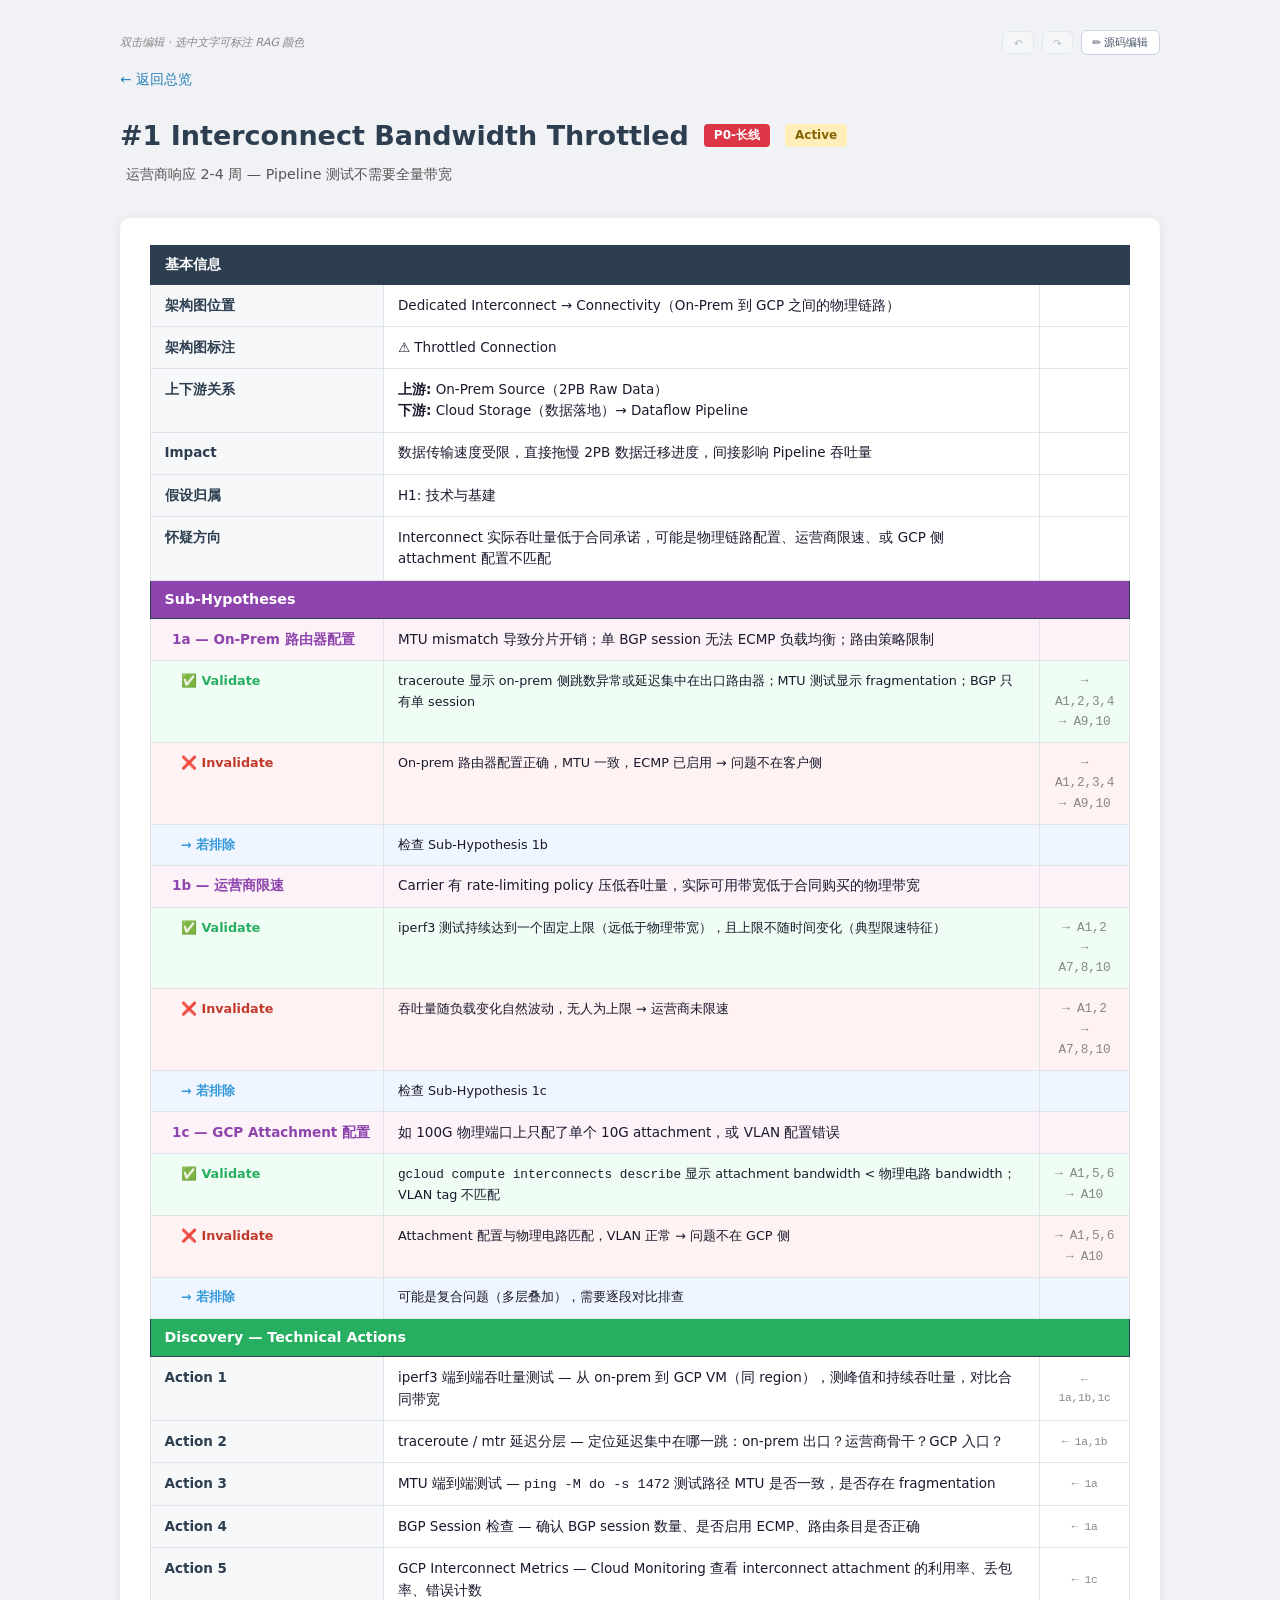
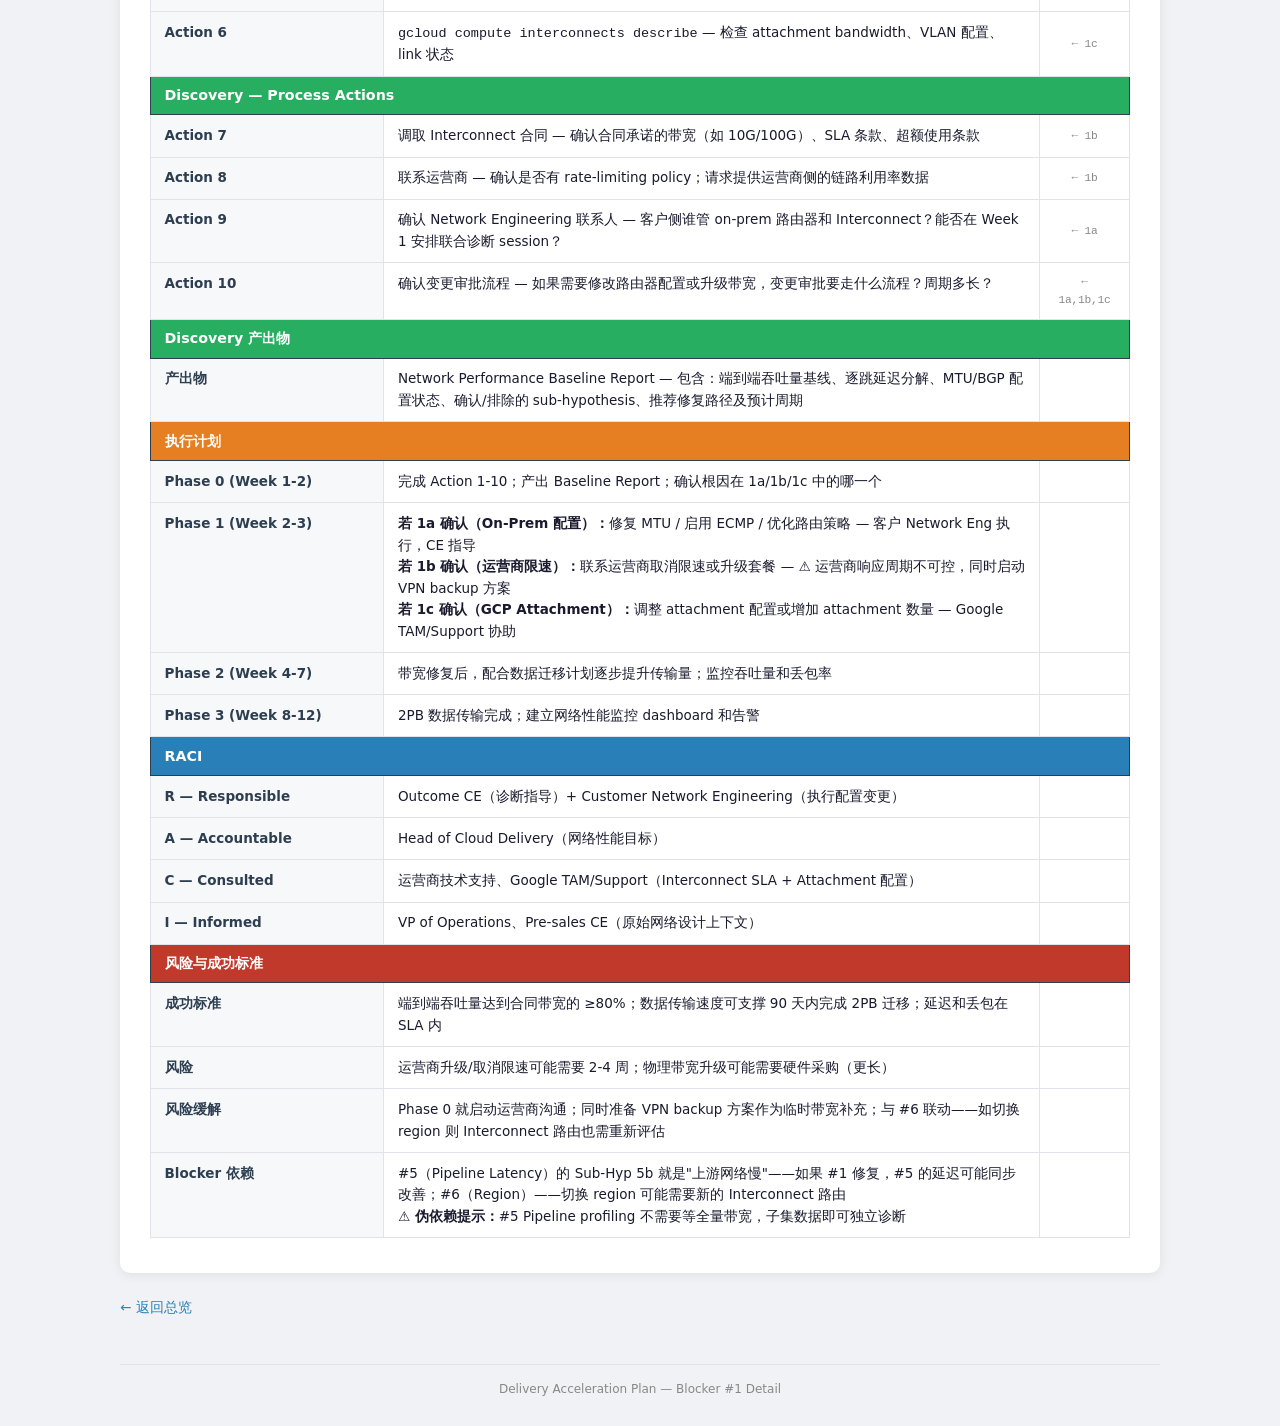
<file: blocker1.html>
<!DOCTYPE html>
<html lang="zh-CN">
<head>
<meta charset="UTF-8"><meta name="viewport" content="width=device-width,initial-scale=1">
<title>Blocker #1 — Loading...</title>
<link rel="stylesheet" href="style.css">
</head>
<body>
<div id="blocker-root"><p style="color:#888;padding:2rem">Loading...</p></div>
<script src="blocker-renderer.js"></script>
<script>BlockerRenderer.init('blocker1.md', 'blocker-root');</script>
</body>
</html>
</file>
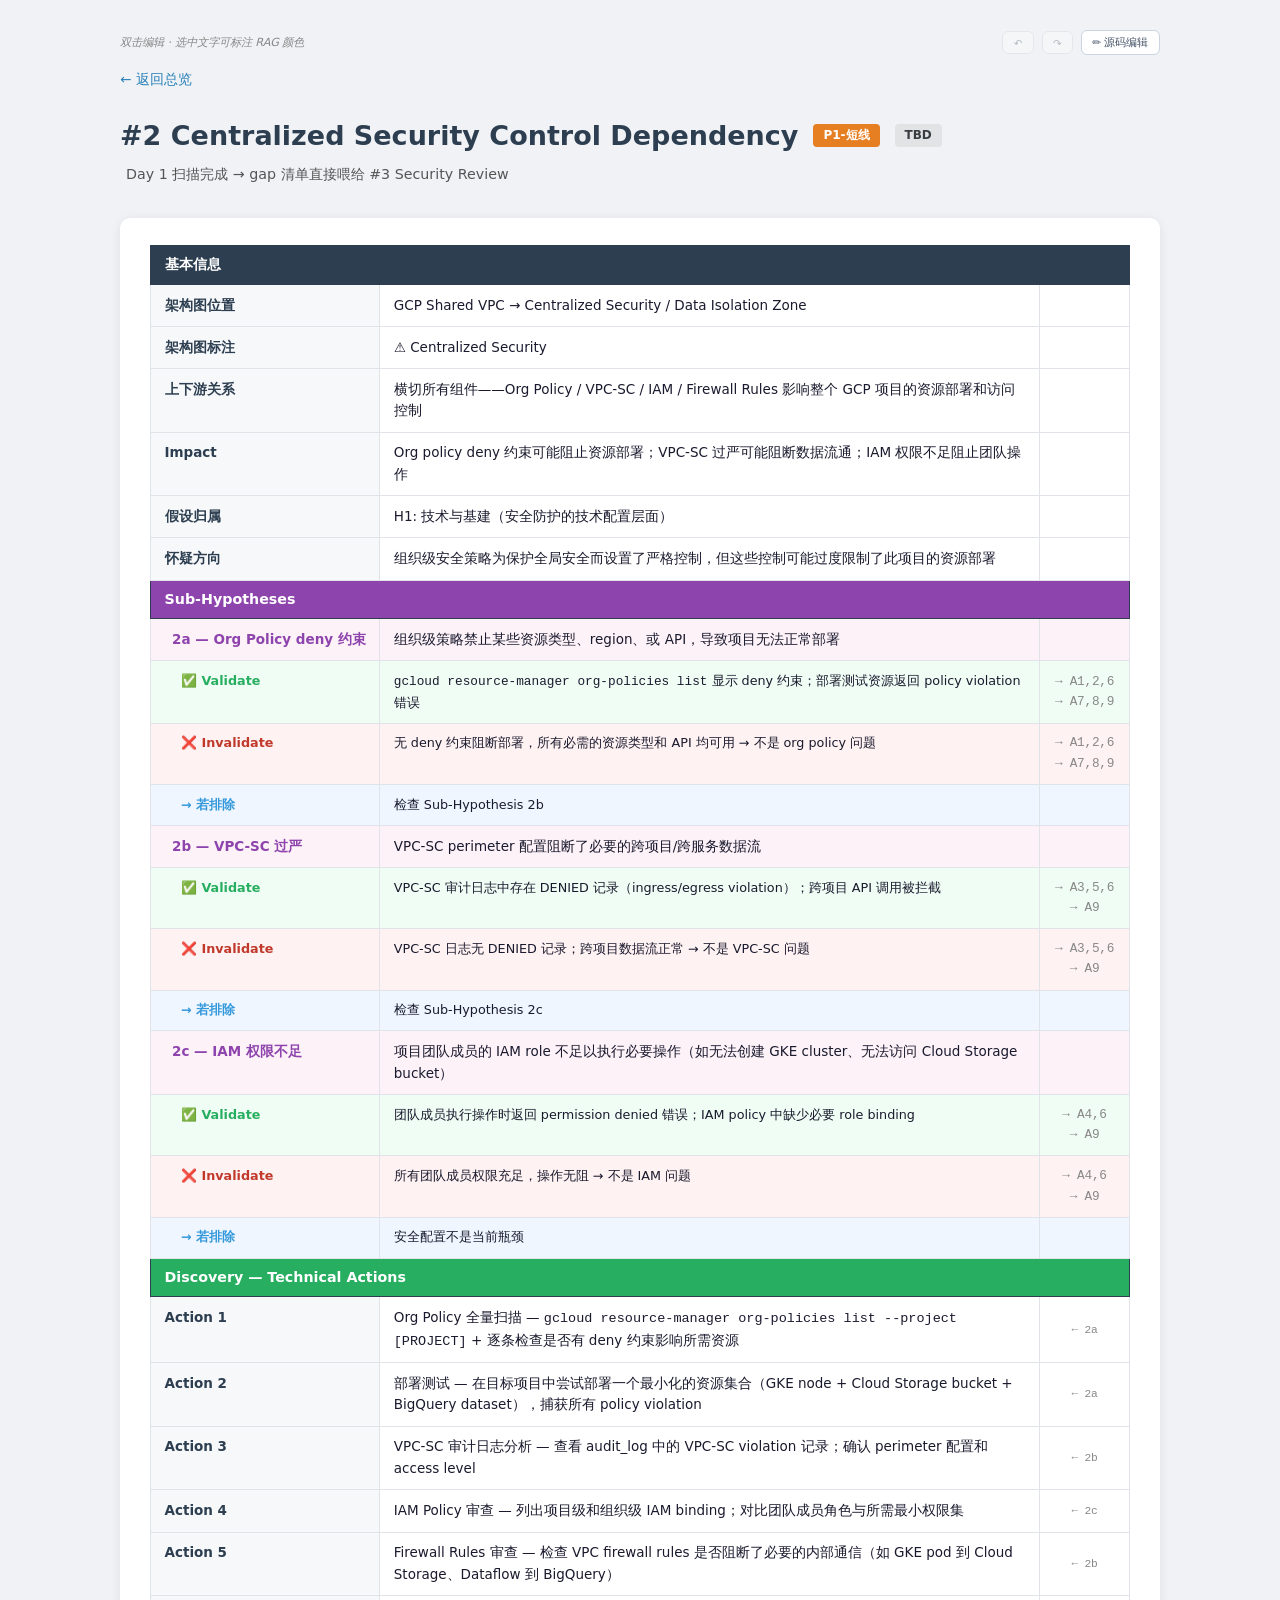
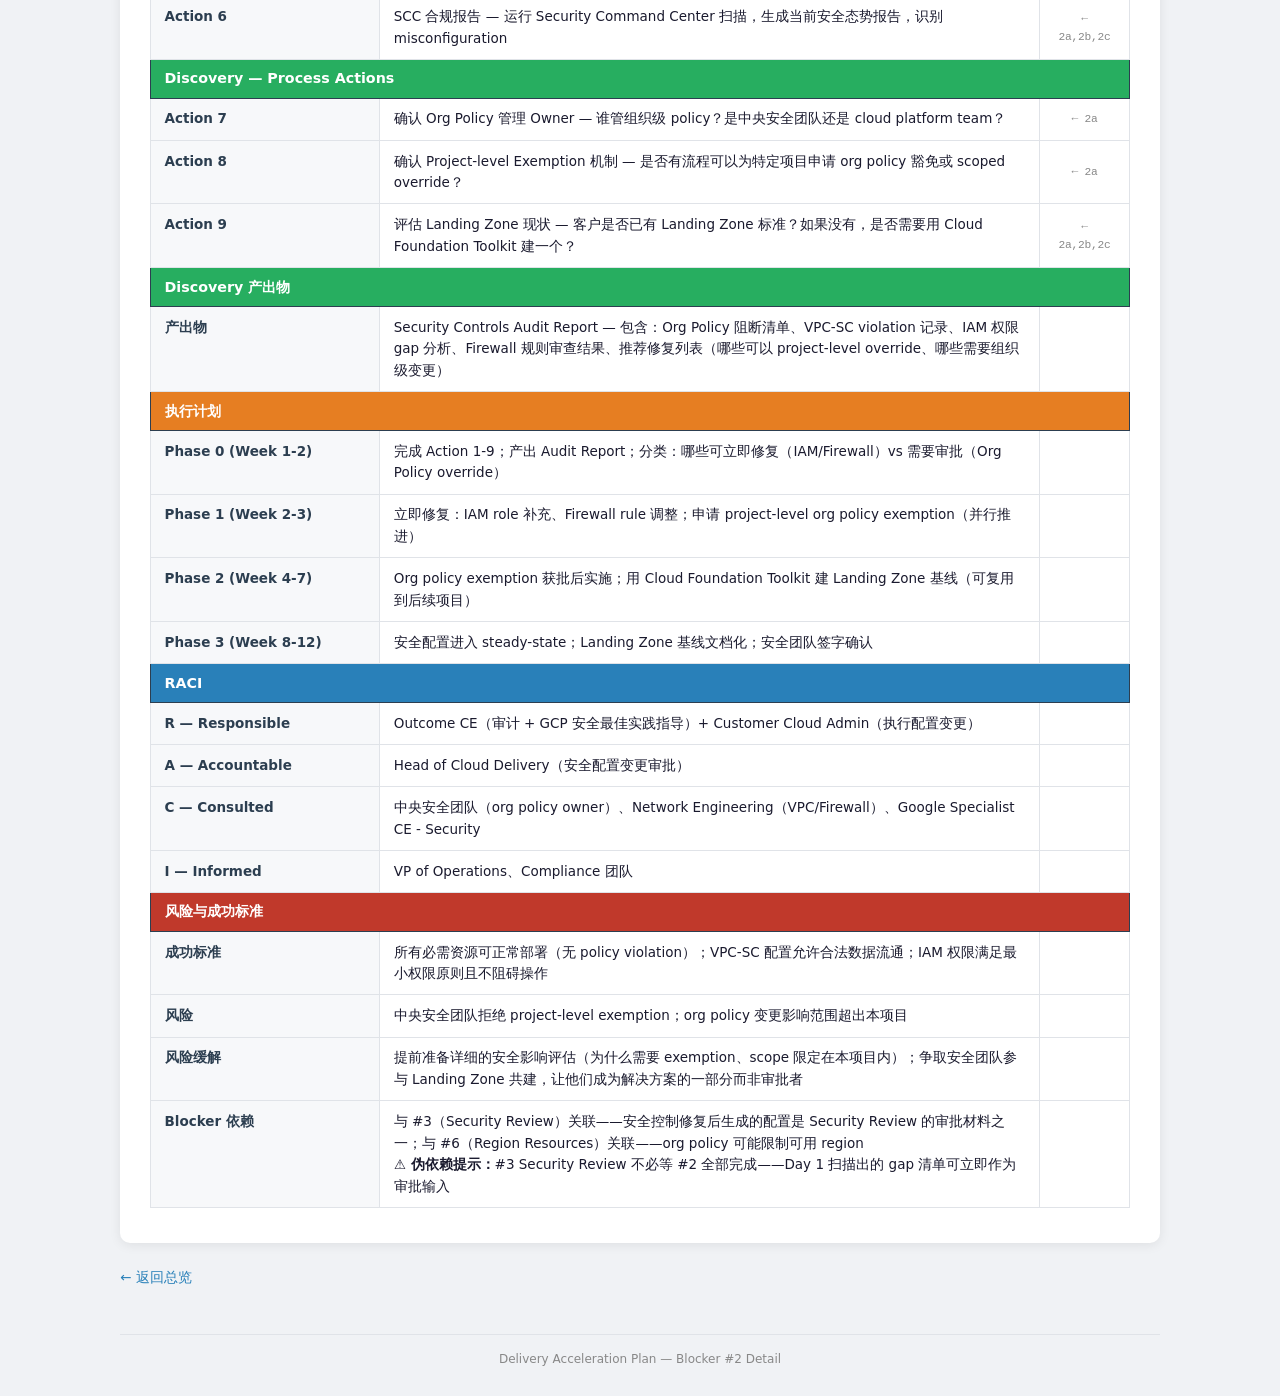
<file: blocker2.html>
<!DOCTYPE html>
<html lang="zh-CN">
<head>
<meta charset="UTF-8"><meta name="viewport" content="width=device-width,initial-scale=1">
<title>Blocker #2 — Loading...</title>
<link rel="stylesheet" href="style.css">
</head>
<body>
<div id="blocker-root"><p style="color:#888;padding:2rem">Loading...</p></div>
<script src="blocker-renderer.js"></script>
<script>BlockerRenderer.init('blocker2.md', 'blocker-root');</script>
</body>
</html>
</file>
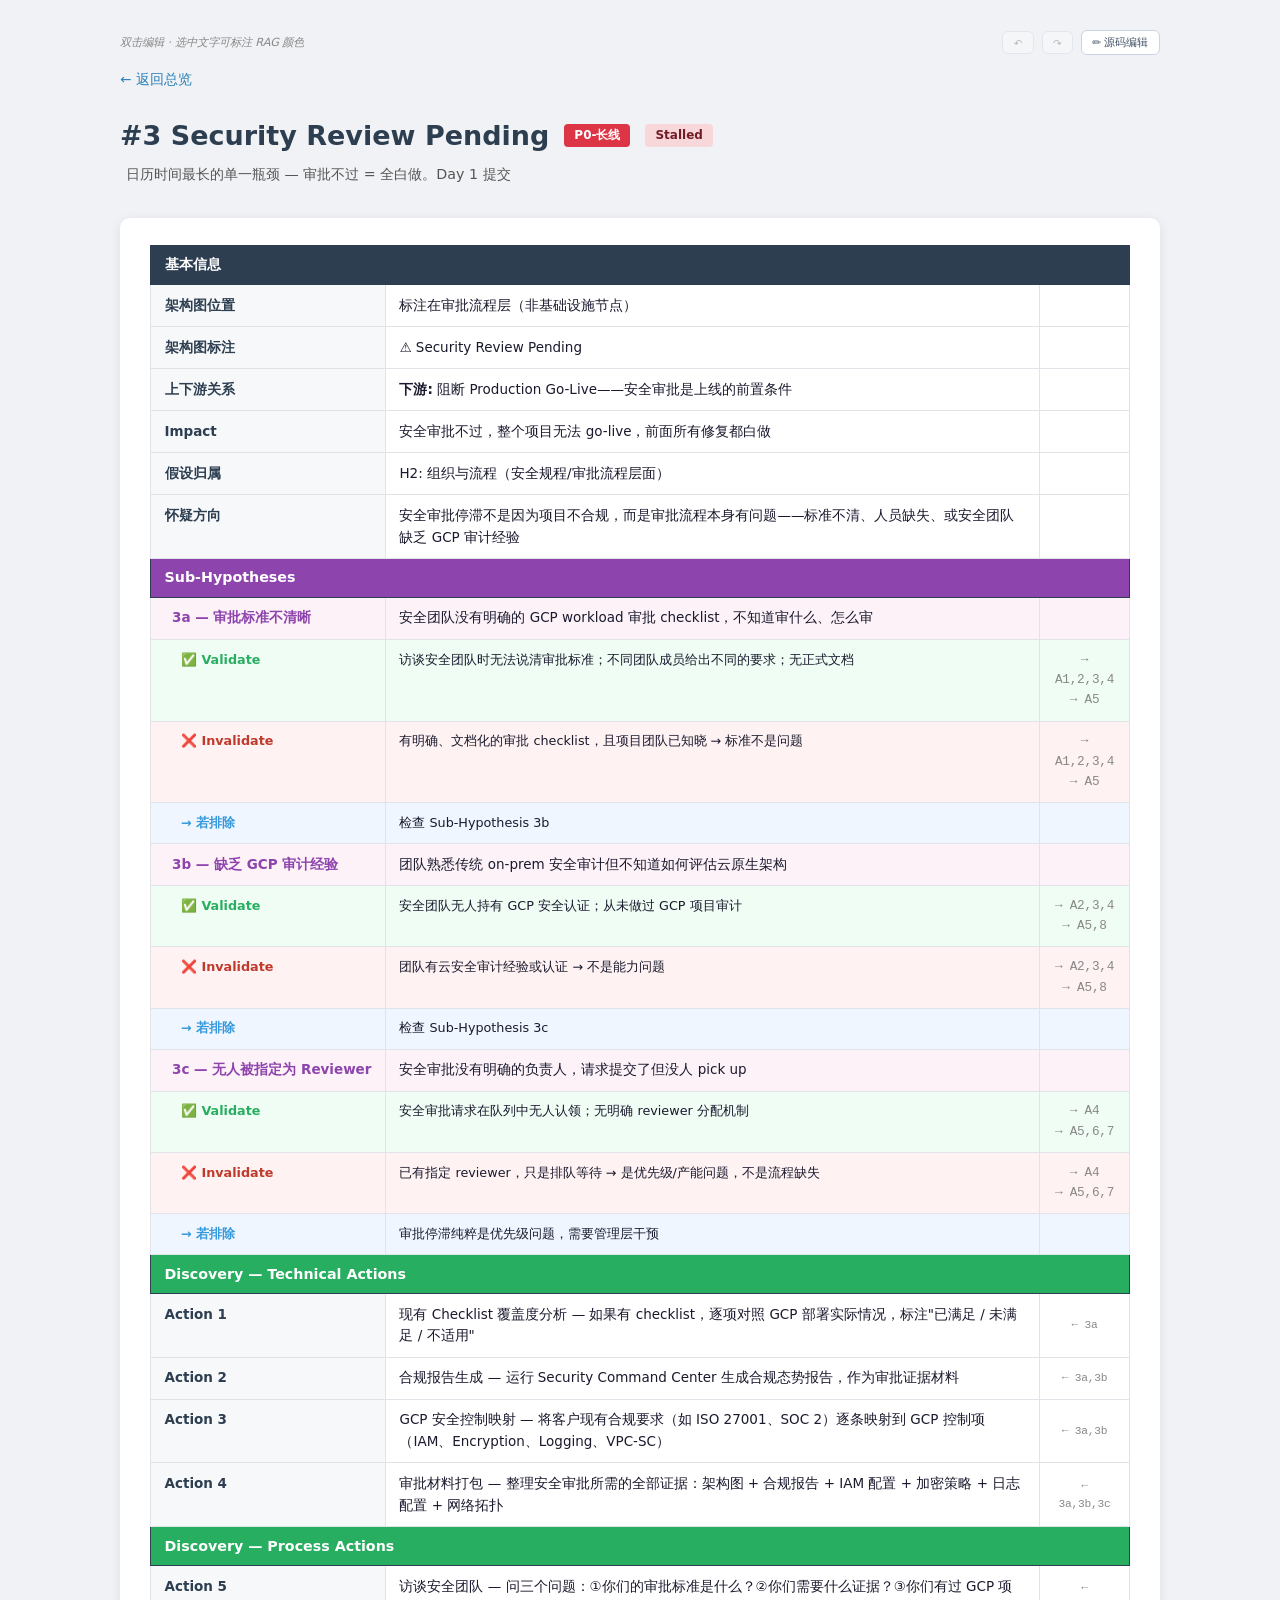
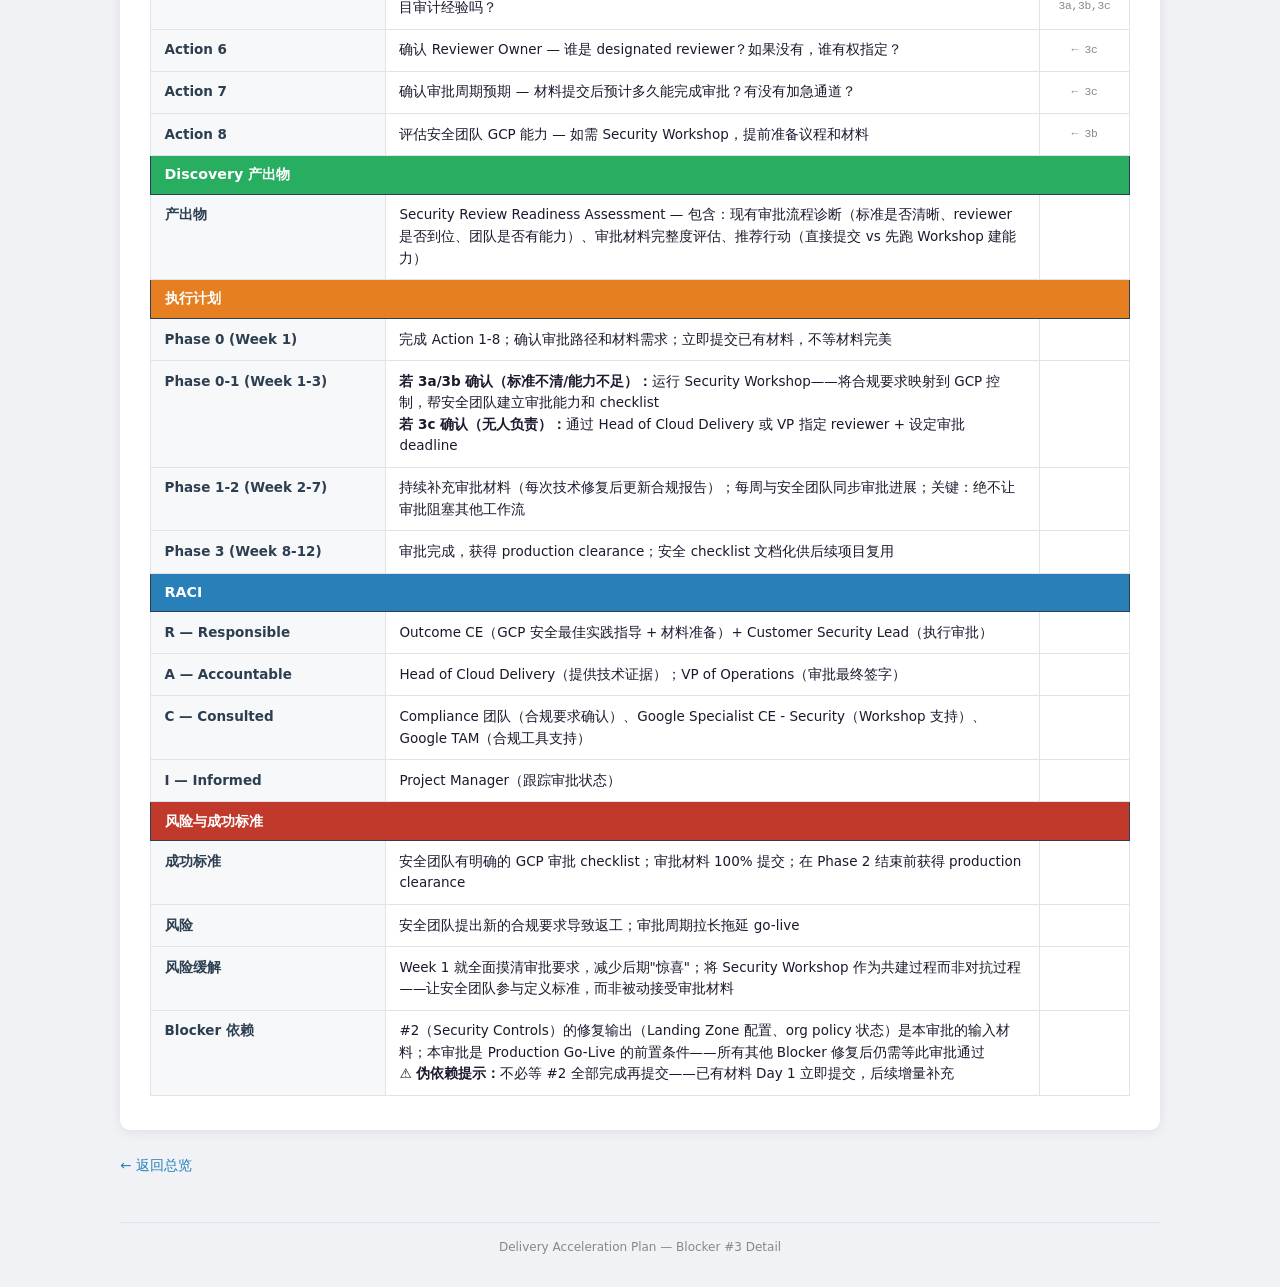
<file: blocker3.html>
<!DOCTYPE html>
<html lang="zh-CN">
<head>
<meta charset="UTF-8"><meta name="viewport" content="width=device-width,initial-scale=1">
<title>Blocker #3 — Loading...</title>
<link rel="stylesheet" href="style.css">
</head>
<body>
<div id="blocker-root"><p style="color:#888;padding:2rem">Loading...</p></div>
<script src="blocker-renderer.js"></script>
<script>BlockerRenderer.init('blocker3.md', 'blocker-root');</script>
</body>
</html>
</file>
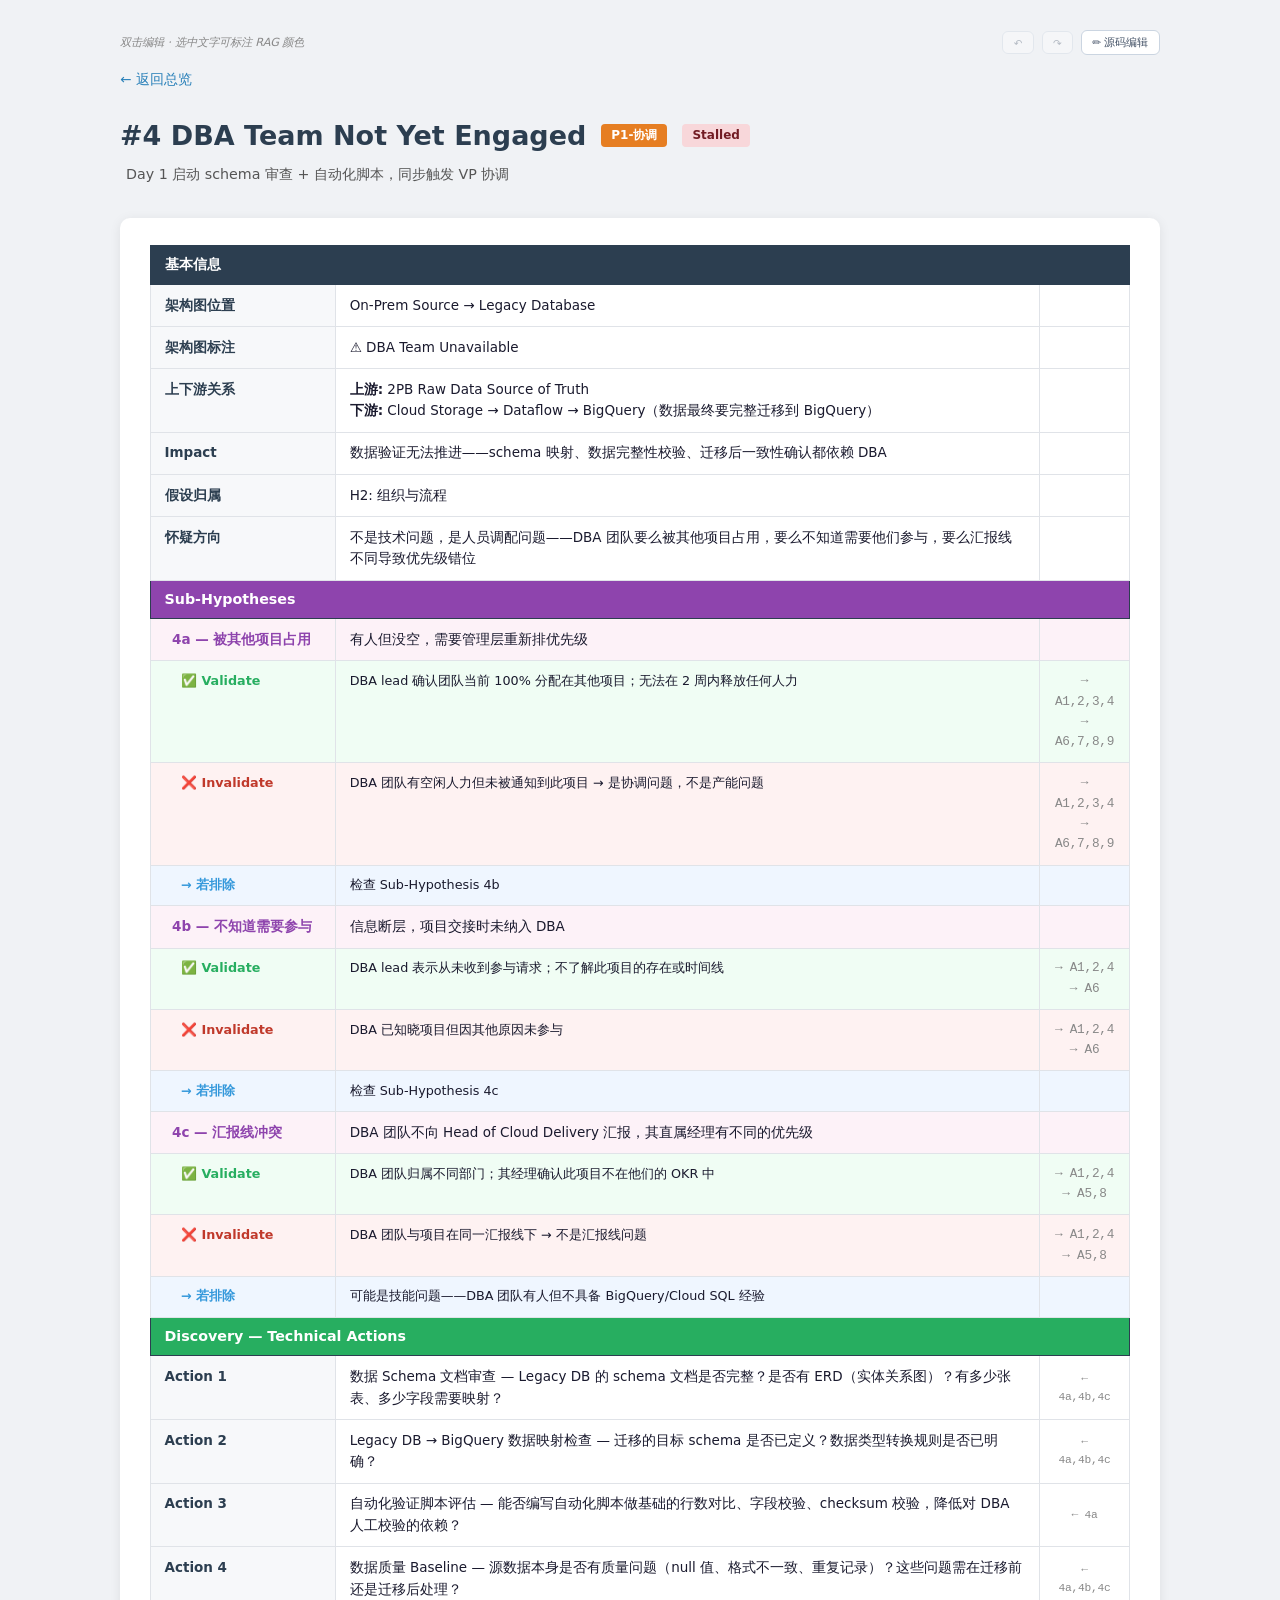
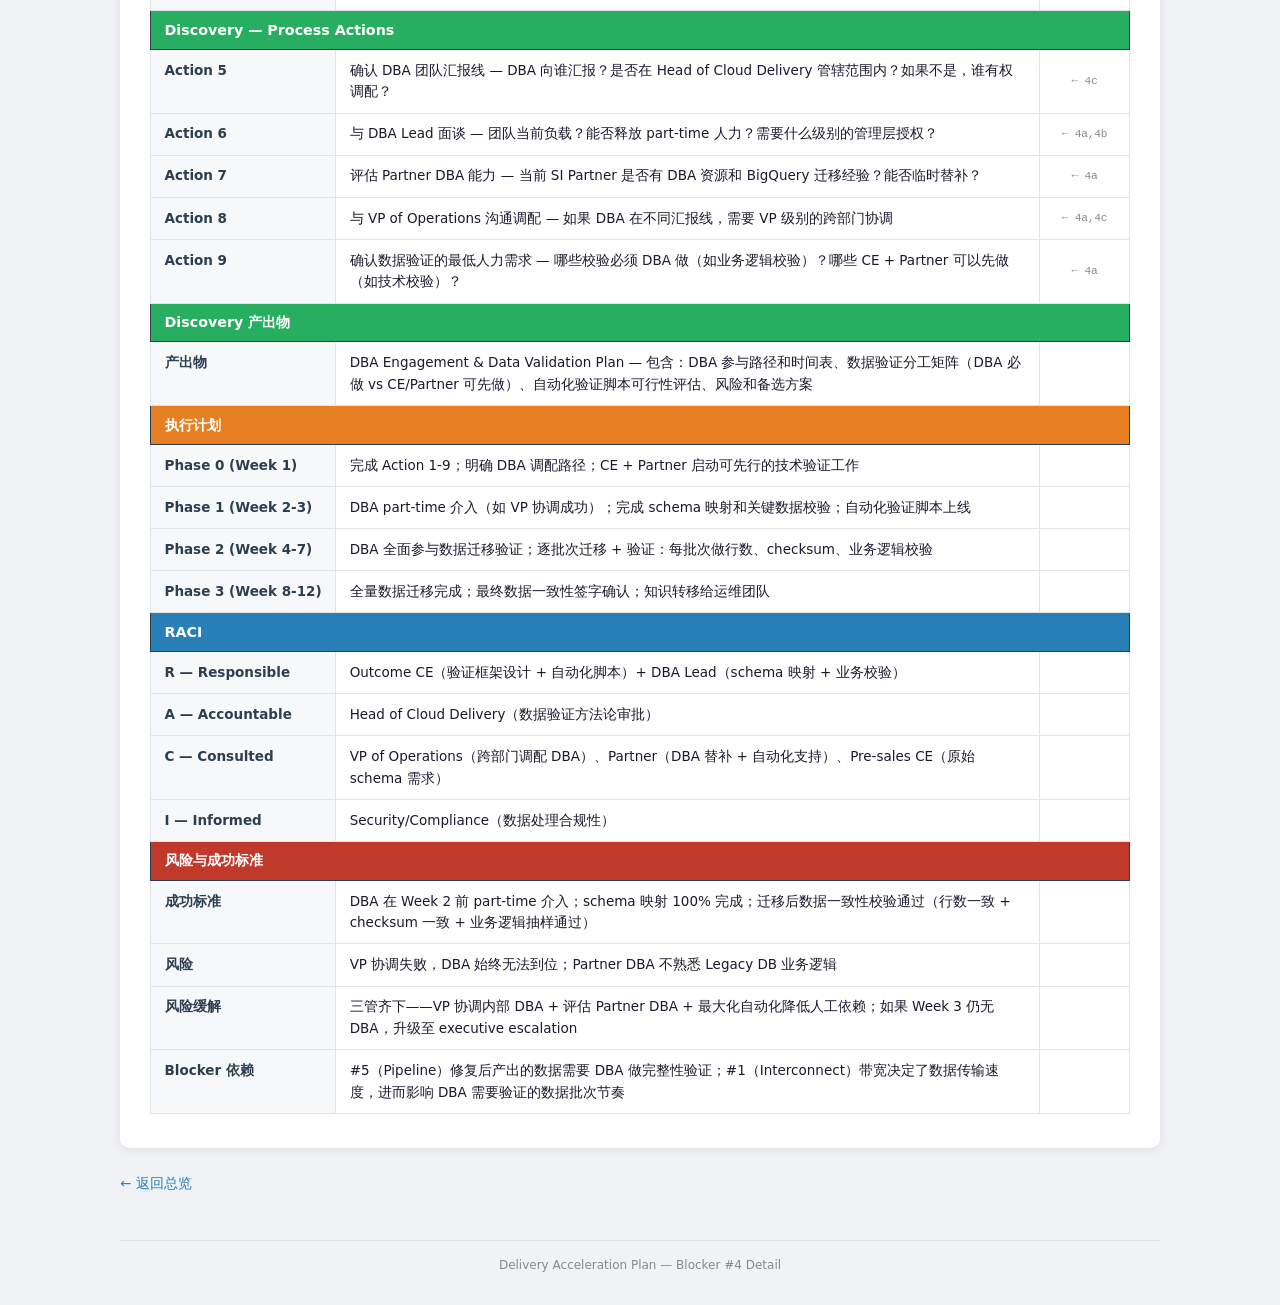
<file: blocker4.html>
<!DOCTYPE html>
<html lang="zh-CN">
<head>
<meta charset="UTF-8"><meta name="viewport" content="width=device-width,initial-scale=1">
<title>Blocker #4 — Loading...</title>
<link rel="stylesheet" href="style.css">
</head>
<body>
<div id="blocker-root"><p style="color:#888;padding:2rem">Loading...</p></div>
<script src="blocker-renderer.js"></script>
<script>BlockerRenderer.init('blocker4.md', 'blocker-root');</script>
</body>
</html>
</file>
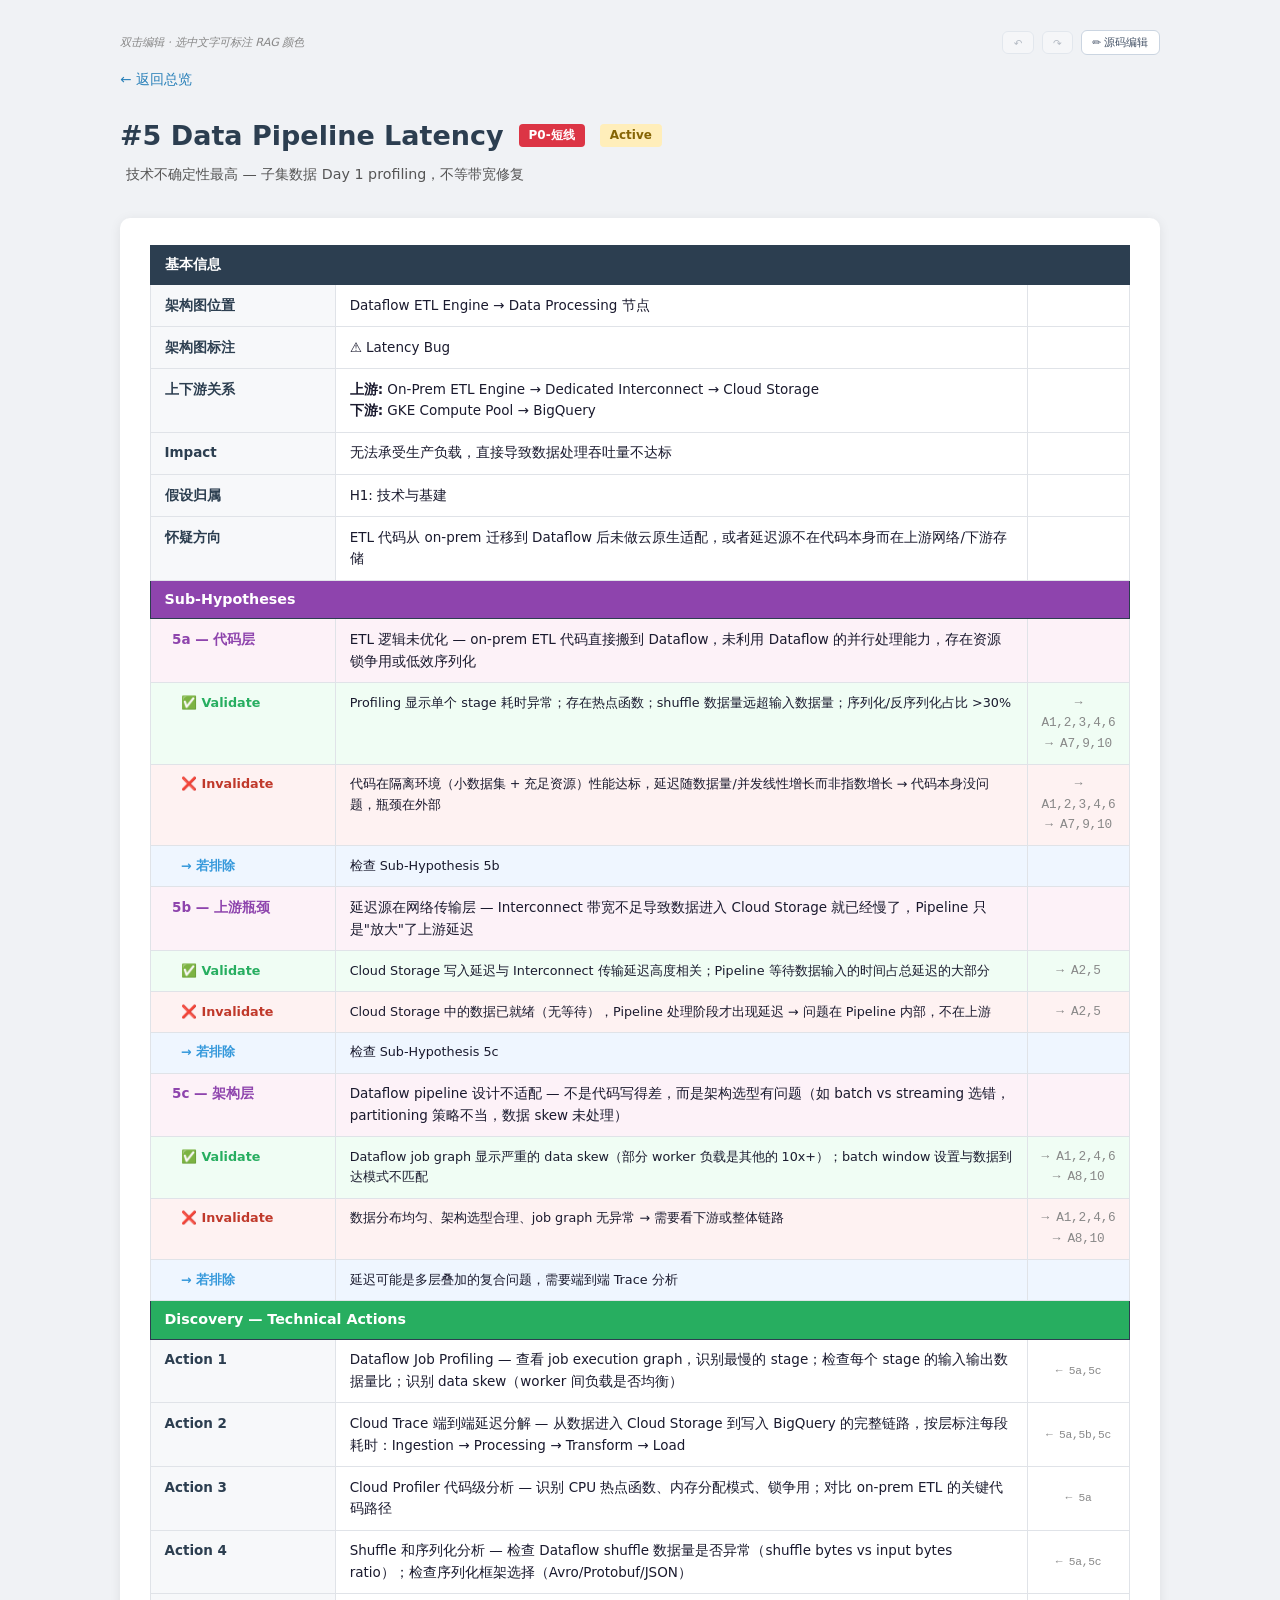
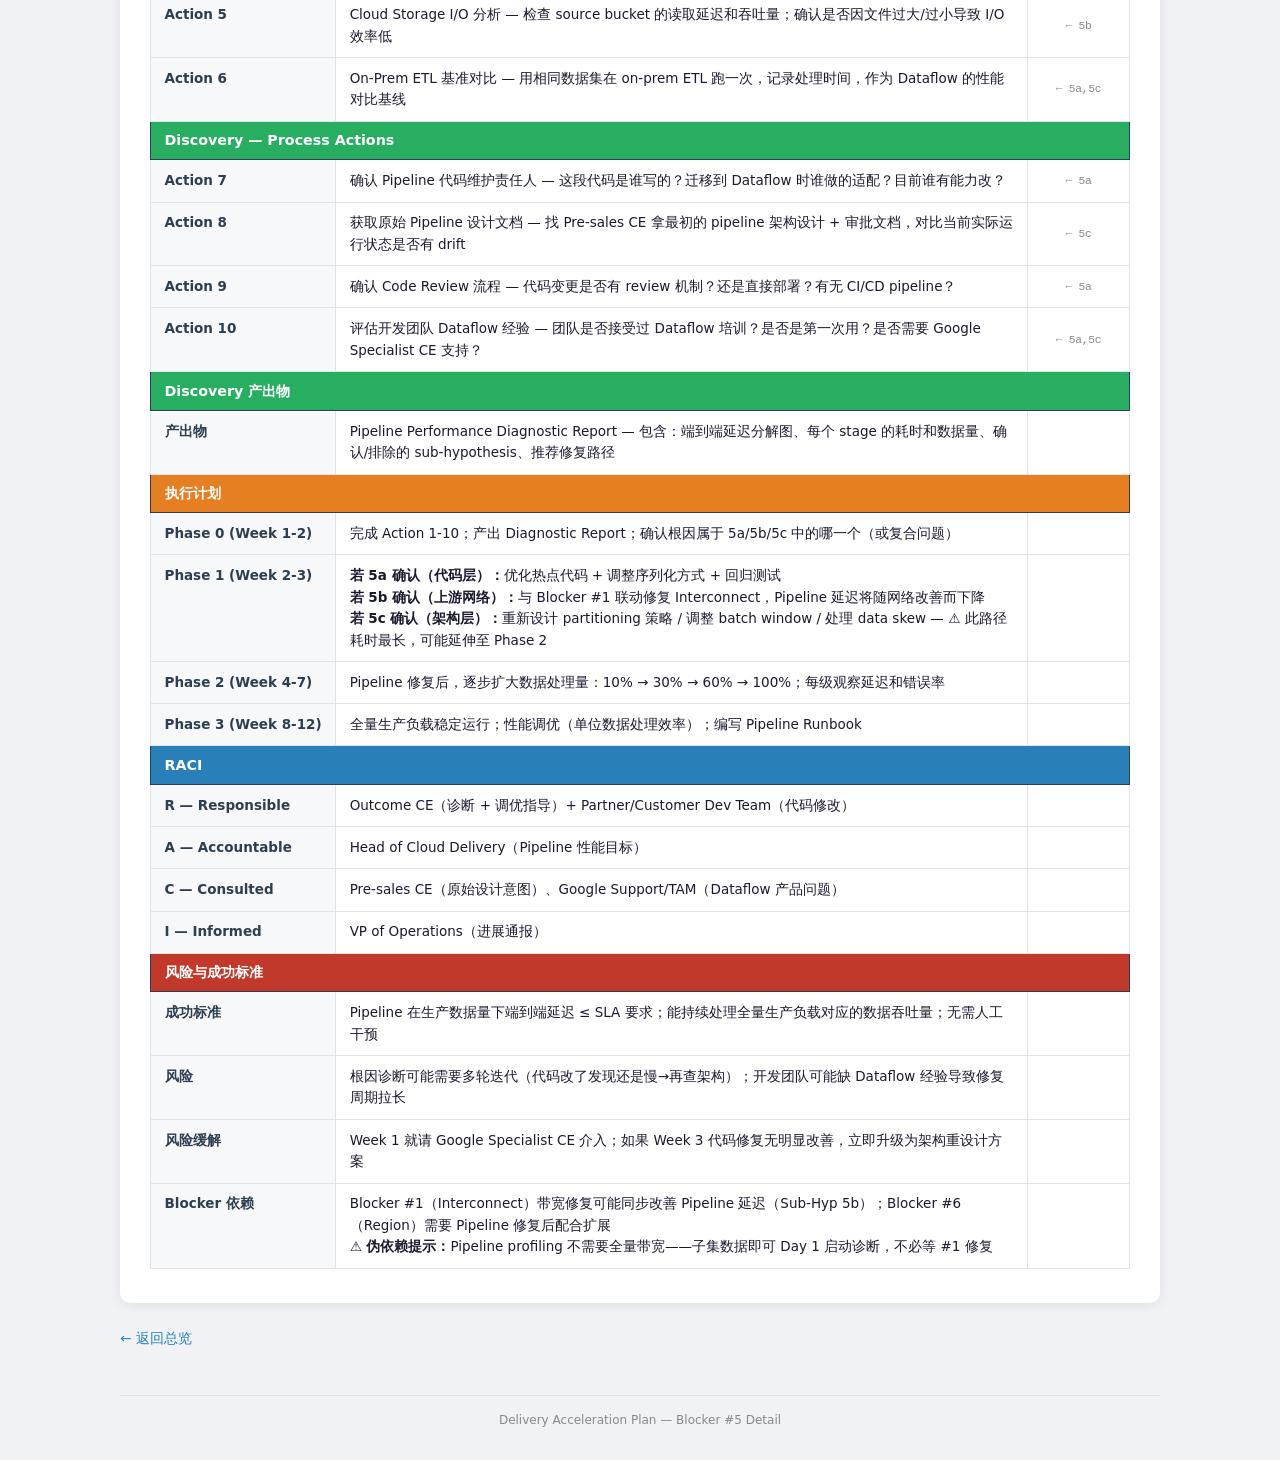
<file: blocker5.html>
<!DOCTYPE html>
<html lang="zh-CN">
<head>
<meta charset="UTF-8"><meta name="viewport" content="width=device-width,initial-scale=1">
<title>Blocker #5 — Loading...</title>
<link rel="stylesheet" href="style.css">
</head>
<body>
<div id="blocker-root"><p style="color:#888;padding:2rem">Loading...</p></div>
<script src="blocker-renderer.js"></script>
<script>BlockerRenderer.init('blocker5.md', 'blocker-root');</script>
</body>
</html>
</file>
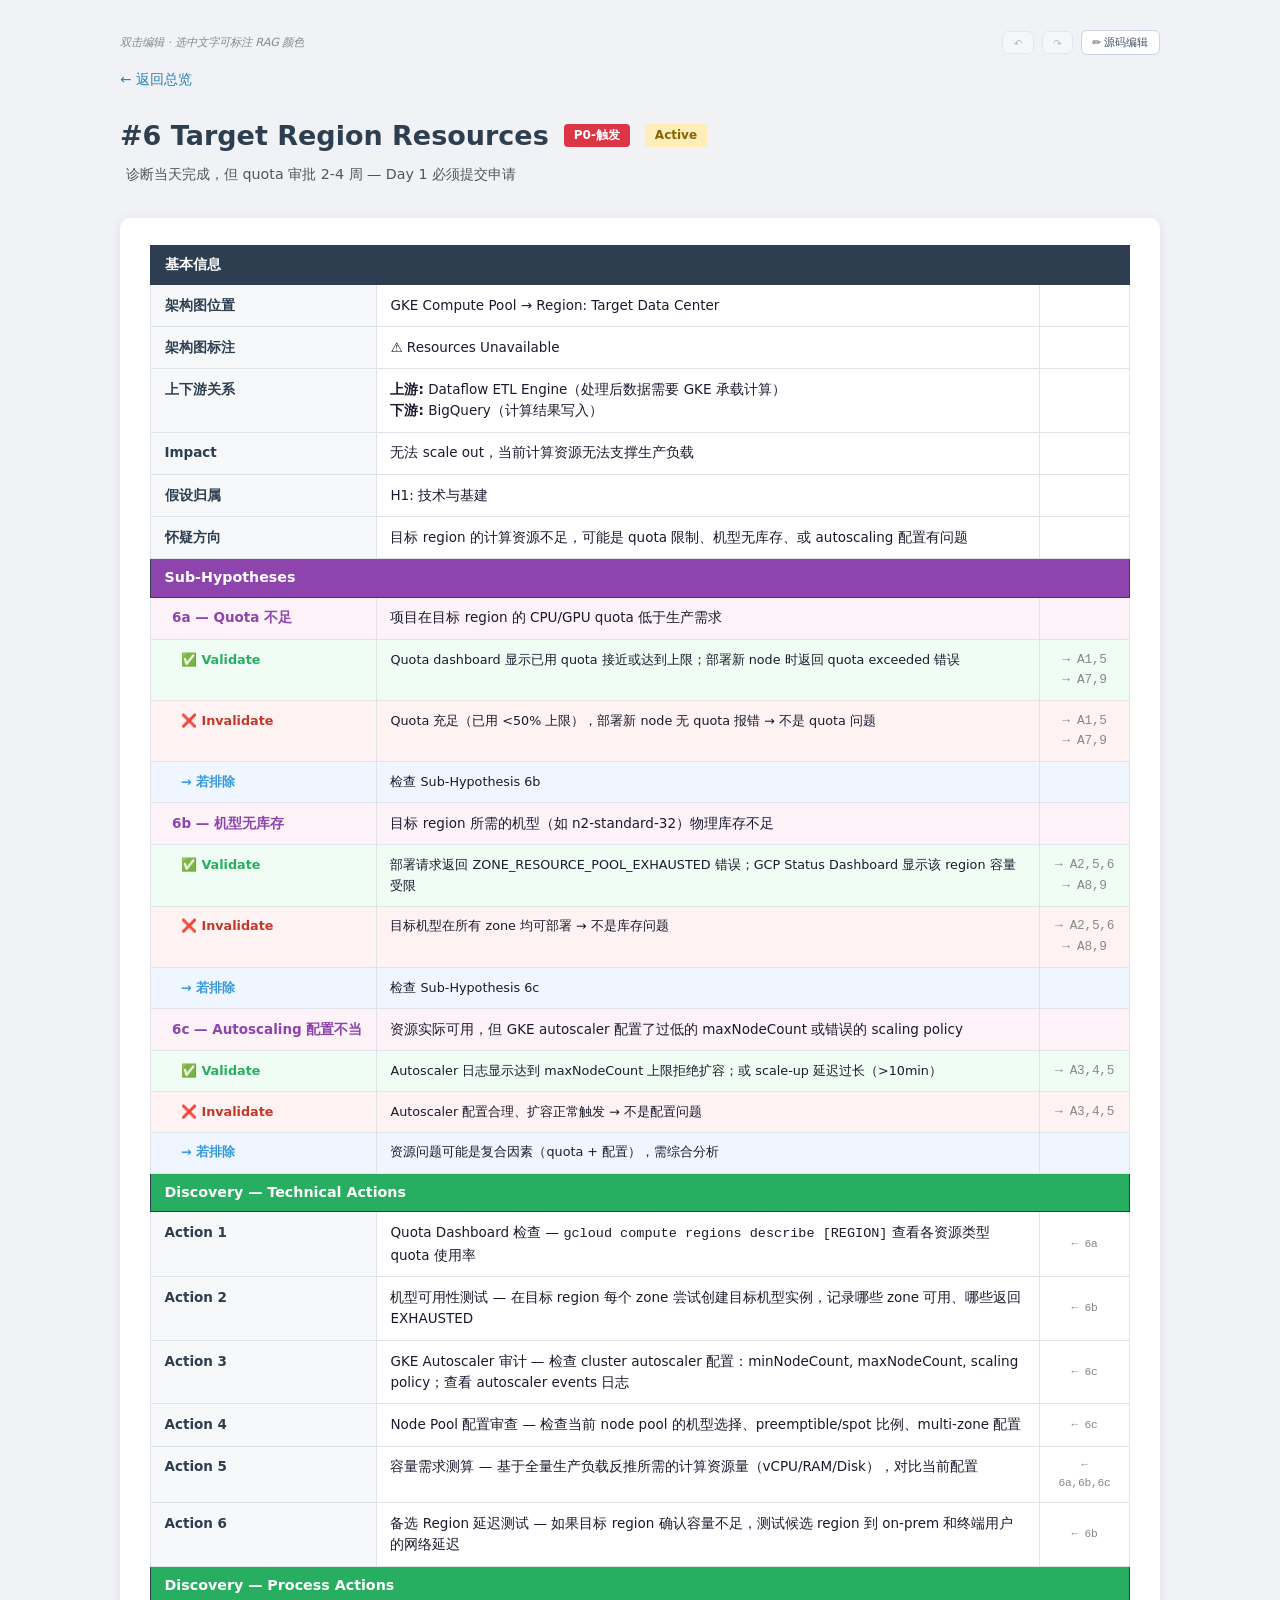
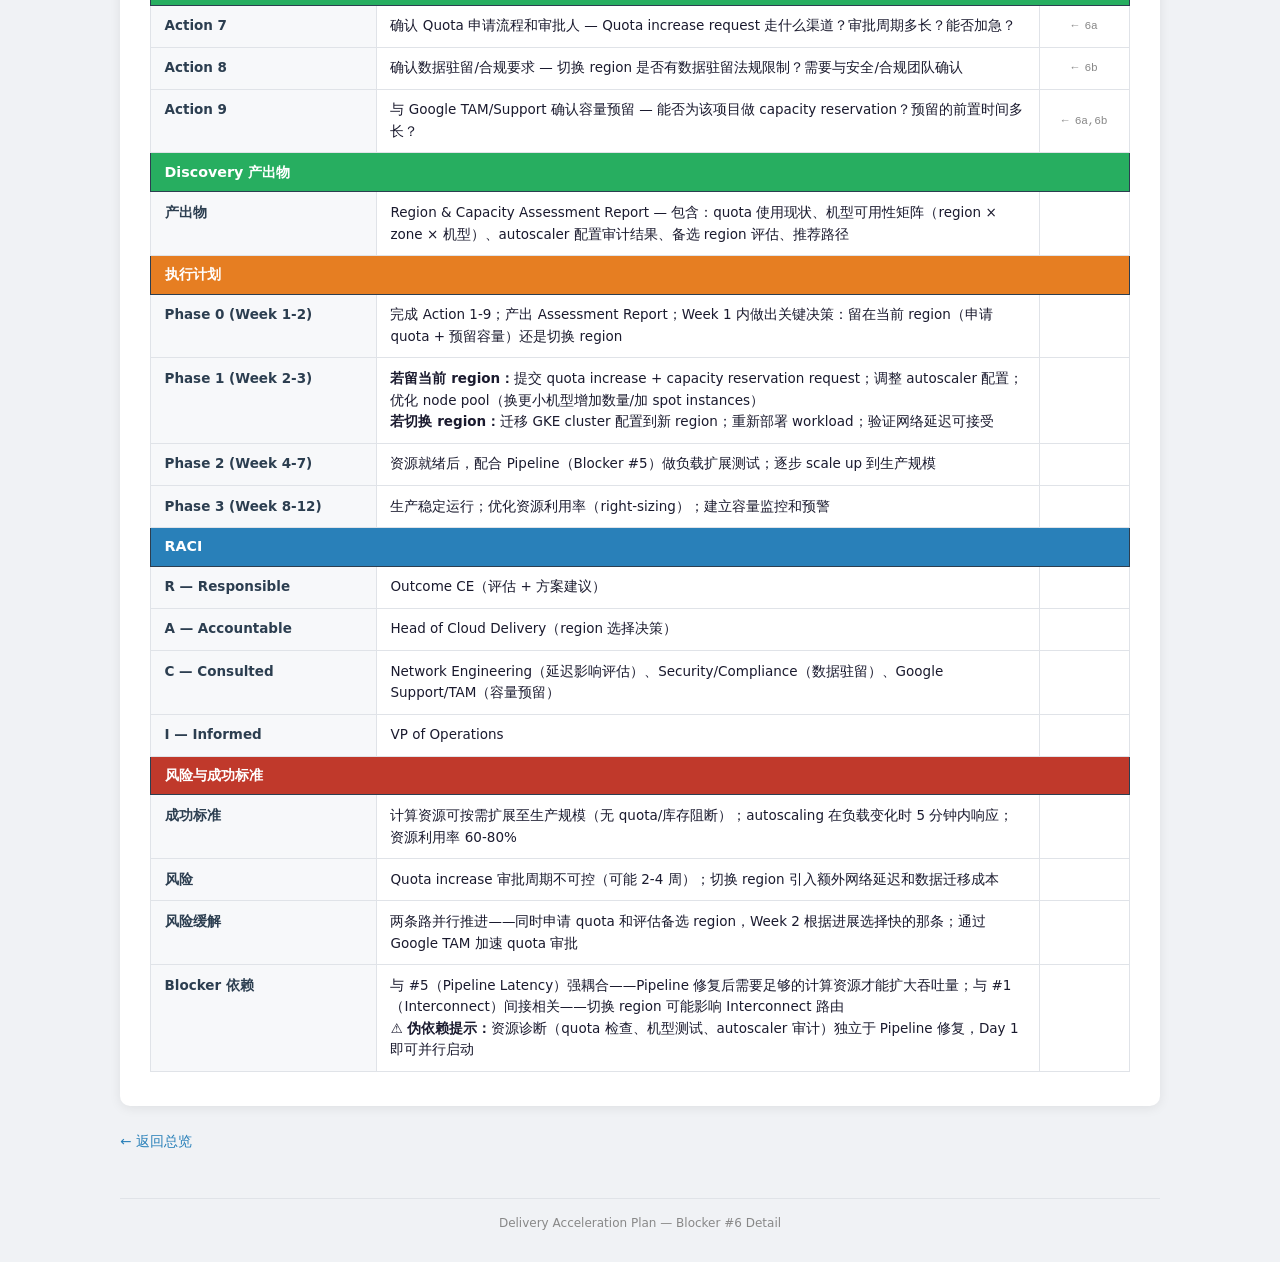
<file: blocker6.html>
<!DOCTYPE html>
<html lang="zh-CN">
<head>
<meta charset="UTF-8"><meta name="viewport" content="width=device-width,initial-scale=1">
<title>Blocker #6 — Loading...</title>
<link rel="stylesheet" href="style.css">
</head>
<body>
<div id="blocker-root"><p style="color:#888;padding:2rem">Loading...</p></div>
<script src="blocker-renderer.js"></script>
<script>BlockerRenderer.init('blocker6.md', 'blocker-root');</script>
</body>
</html>
</file>
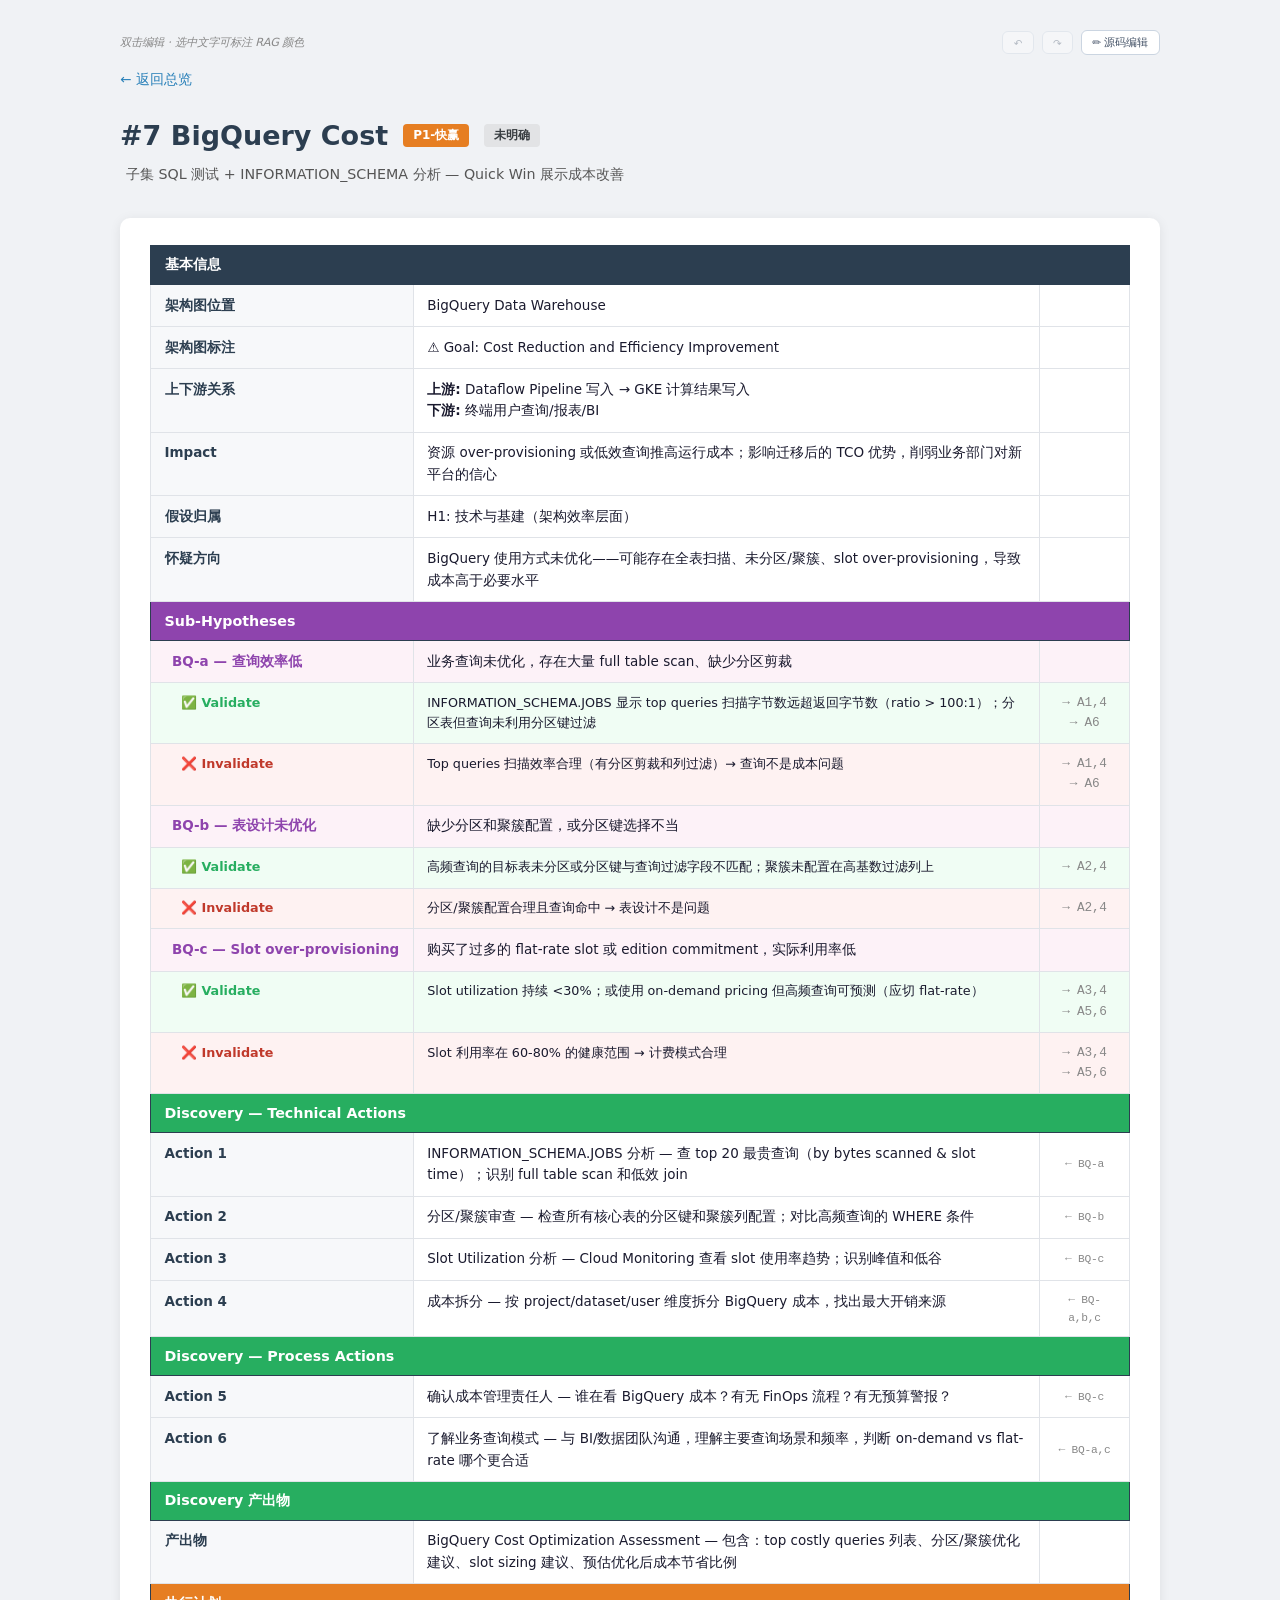
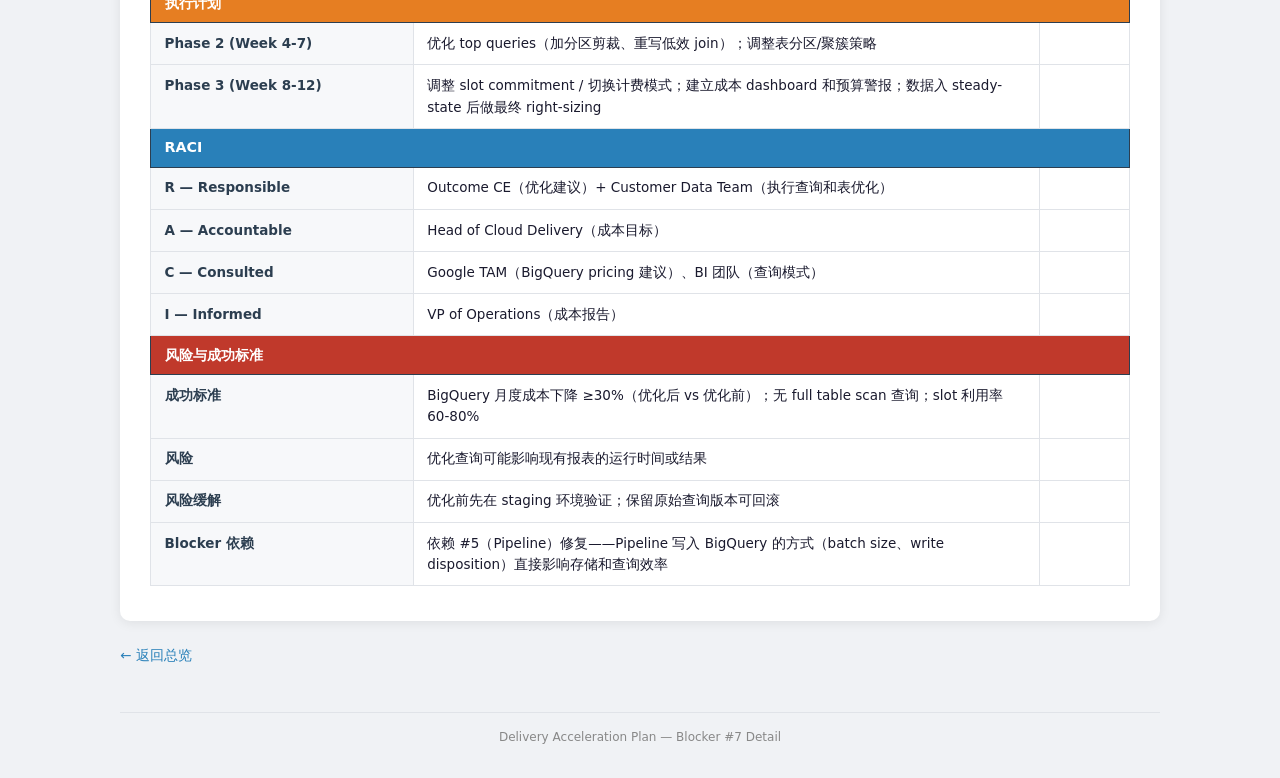
<file: blocker7.html>
<!DOCTYPE html>
<html lang="zh-CN">
<head>
<meta charset="UTF-8"><meta name="viewport" content="width=device-width,initial-scale=1">
<title>Blocker #7 — Loading...</title>
<link rel="stylesheet" href="style.css">
</head>
<body>
<div id="blocker-root"><p style="color:#888;padding:2rem">Loading...</p></div>
<script src="blocker-renderer.js"></script>
<script>BlockerRenderer.init('blocker7.md', 'blocker-root');</script>
</body>
</html>
</file>
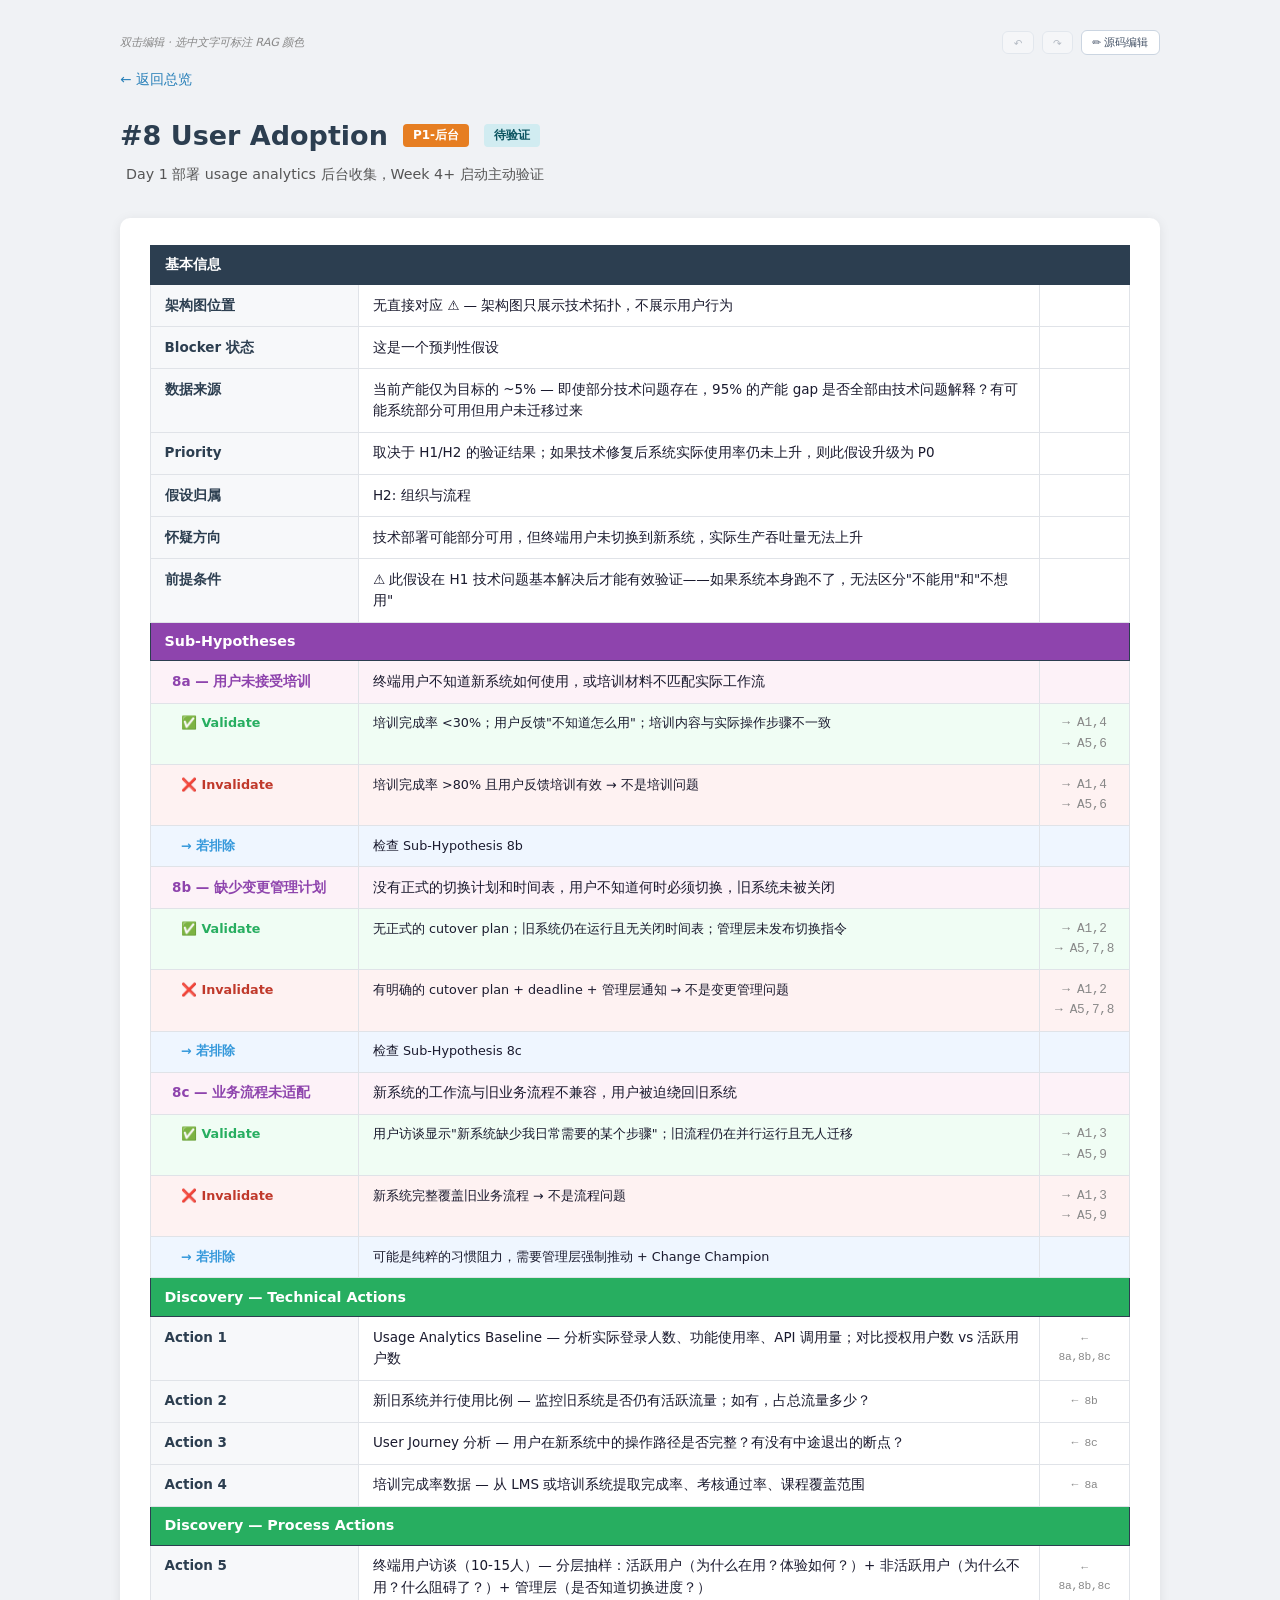
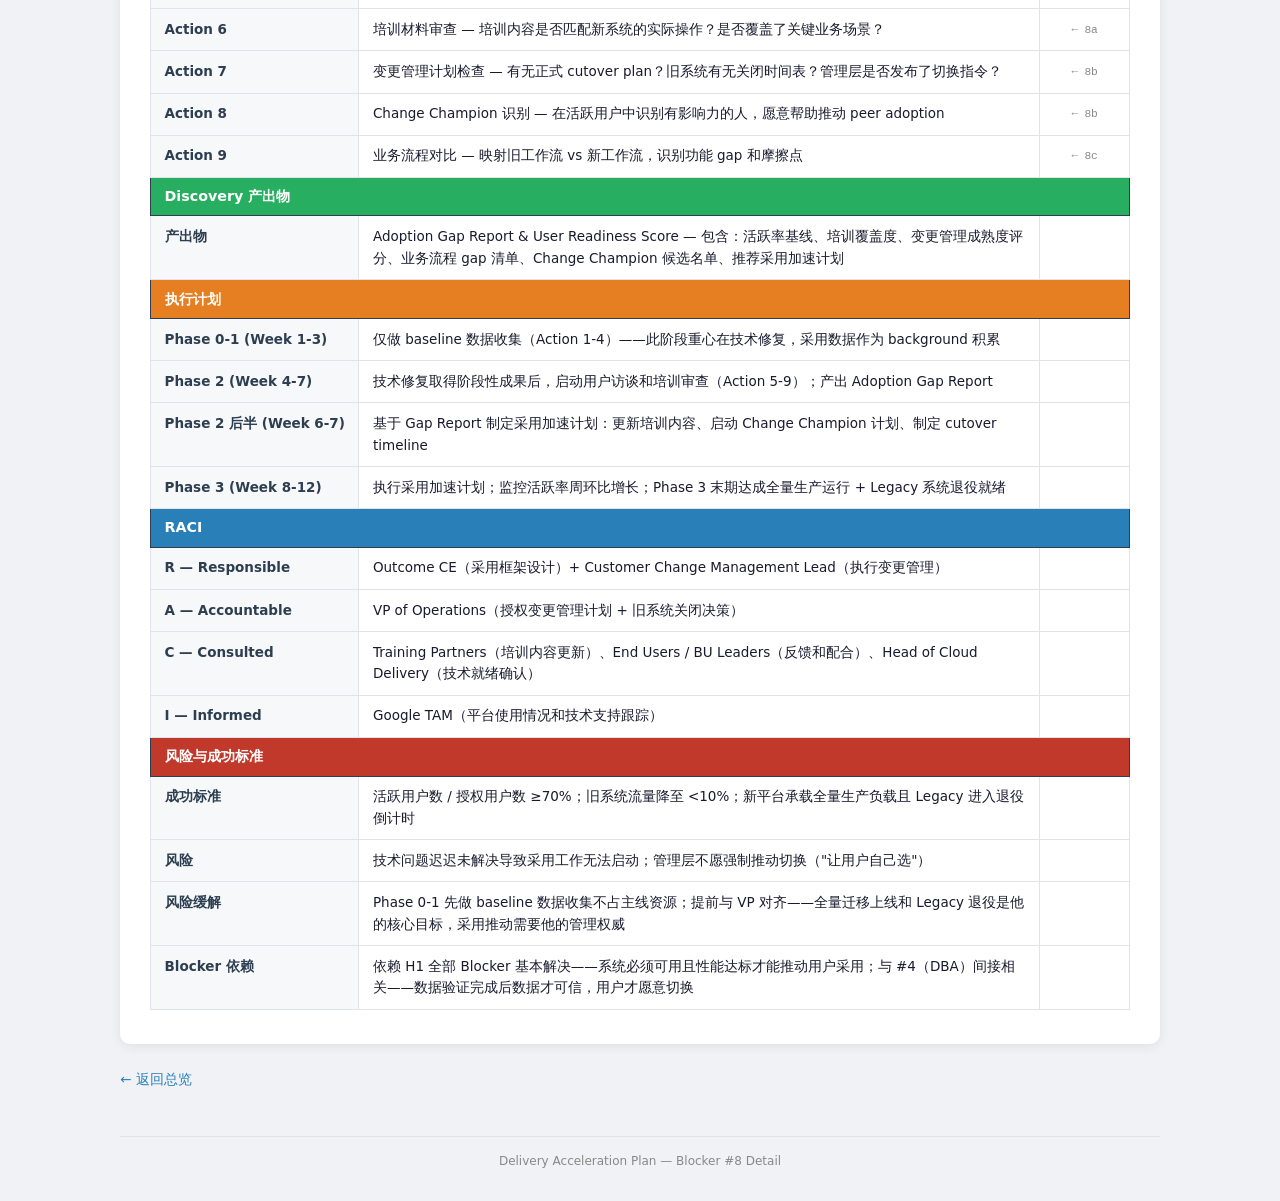
<file: blocker8.html>
<!DOCTYPE html>
<html lang="zh-CN">
<head>
<meta charset="UTF-8"><meta name="viewport" content="width=device-width,initial-scale=1">
<title>Blocker #8 — Loading...</title>
<link rel="stylesheet" href="style.css">
</head>
<body>
<div id="blocker-root"><p style="color:#888;padding:2rem">Loading...</p></div>
<script src="blocker-renderer.js"></script>
<script>BlockerRenderer.init('blocker8.md', 'blocker-root');</script>
</body>
</html>
</file>
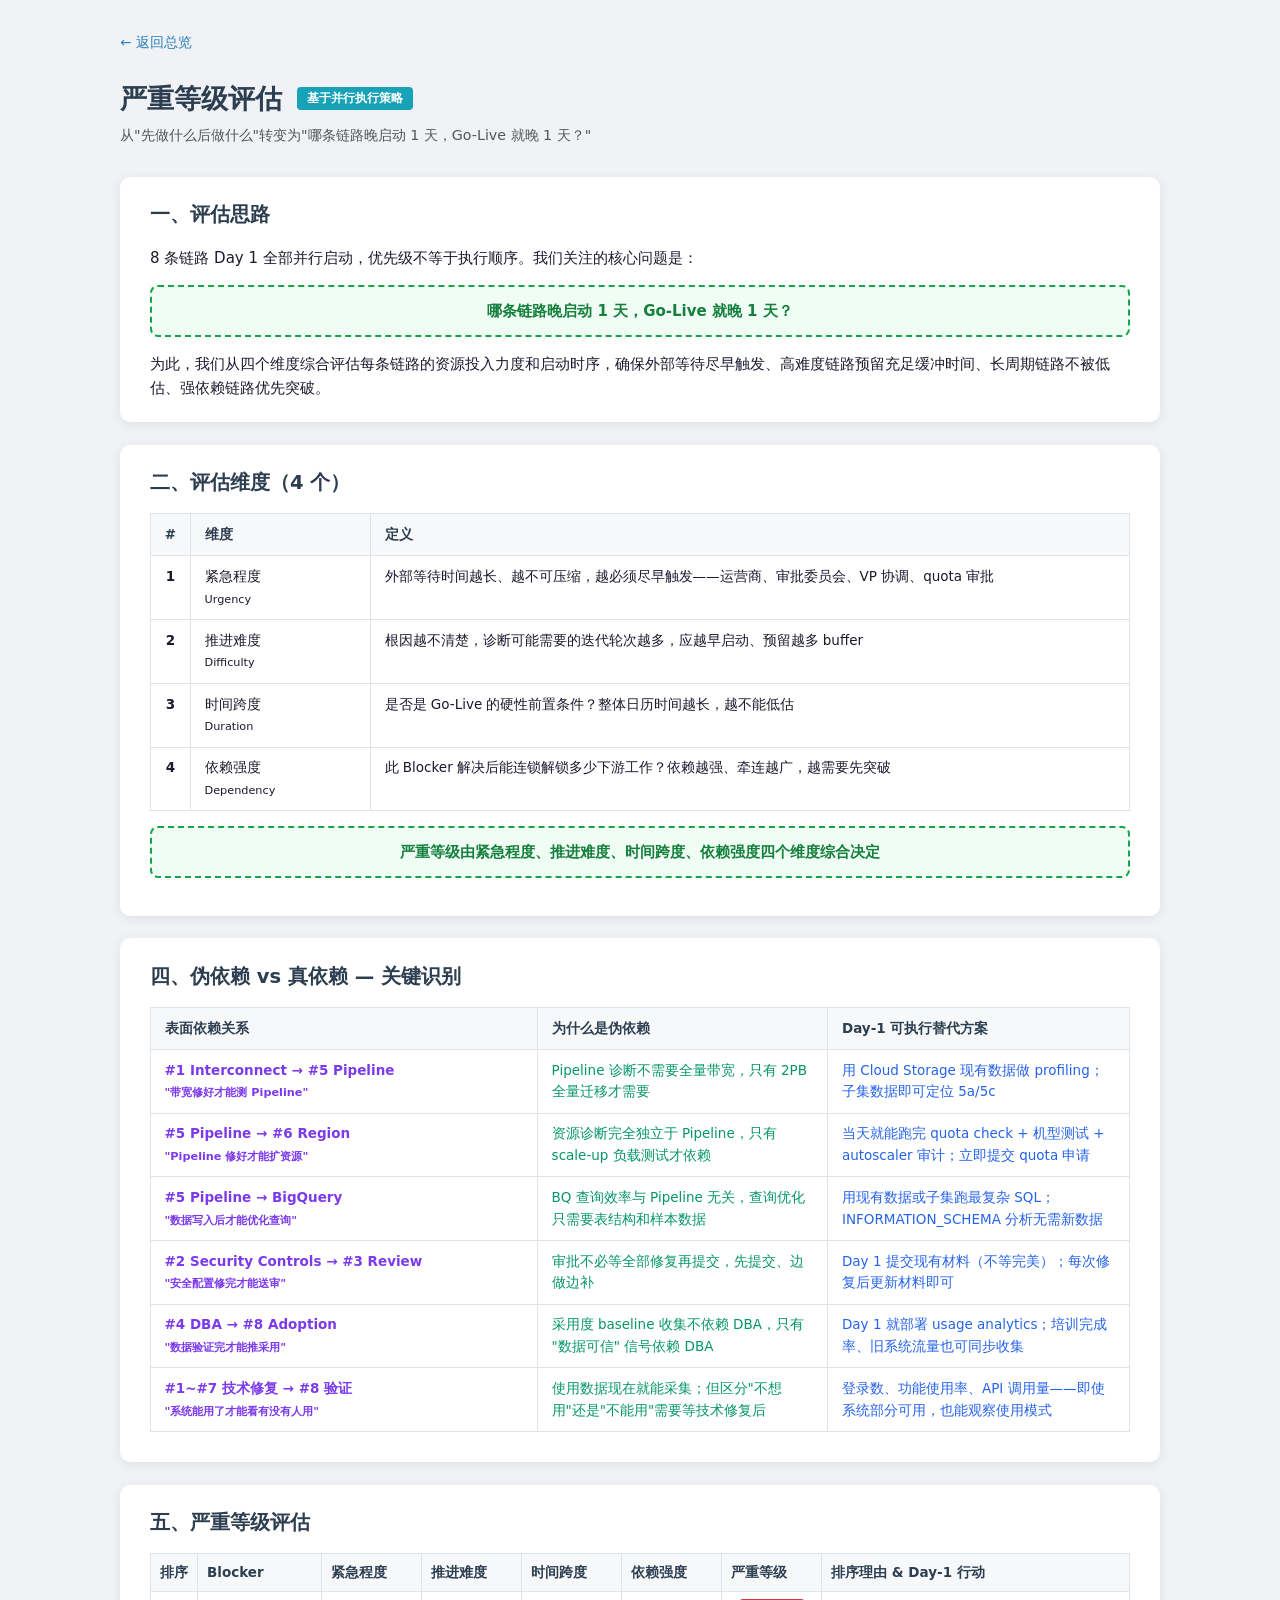
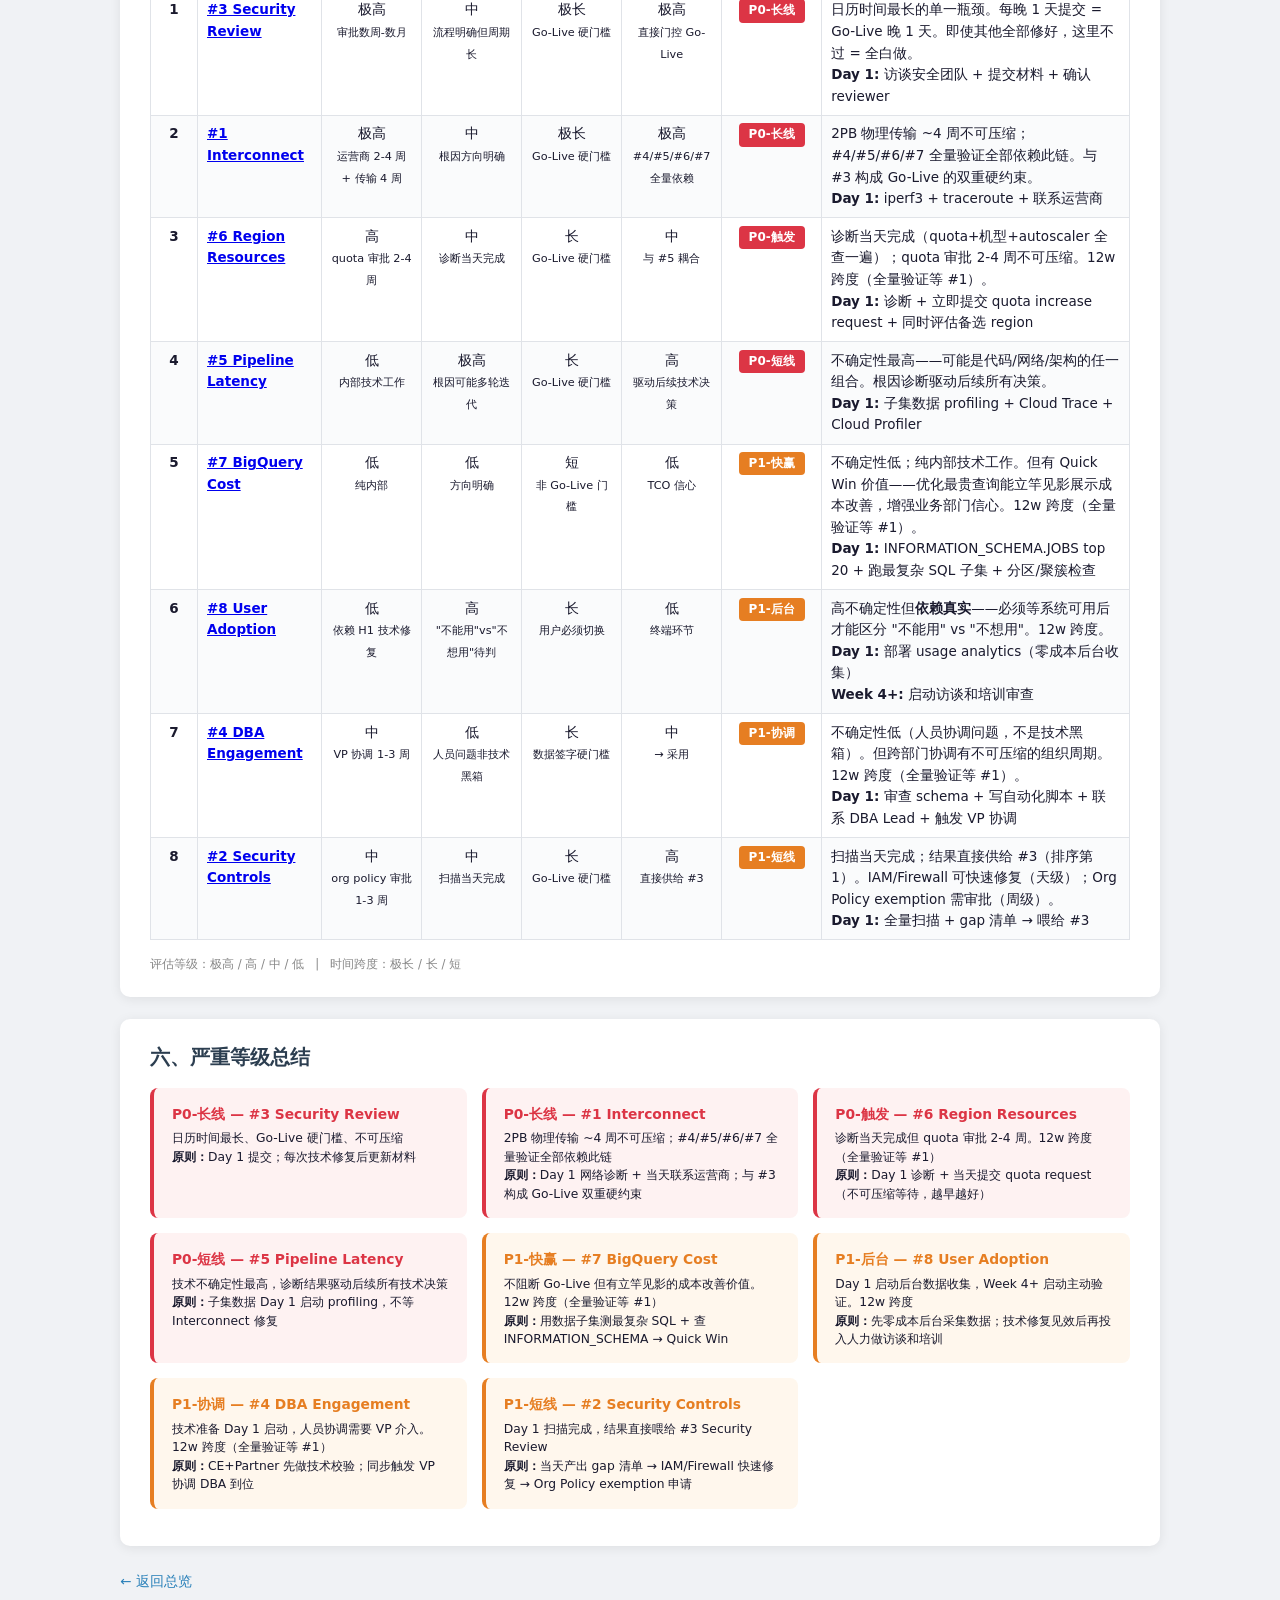
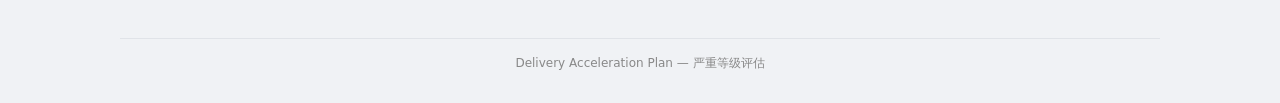
<file: priority.html>
<!DOCTYPE html>
<html lang="zh-CN">
<head>
<meta charset="UTF-8"><meta name="viewport" content="width=device-width,initial-scale=1">
<title>严重等级评估 — Delivery Acceleration Plan</title>
<link rel="stylesheet" href="style.css">
<style>
/* Priority page specific styles */
.section-box{background:var(--card);border-radius:var(--radius);box-shadow:var(--shadow);padding:1.5rem 2rem;margin-bottom:1.5rem}
.section-box h2{margin:0 0 1rem;border-bottom:none;padding-bottom:0}
.insight{background:#eff6ff;border-left:4px solid #2563eb;padding:.8rem 1.2rem;border-radius:0 8px 8px 0;margin:.8rem 0;font-size:.92rem;color:#1e40af}
.insight b{color:#1d4ed8}
.formula{background:#f0fdf4;border:2px dashed #16a34a;border-radius:8px;padding:.8rem 1.2rem;text-align:center;font-size:1rem;color:#15803d;font-weight:600;margin:1rem 0}
/* Dimension table */
.dim-table th{width:auto;white-space:nowrap}
.dim-table td:first-child,.dim-table th:first-child{width:40px;text-align:center}
.dim-table td:nth-child(2),.dim-table th:nth-child(2){width:180px}
/* Priority assessment table */
.pri-table{font-size:.82rem}
.pri-table th,.pri-table td{padding:.5rem .6rem}
.pri-table th{white-space:nowrap;width:auto}
.pri-table tr:nth-child(even) td{background:#fafbfc}
.pri-table td:nth-child(1){text-align:center;font-weight:700;width:30px}
.pri-table td:nth-child(3),.pri-table td:nth-child(4),.pri-table td:nth-child(5),.pri-table td:nth-child(6),.pri-table td:nth-child(7){text-align:center;width:100px;min-width:100px;max-width:100px}
/* False dep table */
.fdep-table td:first-child{font-weight:600;color:#7c3aed;width:240px}
.fdep-table td:nth-child(2){color:#059669}
.fdep-table td:nth-child(3){color:#2563eb}
/* Summary grid */
.summary-grid{display:grid;grid-template-columns:repeat(auto-fill,minmax(280px,1fr));gap:1rem;margin:1rem 0}
.summary-item{border-radius:8px;padding:1rem 1.2rem}
.summary-item h4{margin:0 0 .3rem;font-size:.92rem}
.summary-item p{margin:0;font-size:.82rem;line-height:1.5}
.summary-item.s-p0l,.summary-item.s-p0s,.summary-item.s-p0t{background:#fef2f2;border-left:4px solid #dc3545}
.summary-item.s-p0l h4,.summary-item.s-p0s h4,.summary-item.s-p0t h4{color:#dc3545}
.summary-item.s-p1t,.summary-item.s-p1s,.summary-item.s-p1c{background:#fff7ed;border-left:4px solid #e67e22}
.summary-item.s-p1t h4,.summary-item.s-p1s h4,.summary-item.s-p1c h4{color:#e67e22}
.summary-item.s-p2q{background:#ecfdf5;border-left:4px solid #059669}
.summary-item.s-p2q h4{color:#059669}
.summary-item.s-p2b{background:#faf5ff;border-left:4px solid #9333ea}
.summary-item.s-p2b h4{color:#9333ea}
/* Chain diagram */
.chain-box{background:#1a1a2e;border-radius:var(--radius);padding:1.5rem 2rem;color:#e8e8e8;font-family:"Cascadia Code","Fira Code","Source Code Pro",monospace;font-size:.82rem;line-height:1.8;overflow-x:auto;margin:1rem 0}
.chain-box .chain-label{color:#f9e547;font-weight:700}
.chain-box .chain-dim{color:#6c7a89}
.chain-box .chain-hl{color:#5dade2}
/* Day-1 checklist */
.day1-table td:first-child{text-align:center;font-weight:700;width:30px}
.day1-table td:nth-child(2){font-weight:600}
/* Comparison table */
.cmp-table .up{color:#dc2626;font-weight:700}
.cmp-table .keep{color:#6b7280}
.cmp-table .redef{color:#d97706}
/* Bottleneck callout */
.bottleneck{background:linear-gradient(135deg,#fef3c7,#fde68a);border:2px solid #f59e0b;border-radius:var(--radius);padding:1rem 1.5rem;margin:1rem 0}
.bottleneck b{color:#92400e}
.bottleneck p{margin:.3rem 0;color:#78350f;font-size:.9rem}
/* Decision framework — quadrant */
.quadrant{display:grid;grid-template-columns:1fr 1fr;gap:0;border:2px solid var(--border);border-radius:var(--radius);overflow:hidden;margin:1rem 0;font-size:.85rem}
.quadrant-cell{padding:1rem 1.2rem;position:relative}
.quadrant-cell h4{margin:0 0 .4rem;font-size:.88rem}
.quadrant-cell ul{margin:0;padding-left:1.2rem;line-height:1.6}
.quadrant-cell li{margin-bottom:.2rem}
.q1{background:#fef2f2;border-right:2px solid var(--border);border-bottom:2px solid var(--border)}
.q1 h4{color:#dc2626}
.q2{background:#eff6ff;border-bottom:2px solid var(--border)}
.q2 h4{color:#2563eb}
.q3{background:#fefce8;border-right:2px solid var(--border)}
.q3 h4{color:#ca8a04}
.q4{background:#f0fdf4}
.q4 h4{color:#059669}
.quadrant-axis-x{display:flex;justify-content:space-between;font-size:.72rem;color:var(--text3);font-weight:600;padding:0 .5rem;margin-top:.3rem}
.quadrant-axis-y{display:flex;flex-direction:column;justify-content:space-between;font-size:.72rem;color:var(--text3);font-weight:600;position:absolute;left:-2.5rem;top:0;bottom:0;padding:.5rem 0;writing-mode:vertical-lr;text-orientation:mixed}
/* Decision mapping table */
.decision-map th:first-child{width:200px}
.decision-map td:nth-child(2){font-weight:600;color:#7c3aed;text-align:center;width:120px}
/* Three-tier schedule */
.tier{border-radius:var(--radius);padding:1rem 1.4rem;margin:.8rem 0}
.tier h4{margin:0 0 .5rem;font-size:.92rem;display:flex;align-items:center;gap:.5rem}
.tier-1{background:#fef2f2;border-left:4px solid #dc2626}
.tier-1 h4{color:#dc2626}
.tier-2{background:#eff6ff;border-left:4px solid #2563eb}
.tier-2 h4{color:#2563eb}
.tier-3{background:#f0fdf4;border-left:4px solid #059669}
.tier-3 h4{color:#059669}
.tier table{margin:0}
.tier th,.tier td{font-size:.84rem;padding:.4rem .7rem}
.takeaway{background:linear-gradient(135deg,#1a1a2e,#2c3e50);color:#e8e8e8;border-radius:var(--radius);padding:1.2rem 1.5rem;margin:1.2rem 0;font-size:.95rem;line-height:1.7;text-align:center}
.takeaway b{color:#f9e547}
</style>
</head>
<body>
<div class="nav"><a href="index.html">← 返回总览</a></div>

<div class="page-header">
  <h1>严重等级评估</h1>
  <span class="badge badge-info">基于并行执行策略</span>
</div>
<p class="subtitle">从"先做什么后做什么"转变为"哪条链路晚启动 1 天，Go-Live 就晚 1 天？"</p>

<!-- ===== 一、评估思路 ===== -->
<div class="section-box">
<h2>一、评估思路</h2>
<p>8 条链路 Day 1 全部并行启动，优先级不等于执行顺序。我们关注的核心问题是：</p>

<div class="formula">
  哪条链路晚启动 1 天，Go-Live 就晚 1 天？
</div>

<p style="margin-top:1rem">为此，我们从四个维度综合评估每条链路的资源投入力度和启动时序，确保外部等待尽早触发、高难度链路预留充足缓冲时间、长周期链路不被低估、强依赖链路优先突破。</p>
</div>

<!-- ===== 二、评估维度 ===== -->
<div class="section-box">
<h2>二、评估维度（4 个）</h2>
<table class="dim-table">
<thead>
<tr><th>#</th><th>维度</th><th>定义</th></tr>
</thead>
<tbody>
<tr><td><b>1</b></td><td>紧急程度<br><small>Urgency</small></td><td>外部等待时间越长、越不可压缩，越必须尽早触发——运营商、审批委员会、VP 协调、quota 审批</td></tr>
<tr><td><b>2</b></td><td>推进难度<br><small>Difficulty</small></td><td>根因越不清楚，诊断可能需要的迭代轮次越多，应越早启动、预留越多 buffer</td></tr>
<tr><td><b>3</b></td><td>时间跨度<br><small>Duration</small></td><td>是否是 Go-Live 的硬性前置条件？整体日历时间越长，越不能低估</td></tr>
<tr><td><b>4</b></td><td>依赖强度<br><small>Dependency</small></td><td>此 Blocker 解决后能连锁解锁多少下游工作？依赖越强、牵连越广，越需要先突破</td></tr>
</tbody>
</table>

<div class="formula">
  严重等级由紧急程度、推进难度、时间跨度、依赖强度四个维度综合决定
</div>
</div>


<!-- ===== 四、伪依赖 vs 真依赖 ===== -->
<div class="section-box">
<h2>四、伪依赖 vs 真依赖 — 关键识别</h2>
<table class="fdep-table">
<thead>
<tr><th>表面依赖关系</th><th>为什么是伪依赖</th><th>Day-1 可执行替代方案</th></tr>
</thead>
<tbody>
<tr>
  <td>#1 Interconnect → #5 Pipeline<br><small>"带宽修好才能测 Pipeline"</small></td>
  <td>Pipeline 诊断不需要全量带宽，只有 2PB 全量迁移才需要</td>
  <td>用 Cloud Storage 现有数据做 profiling；子集数据即可定位 5a/5c</td>
</tr>
<tr>
  <td>#5 Pipeline → #6 Region<br><small>"Pipeline 修好才能扩资源"</small></td>
  <td>资源诊断完全独立于 Pipeline，只有 scale-up 负载测试才依赖</td>
  <td>当天就能跑完 quota check + 机型测试 + autoscaler 审计；立即提交 quota 申请</td>
</tr>
<tr>
  <td>#5 Pipeline → BigQuery<br><small>"数据写入后才能优化查询"</small></td>
  <td>BQ 查询效率与 Pipeline 无关，查询优化只需要表结构和样本数据</td>
  <td>用现有数据或子集跑最复杂 SQL；INFORMATION_SCHEMA 分析无需新数据</td>
</tr>
<tr>
  <td>#2 Security Controls → #3 Review<br><small>"安全配置修完才能送审"</small></td>
  <td>审批不必等全部修复再提交，先提交、边做边补</td>
  <td>Day 1 提交现有材料（不等完美）；每次修复后更新材料即可</td>
</tr>
<tr>
  <td>#4 DBA → #8 Adoption<br><small>"数据验证完才能推采用"</small></td>
  <td>采用度 baseline 收集不依赖 DBA，只有 "数据可信" 信号依赖 DBA</td>
  <td>Day 1 就部署 usage analytics；培训完成率、旧系统流量也可同步收集</td>
</tr>
<tr>
  <td>#1~#7 技术修复 → #8 验证<br><small>"系统能用了才能看有没有人用"</small></td>
  <td>使用数据现在就能采集；但区分"不想用"还是"不能用"需要等技术修复后</td>
  <td>登录数、功能使用率、API 调用量——即使系统部分可用，也能观察使用模式</td>
</tr>
</tbody>
</table>
</div>

<!-- ===== 五、优先级评估表 ===== -->
<div class="section-box">
<h2>五、严重等级评估</h2>
<div style="overflow-x:auto">
<table class="pri-table">
<thead>
<tr><th>排序</th><th>Blocker</th><th>紧急程度</th><th>推进难度</th><th>时间跨度</th><th>依赖强度</th><th>严重等级</th><th>排序理由 &amp; Day-1 行动</th></tr>
</thead>
<tbody>
<tr>
  <td>1</td>
  <td><a href="blocker3.html"><b>#3 Security Review</b></a></td>
  <td>极高<br><small>审批数周-数月</small></td>
  <td>中<br><small>流程明确但周期长</small></td>
  <td>极长<br><small>Go-Live 硬门槛</small></td>
  <td>极高<br><small>直接门控 Go-Live</small></td>
  <td><span class="badge badge-p0">P0-长线</span></td>
  <td>日历时间最长的单一瓶颈。每晚 1 天提交 = Go-Live 晚 1 天。即使其他全部修好，这里不过 = 全白做。<br><b>Day 1:</b> 访谈安全团队 + 提交材料 + 确认 reviewer</td>
</tr>
<tr>
  <td>2</td>
  <td><a href="blocker1.html"><b>#1 Interconnect</b></a></td>
  <td>极高<br><small>运营商 2-4 周 + 传输 4 周</small></td>
  <td>中<br><small>根因方向明确</small></td>
  <td>极长<br><small>Go-Live 硬门槛</small></td>
  <td>极高<br><small>#4/#5/#6/#7 全量依赖</small></td>
  <td><span class="badge badge-p0">P0-长线</span></td>
  <td>2PB 物理传输 ~4 周不可压缩；#4/#5/#6/#7 全量验证全部依赖此链。与 #3 构成 Go-Live 的双重硬约束。<br><b>Day 1:</b> iperf3 + traceroute + 联系运营商</td>
</tr>
<tr>
  <td>3</td>
  <td><a href="blocker6.html"><b>#6 Region Resources</b></a></td>
  <td>高<br><small>quota 审批 2-4 周</small></td>
  <td>中<br><small>诊断当天完成</small></td>
  <td>长<br><small>Go-Live 硬门槛</small></td>
  <td>中<br><small>与 #5 耦合</small></td>
  <td><span class="badge badge-p0">P0-触发</span></td>
  <td>诊断当天完成（quota+机型+autoscaler 全查一遍）；quota 审批 2-4 周不可压缩。12w 跨度（全量验证等 #1）。<br><b>Day 1:</b> 诊断 + 立即提交 quota increase request + 同时评估备选 region</td>
</tr>
<tr>
  <td>4</td>
  <td><a href="blocker5.html"><b>#5 Pipeline Latency</b></a></td>
  <td>低<br><small>内部技术工作</small></td>
  <td>极高<br><small>根因可能多轮迭代</small></td>
  <td>长<br><small>Go-Live 硬门槛</small></td>
  <td>高<br><small>驱动后续技术决策</small></td>
  <td><span class="badge badge-p0">P0-短线</span></td>
  <td>不确定性最高——可能是代码/网络/架构的任一组合。根因诊断驱动后续所有决策。<br><b>Day 1:</b> 子集数据 profiling + Cloud Trace + Cloud Profiler</td>
</tr>
<tr>
  <td>5</td>
  <td><a href="blocker7.html"><b>#7 BigQuery Cost</b></a></td>
  <td>低<br><small>纯内部</small></td>
  <td>低<br><small>方向明确</small></td>
  <td>短<br><small>非 Go-Live 门槛</small></td>
  <td>低<br><small>TCO 信心</small></td>
  <td><span class="badge badge-p1">P1-快赢</span></td>
  <td>不确定性低；纯内部技术工作。但有 Quick Win 价值——优化最贵查询能立竿见影展示成本改善，增强业务部门信心。12w 跨度（全量验证等 #1）。<br><b>Day 1:</b> INFORMATION_SCHEMA.JOBS top 20 + 跑最复杂 SQL 子集 + 分区/聚簇检查</td>
</tr>
<tr>
  <td>6</td>
  <td><a href="blocker8.html"><b>#8 User Adoption</b></a></td>
  <td>低<br><small>依赖 H1 技术修复</small></td>
  <td>高<br><small>"不能用"vs"不想用"待判</small></td>
  <td>长<br><small>用户必须切换</small></td>
  <td>低<br><small>终端环节</small></td>
  <td><span class="badge badge-p1">P1-后台</span></td>
  <td>高不确定性但<b>依赖真实</b>——必须等系统可用后才能区分 "不能用" vs "不想用"。12w 跨度。<br><b>Day 1:</b> 部署 usage analytics（零成本后台收集）<br><b>Week 4+:</b> 启动访谈和培训审查</td>
</tr>
<tr>
  <td>7</td>
  <td><a href="blocker4.html"><b>#4 DBA Engagement</b></a></td>
  <td>中<br><small>VP 协调 1-3 周</small></td>
  <td>低<br><small>人员问题非技术黑箱</small></td>
  <td>长<br><small>数据签字硬门槛</small></td>
  <td>中<br><small>→ 采用</small></td>
  <td><span class="badge badge-p1">P1-协调</span></td>
  <td>不确定性低（人员协调问题，不是技术黑箱）。但跨部门协调有不可压缩的组织周期。12w 跨度（全量验证等 #1）。<br><b>Day 1:</b> 审查 schema + 写自动化脚本 + 联系 DBA Lead + 触发 VP 协调</td>
</tr>
<tr>
  <td>8</td>
  <td><a href="blocker2.html"><b>#2 Security Controls</b></a></td>
  <td>中<br><small>org policy 审批 1-3 周</small></td>
  <td>中<br><small>扫描当天完成</small></td>
  <td>长<br><small>Go-Live 硬门槛</small></td>
  <td>高<br><small>直接供给 #3</small></td>
  <td><span class="badge badge-p1">P1-短线</span></td>
  <td>扫描当天完成；结果直接供给 #3（排序第 1）。IAM/Firewall 可快速修复（天级）；Org Policy exemption 需审批（周级）。<br><b>Day 1:</b> 全量扫描 + gap 清单 → 喂给 #3</td>
</tr>
</tbody>
</table>
</div>
<p style="font-size:.78rem;color:var(--text3);margin-top:.5rem">评估等级：极高 / 高 / 中 / 低 &nbsp;&nbsp;|&nbsp;&nbsp; 时间跨度：极长 / 长 / 短</p>
</div>

<!-- ===== 六、优先级分类总结 ===== -->
<div class="section-box">
<h2>六、严重等级总结</h2>
<div class="summary-grid">
  <div class="summary-item s-p0l">
    <h4>P0-长线 &mdash; #3 Security Review</h4>
    <p>日历时间最长、Go-Live 硬门槛、不可压缩<br><b>原则：</b>Day 1 提交；每次技术修复后更新材料</p>
  </div>
  <div class="summary-item s-p0l">
    <h4>P0-长线 &mdash; #1 Interconnect</h4>
    <p>2PB 物理传输 ~4 周不可压缩；#4/#5/#6/#7 全量验证全部依赖此链<br><b>原则：</b>Day 1 网络诊断 + 当天联系运营商；与 #3 构成 Go-Live 双重硬约束</p>
  </div>
  <div class="summary-item s-p0t">
    <h4>P0-触发 &mdash; #6 Region Resources</h4>
    <p>诊断当天完成但 quota 审批 2-4 周。12w 跨度（全量验证等 #1）<br><b>原则：</b>Day 1 诊断 + 当天提交 quota request（不可压缩等待，越早越好）</p>
  </div>
  <div class="summary-item s-p0s">
    <h4>P0-短线 &mdash; #5 Pipeline Latency</h4>
    <p>技术不确定性最高，诊断结果驱动后续所有技术决策<br><b>原则：</b>子集数据 Day 1 启动 profiling，不等 Interconnect 修复</p>
  </div>
  <div class="summary-item s-p1s">
    <h4>P1-快赢 &mdash; #7 BigQuery Cost</h4>
    <p>不阻断 Go-Live 但有立竿见影的成本改善价值。12w 跨度（全量验证等 #1）<br><b>原则：</b>用数据子集测最复杂 SQL + 查 INFORMATION_SCHEMA → Quick Win</p>
  </div>
  <div class="summary-item s-p1c">
    <h4>P1-后台 &mdash; #8 User Adoption</h4>
    <p>Day 1 启动后台数据收集，Week 4+ 启动主动验证。12w 跨度<br><b>原则：</b>先零成本后台采集数据；技术修复见效后再投入人力做访谈和培训</p>
  </div>
  <div class="summary-item s-p1c">
    <h4>P1-协调 &mdash; #4 DBA Engagement</h4>
    <p>技术准备 Day 1 启动，人员协调需要 VP 介入。12w 跨度（全量验证等 #1）<br><b>原则：</b>CE+Partner 先做技术校验；同步触发 VP 协调 DBA 到位</p>
  </div>
  <div class="summary-item s-p1s">
    <h4>P1-短线 &mdash; #2 Security Controls</h4>
    <p>Day 1 扫描完成，结果直接喂给 #3 Security Review<br><b>原则：</b>当天产出 gap 清单 → IAM/Firewall 快速修复 → Org Policy exemption 申请</p>
  </div>
</div>
</div>

<div class="nav" style="margin-top:1rem"><a href="index.html">← 返回总览</a></div>
<div class="footer">Delivery Acceleration Plan — 严重等级评估</div>
</body>
</html>
</file>
<file: style.css>
/* ===== Base ===== */
*,*::before,*::after{box-sizing:border-box;margin:0;padding:0}
:root{
  --bg:#f0f2f5;--card:#fff;--border:#e0e3e8;
  --text:#1a1a2e;--text2:#555;--text3:#888;
  --p0:#dc3545;--p1:#e67e22;--p2:#27ae60;
  --accent:#2c3e50;--link:#2980b9;
  --shadow:0 2px 12px rgba(0,0,0,.08);
  --radius:10px;
}
html{font-size:15px}
body{font-family:"Segoe UI","Microsoft YaHei","PingFang SC",system-ui,sans-serif;background:var(--bg);color:var(--text);line-height:1.6;padding:2rem;max-width:1100px;margin:0 auto}

/* ===== Typography ===== */
h1{font-size:1.8rem;color:var(--accent);margin-bottom:.3rem}
h2{font-size:1.3rem;color:var(--accent);margin:2rem 0 1rem;padding-bottom:.4rem;border-bottom:2px solid var(--border)}
h3{font-size:1.05rem;color:var(--text2);margin:1.2rem 0 .6rem}
p.subtitle{color:var(--text2);margin-bottom:2rem;font-size:.95rem}

/* ===== Badge ===== */
.badge{display:inline-block;padding:2px 10px;border-radius:4px;font-size:.8rem;font-weight:700;color:#fff;vertical-align:middle}
.badge-p0{background:var(--p0)}
.badge-p1{background:var(--p1)}
.badge-p2{background:var(--p2)}
.badge-h3{background:var(--p2)}
.badge-info{background:#17a2b8}

/* ===== Card ===== */
.card{background:var(--card);border-radius:var(--radius);box-shadow:var(--shadow);padding:1.8rem 2rem;margin-bottom:1.5rem}

/* ===== Dependency Diagram ===== */
.diagram-box{background:#1a1a2e;color:#e8e8e8;border-radius:var(--radius);padding:2rem 2.5rem;overflow-x:auto;box-shadow:var(--shadow)}
.diagram-box pre{font-family:"Cascadia Code","Fira Code","Source Code Pro","Consolas",monospace;font-size:.88rem;line-height:1.7;white-space:pre;margin:0}
.diagram-box a{color:#5dade2;text-decoration:none;font-weight:700;transition:color .15s}
.diagram-box a:hover{color:#f9e547;text-decoration:underline}
.diagram-box .dim{color:#6c7a89}
.diagram-box .arrow{color:#7f8c8d}
.diagram-box .label{color:#aab7b8;font-size:.82rem}

/* ===== Table ===== */
table{width:100%;border-collapse:collapse;margin-bottom:.5rem}
table th,table td{padding:.65rem .9rem;text-align:left;border:1px solid var(--border);vertical-align:top;font-size:.9rem}
table th{background:#f7f8fa;color:var(--accent);font-weight:600;white-space:nowrap;width:180px}
table td{color:var(--text)}

/* Section header row */
tr.section-header td{background:var(--accent);color:#fff;font-weight:700;font-size:.95rem;padding:.5rem .9rem;border-color:var(--accent)}
tr.section-header.hyp td{background:#8e44ad}
tr.section-header.disc td{background:#27ae60}
tr.section-header.exec td{background:#e67e22}
tr.section-header.raci td{background:#2980b9}
tr.section-header.risk td{background:#c0392b}

/* Sub-hypothesis rows */
tr.sub-hyp th{background:#fdf2f8;color:#8e44ad;font-weight:600;padding-left:1.4rem}
tr.sub-hyp td{background:#fdf2f8}
tr.validate th{background:#f0fdf4;color:#27ae60;padding-left:2rem;font-size:.85rem}
tr.validate td{background:#f0fdf4;font-size:.85rem}
tr.invalidate th{background:#fef2f2;color:#c0392b;padding-left:2rem;font-size:.85rem}
tr.invalidate td{background:#fef2f2;font-size:.85rem}
tr.fallback th{background:#eff6ff;color:#3498db;padding-left:2rem;font-size:.85rem}
tr.fallback td{background:#eff6ff;font-size:.85rem}

/* ===== Nav ===== */
.nav{margin-bottom:1.5rem}
.nav a{color:var(--link);text-decoration:none;font-size:.9rem}
.nav a:hover{text-decoration:underline}
.nav .sep{color:var(--text3);margin:0 .4rem}

/* ===== Header bar ===== */
.page-header{display:flex;align-items:center;gap:1rem;flex-wrap:wrap;margin-bottom:.3rem}
.page-header h1{margin-bottom:0}

/* ===== Status ===== */
.status{display:inline-block;padding:2px 10px;border-radius:4px;font-size:.8rem;font-weight:600}
.status-active{background:#ffeeba;color:#856404}
.status-stalled{background:#f8d7da;color:#721c24}
.status-tbd{background:#e2e3e5;color:#383d41}
.status-pending{background:#d1ecf1;color:#0c5460}

/* ===== Footer ===== */
.footer{text-align:center;color:var(--text3);font-size:.8rem;margin-top:3rem;padding-top:1rem;border-top:1px solid var(--border)}

/* ===== Critical Path ===== */
.critical-path{background:linear-gradient(135deg,#fff9c4,#fff3e0);border-radius:var(--radius);padding:1.2rem 1.5rem;margin-top:1.5rem;box-shadow:0 2px 12px rgba(0,0,0,.06)}
.critical-path h3{color:#e65100;margin:0 0 .5rem}
.critical-path p{color:#4e342e;font-size:.92rem;margin:0}

/* ===== Index cards grid ===== */
.blocker-grid{display:grid;grid-template-columns:repeat(2,1fr);gap:1rem}
.blocker-card{background:var(--card);border-radius:var(--radius);box-shadow:var(--shadow);padding:.5rem 1rem;transition:transform .15s,box-shadow .15s;text-decoration:none;color:var(--text);display:block;border-left:4px solid var(--border)}
.blocker-card:hover{transform:translateY(-2px);box-shadow:0 6px 20px rgba(0,0,0,.12)}
.blocker-card.p0{border-left-color:var(--p0)}
.blocker-card.p1{border-left-color:var(--p1)}
.blocker-card.p2{border-left-color:var(--p2)}
.blocker-card.h3{border-left-color:var(--p2)}
.blocker-card .card-title{font-weight:700;font-size:.85rem;margin-bottom:.15rem;display:flex;align-items:center;gap:.4rem}
.blocker-card .card-desc{color:var(--text2);font-size:.75rem;line-height:1.4}

/* ===== Gantt Version Panel ===== */
.gv-toolbar{display:flex;gap:.5rem;margin-bottom:.6rem;flex-wrap:wrap}
.gv-btn{padding:.3rem .7rem;font-size:.7rem;border:1px solid #cbd5e1;border-radius:6px;background:#fff;color:#475569;cursor:pointer;transition:all .15s;font-family:inherit}
.gv-btn:hover{background:#f1f5f9;border-color:#94a3b8;color:#1e293b}
.gv-panel{background:#fff;border:1px solid #e2e8f0;border-radius:10px;box-shadow:0 4px 16px rgba(0,0,0,.08);margin-top:.6rem;max-height:360px;overflow:hidden;display:flex;flex-direction:column}
.gv-panel-hdr{padding:.5rem .8rem;font-size:.75rem;font-weight:700;color:#1e293b;border-bottom:1px solid #e2e8f0;display:flex;justify-content:space-between;align-items:center}
.gv-close{cursor:pointer;color:#94a3b8;font-size:.85rem;line-height:1}
.gv-close:hover{color:#ef4444}
.gv-list{overflow-y:auto;flex:1;padding:.4rem 0}
.gv-item{display:flex;align-items:center;gap:.5rem;padding:.35rem .8rem;font-size:.7rem;border-bottom:1px solid #f1f5f9;transition:background .1s}
.gv-item:hover{background:#f8fafc}
.gv-icon{font-size:.8rem;flex-shrink:0;width:16px;text-align:center}
.gv-manual .gv-icon{color:#d97706}
.gv-auto .gv-icon{color:#94a3b8}
.gv-name{flex:1;min-width:0;overflow:hidden;text-overflow:ellipsis;white-space:nowrap;color:#334155}
.gv-auto .gv-name{color:#94a3b8;font-style:italic}
.gv-time{font-size:.62rem;color:#94a3b8;flex-shrink:0;font-family:"Cascadia Code","Fira Code",monospace}
.gv-actions{display:flex;gap:.3rem;flex-shrink:0}
.gv-actions button{padding:.15rem .4rem;font-size:.6rem;border:1px solid #e2e8f0;border-radius:4px;background:#fff;color:#475569;cursor:pointer;transition:all .12s}
.gv-actions .gv-restore:hover{background:#dbeafe;border-color:#93c5fd;color:#1d4ed8}
.gv-actions .gv-del:hover{background:#fee2e2;border-color:#fca5a5;color:#dc2626}
.gv-empty{padding:1.5rem;text-align:center;color:#94a3b8;font-size:.72rem}

/* ===== Blocker Editor ===== */
.blocker-toolbar{display:flex;justify-content:flex-end;align-items:center;gap:.5rem;margin-bottom:.8rem}
.edit-hint{font-size:.75rem;color:var(--text3);margin-right:auto;font-style:italic}
.blocker-textarea{
  width:100%;min-height:600px;padding:1rem 1.2rem;
  font-family:"Cascadia Code","Fira Code","Source Code Pro",Consolas,monospace;
  font-size:.82rem;line-height:1.65;color:var(--text);
  background:var(--card);border:2px solid rgba(41,128,185,.15);border-radius:var(--radius);
  resize:vertical;outline:none;tab-size:2;
}
.blocker-textarea:focus{border-color:var(--link);box-shadow:0 0 0 3px rgba(41,128,185,.1)}
.blocker-editor-actions{display:flex;gap:.5rem;margin-top:.6rem}
.blocker-btn-save{background:var(--link)!important;color:#fff!important;border-color:var(--link)!important}
.blocker-btn-save:hover{background:#1a6ea0!important}
.blocker-btn-reset{color:var(--p0)!important;border-color:rgba(220,53,69,.3)!important}
.blocker-btn-reset:hover{background:rgba(220,53,69,.06)!important}
.gv-btn:disabled{opacity:.35;cursor:default}

/* ===== Inline Cell Editing (contenteditable) ===== */
[data-field],[data-meta]{cursor:text;transition:background .15s ease}
[data-field]:hover,[data-meta]:hover{background:rgba(41,128,185,.04);outline:1px dashed rgba(41,128,185,.2);outline-offset:-1px;border-radius:2px}
.editing{background:rgba(41,128,185,.05)!important;outline:2px solid var(--link)!important;outline-offset:-2px;border-radius:2px;min-height:1.4em}
[contenteditable="true"]:focus{outline:2px solid var(--link);outline-offset:-2px}
.subtitle[data-meta]{display:inline-block;padding:2px 6px;border-radius:var(--radius);cursor:text}
.subtitle[data-meta]:hover{background:rgba(41,128,185,.04);outline:1px dashed rgba(41,128,185,.2);outline-offset:-1px}

/* ===== RAG Highlight Marks ===== */
mark.rag-r{background:#fecaca;border-radius:2px;padding:0 1px;color:#991b1b}
mark.rag-a{background:#fef3c7;border-radius:2px;padding:0 1px;color:#92400e}
mark.rag-g{background:#dcfce7;border-radius:2px;padding:0 1px;color:#166534}

/* ===== RAG Floating Toolbar ===== */
.rag-toolbar{
  position:fixed;display:flex;align-items:center;gap:6px;
  padding:5px 10px;background:#fff;
  border:1px solid var(--border);border-radius:20px;
  box-shadow:0 4px 16px rgba(0,0,0,.12),0 1px 3px rgba(0,0,0,.06);
  z-index:9999;user-select:none;
  animation:rag-pop .15s ease;
}
@keyframes rag-pop{from{opacity:0;transform:translateY(4px) scale(.95)}to{opacity:1;transform:translateY(0) scale(1)}}
.rag-btn{
  width:22px;height:22px;border-radius:50%;border:2px solid transparent;
  cursor:pointer;transition:transform .12s,box-shadow .12s;
  padding:0;display:flex;align-items:center;justify-content:center;
  font-size:0;line-height:1;
}
.rag-btn:hover{transform:scale(1.2);box-shadow:0 0 0 3px rgba(0,0,0,.08)}
.rag-btn:active{transform:scale(.95)}
.rag-btn-r{background:#ef4444;border-color:#fca5a5}
.rag-btn-a{background:#f59e0b;border-color:#fcd34d}
.rag-btn-g{background:#22c55e;border-color:#86efac}
.rag-btn-clear{background:#f3f4f6;border:1.5px solid #d1d5db;font-size:11px;color:#6b7280}
.rag-btn-clear:hover{background:#e5e7eb}
.rag-sep{width:1px;height:16px;background:var(--border);margin:0 2px}

/* ===== Detail page ref column ===== */
.ref-col{width:90px;text-align:center;font-size:.75rem;color:var(--text3);font-family:"Cascadia Code","Fira Code",monospace;vertical-align:middle;letter-spacing:-.02em;line-height:1.6}

/* ===== Print ===== */
@media print{
  .blocker-toolbar,.rag-toolbar{display:none!important}
}

/* ===== Responsive ===== */
@media(max-width:700px){
  body{padding:1rem}
  .diagram-box{padding:1rem;font-size:.75rem}
  table th{width:120px}
}
</file>
